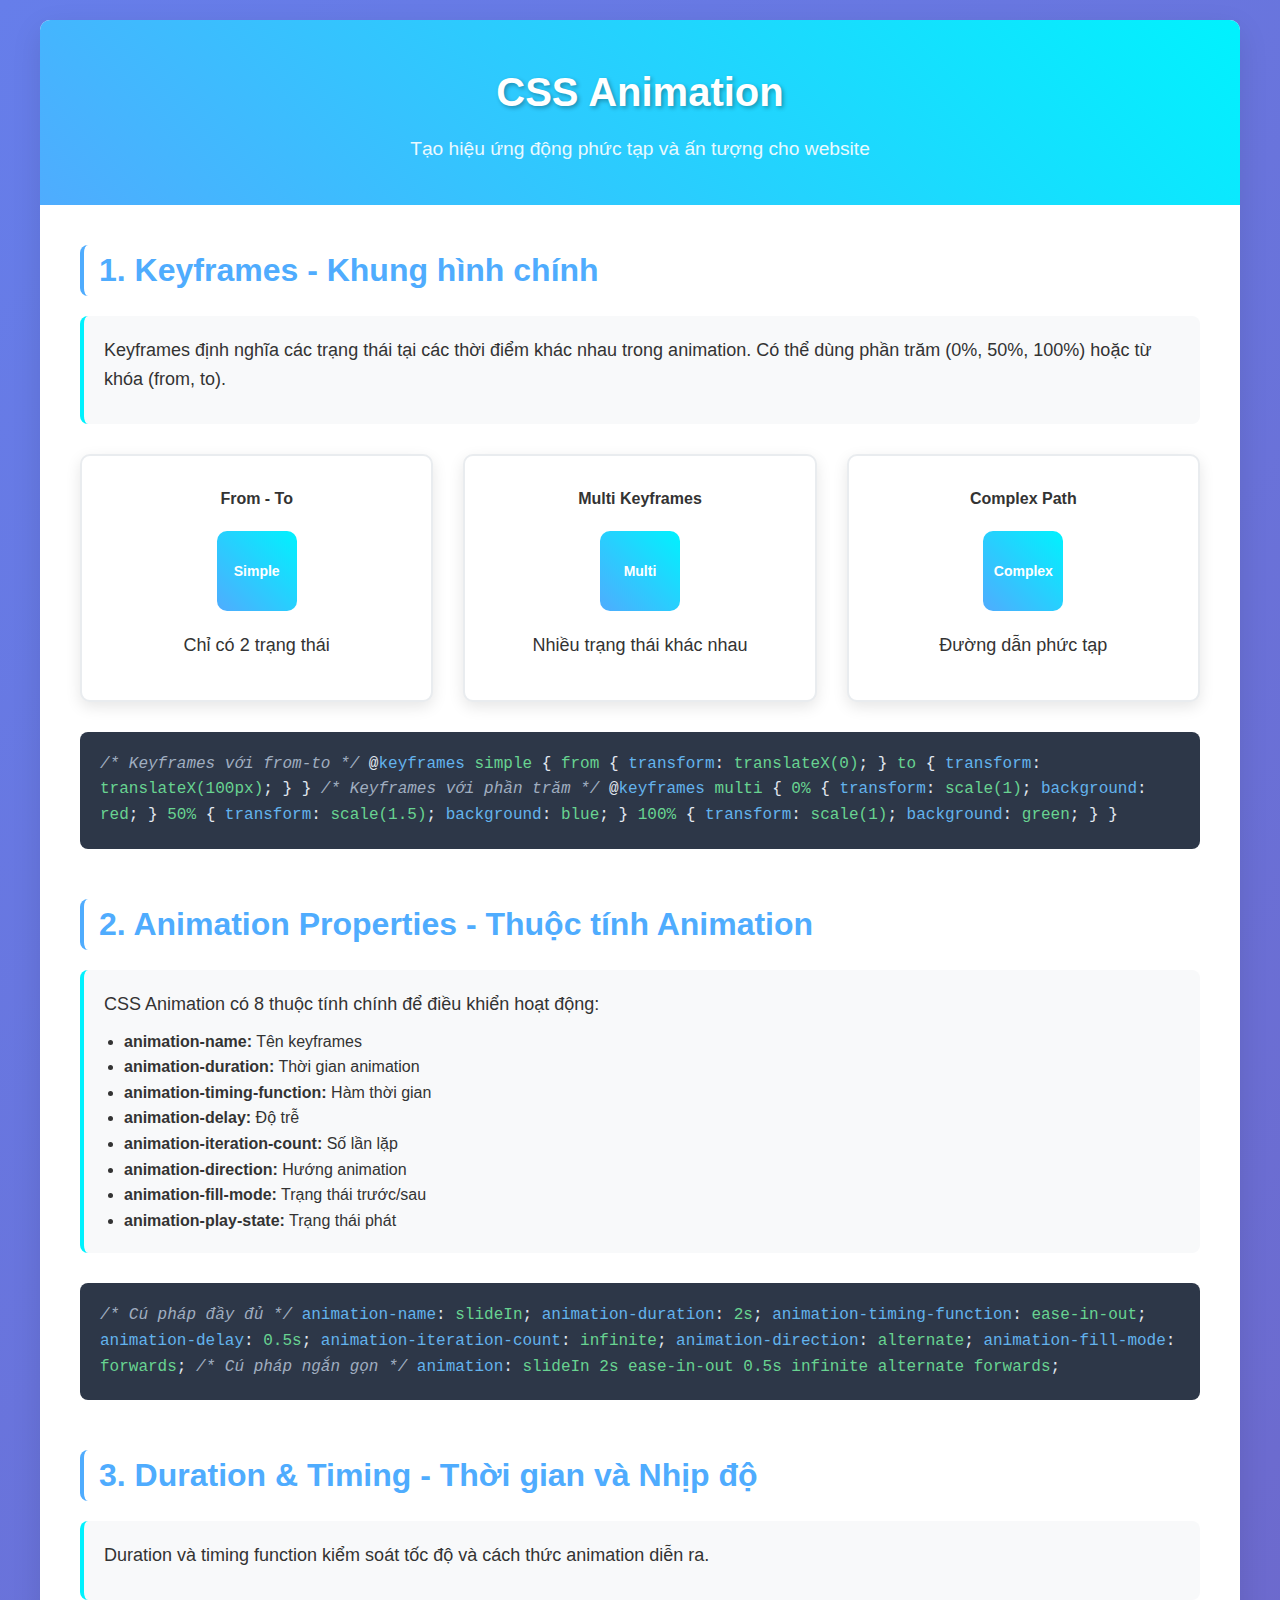
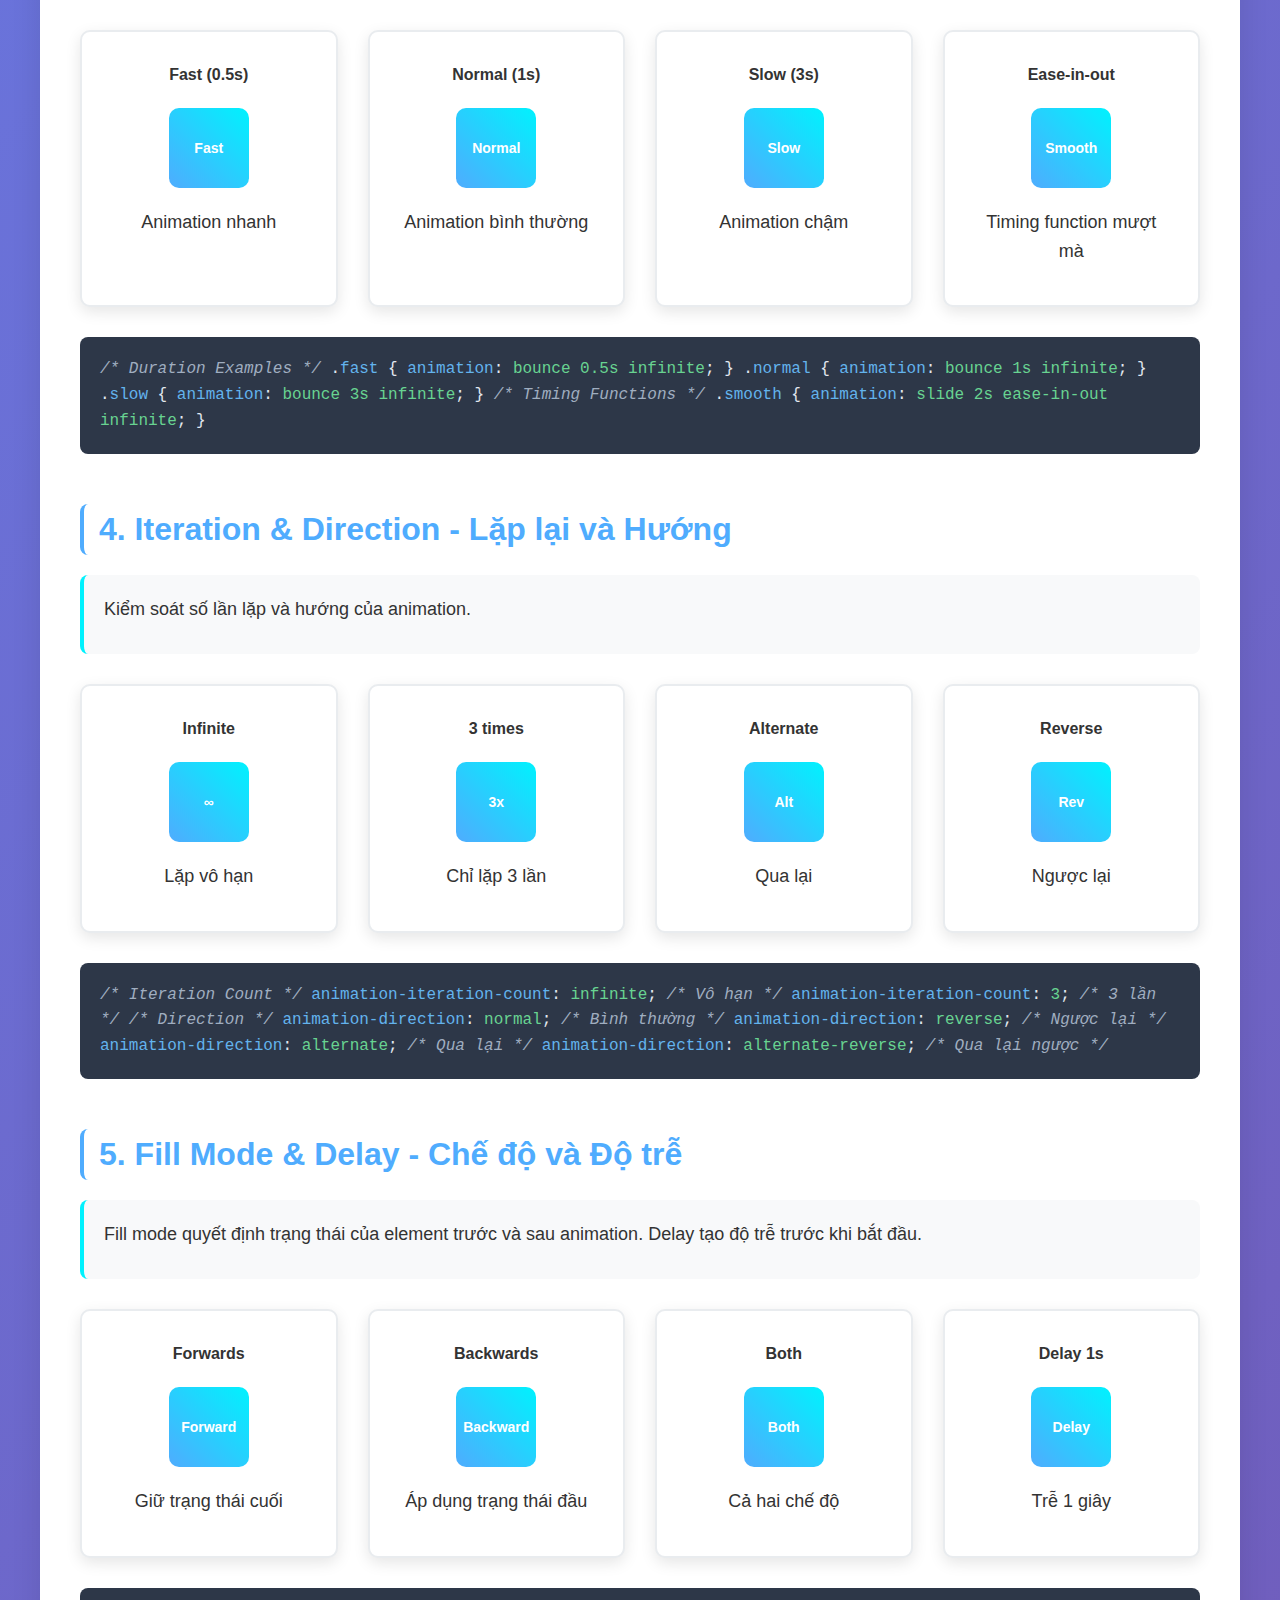
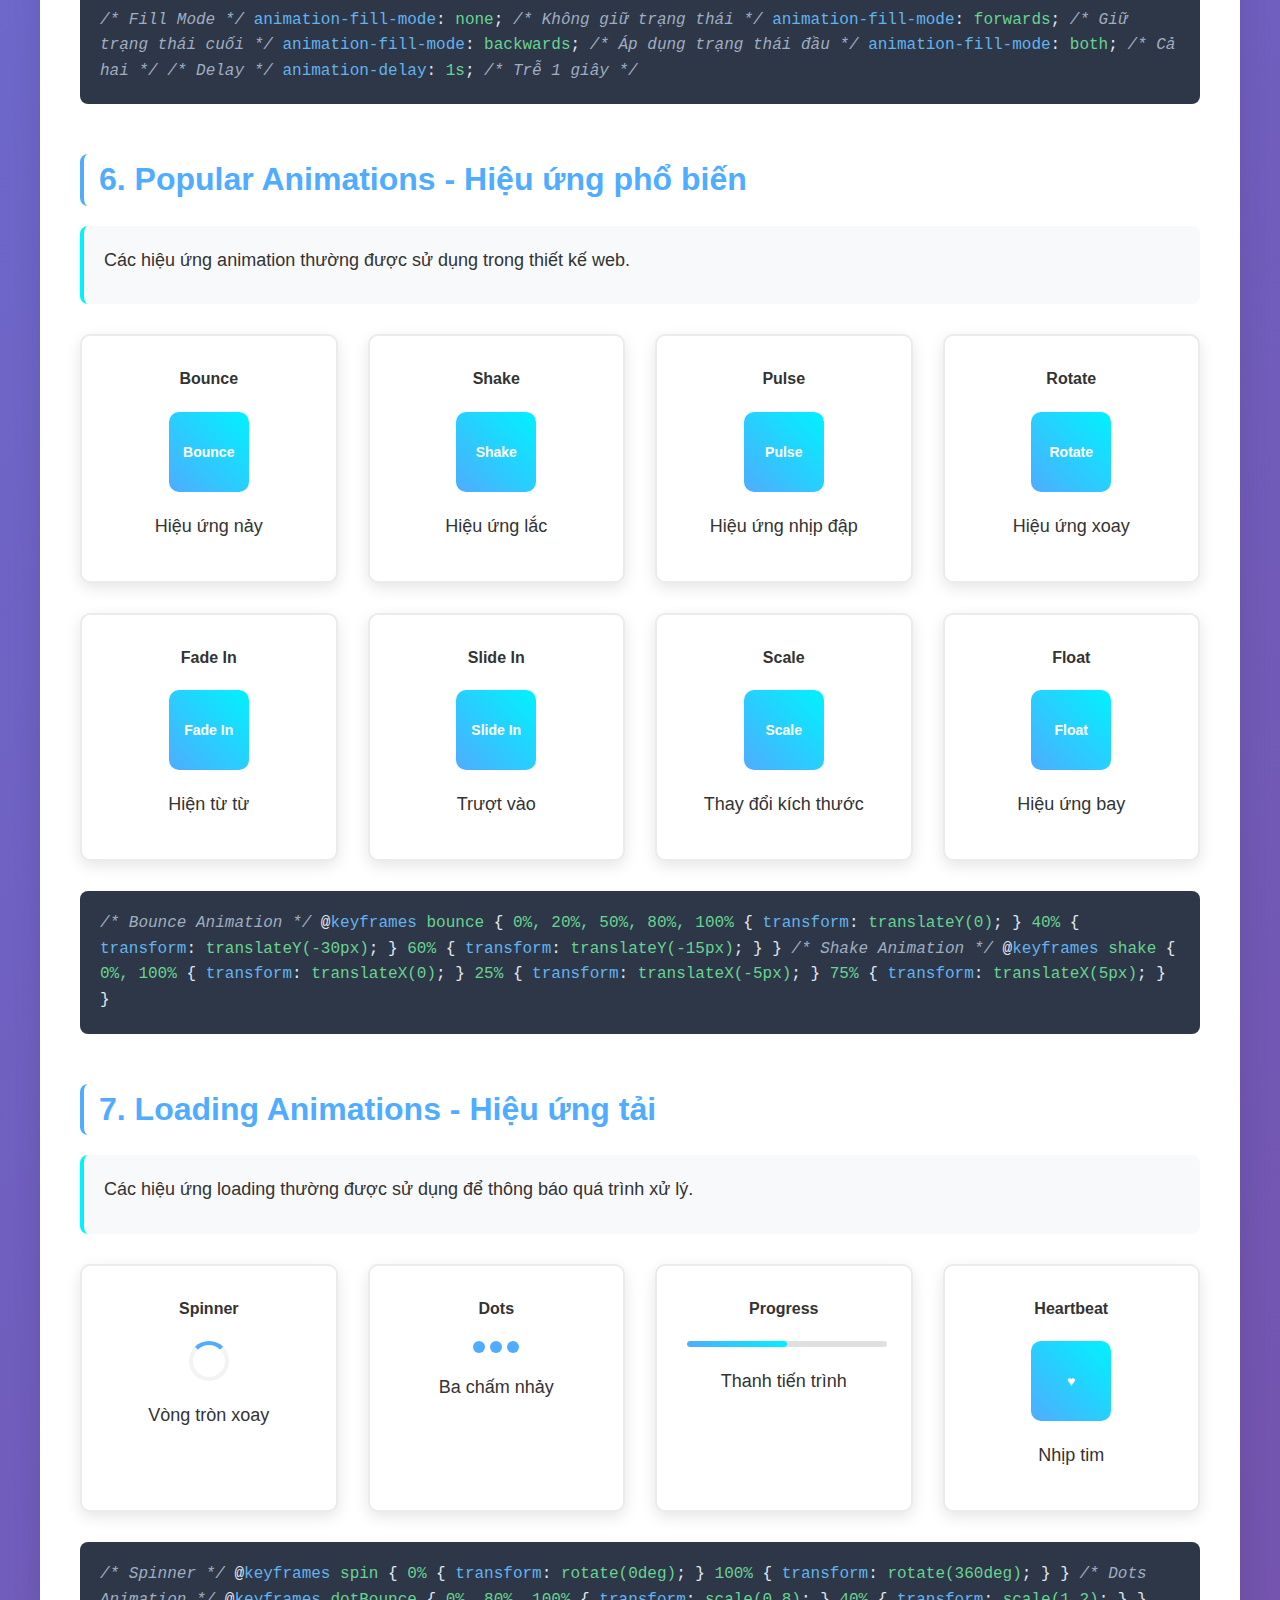
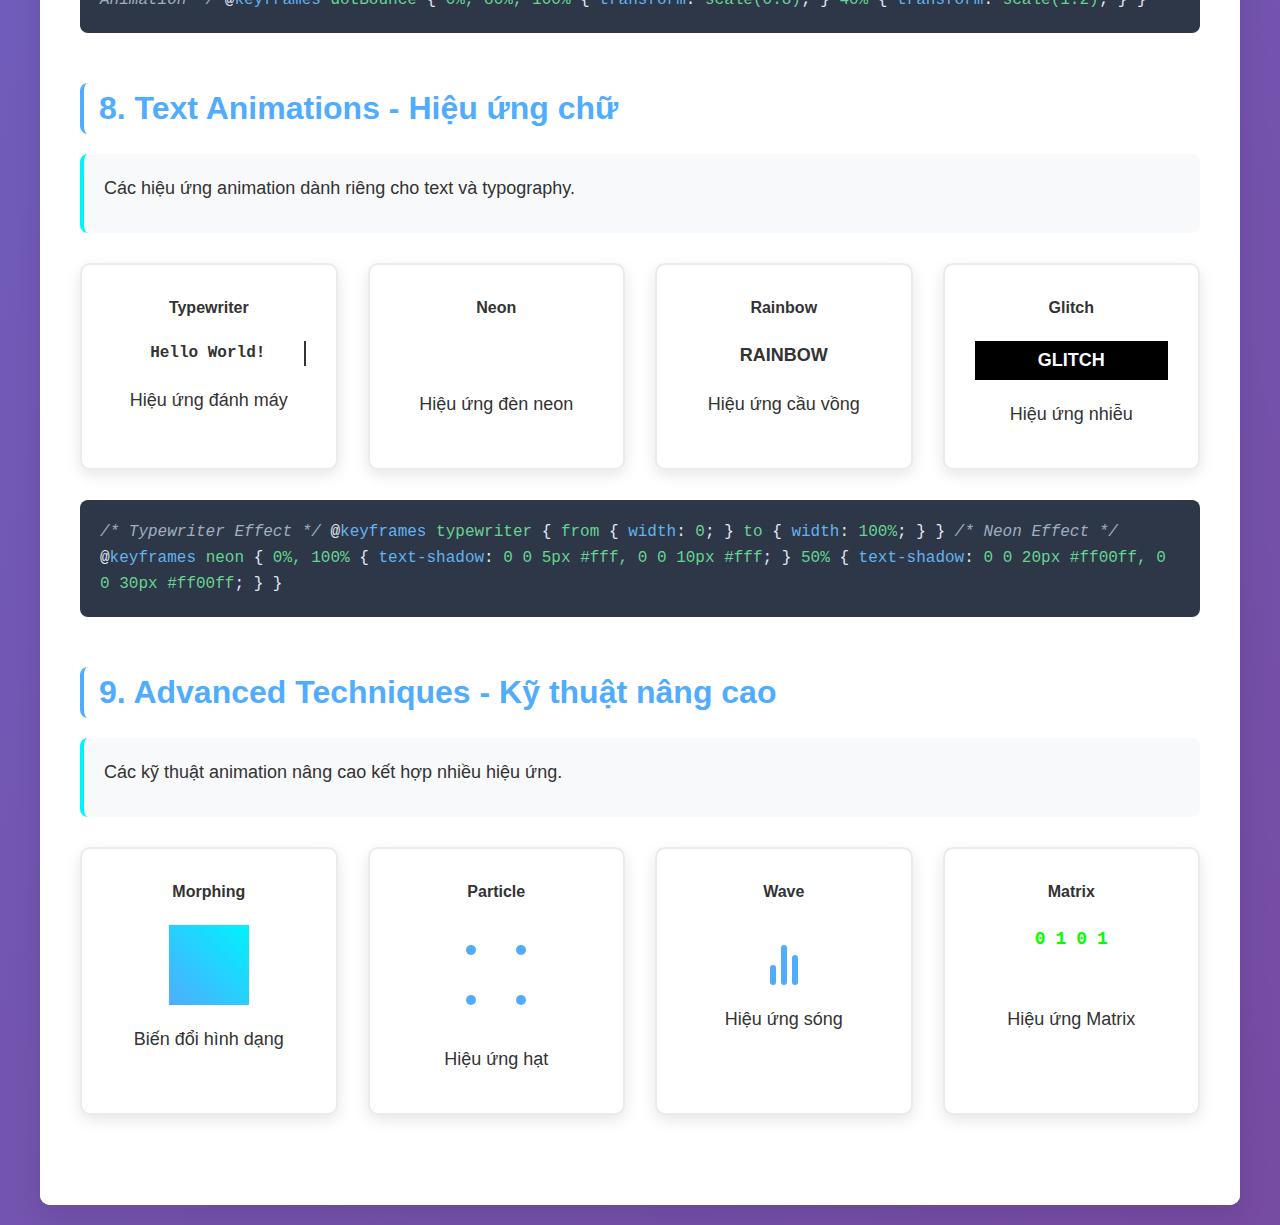
<file: animation.html>
<!DOCTYPE html>
<html lang="vi">
<head>
    <meta charset="UTF-8">
    <meta name="viewport" content="width=device-width, initial-scale=1.0">
    <title>CSS Animation - Hiệu ứng động</title>
    <link rel="stylesheet" href="styles/main.css">
</head>
<body class="animation-page">
    <div class="container">
        <div class="header">
            <h1>CSS Animation</h1>
            <p>Tạo hiệu ứng động phức tạp và ấn tượng cho website</p>
        </div>

        <div class="content">
            <!-- Keyframes -->
            <div class="section">
                <h2>1. Keyframes - Khung hình chính</h2>
                <div class="explanation">
                    <p>Keyframes định nghĩa các trạng thái tại các thời điểm khác nhau trong animation. Có thể dùng phần trăm (0%, 50%, 100%) hoặc từ khóa (from, to).</p>
                </div>

                <div class="demo-container">
                    <div class="demo-box">
                        <h4>From - To</h4>
                        <div class="demo-element keyframe-simple">Simple</div>
                        <p>Chỉ có 2 trạng thái</p>
                    </div>

                    <div class="demo-box">
                        <h4>Multi Keyframes</h4>
                        <div class="demo-element keyframe-multi">Multi</div>
                        <p>Nhiều trạng thái khác nhau</p>
                    </div>

                    <div class="demo-box">
                        <h4>Complex Path</h4>
                        <div class="demo-element keyframe-complex">Complex</div>
                        <p>Đường dẫn phức tạp</p>
                    </div>
                </div>

                <div class="code-example">
<span class="comment">/* Keyframes với from-to */</span>
@<span class="property">keyframes</span> <span class="value">simple</span> {
    <span class="value">from</span> { <span class="property">transform</span>: <span class="value">translateX(0)</span>; }
    <span class="value">to</span> { <span class="property">transform</span>: <span class="value">translateX(100px)</span>; }
}

<span class="comment">/* Keyframes với phần trăm */</span>
@<span class="property">keyframes</span> <span class="value">multi</span> {
    <span class="value">0%</span> { <span class="property">transform</span>: <span class="value">scale(1)</span>; <span class="property">background</span>: <span class="value">red</span>; }
    <span class="value">50%</span> { <span class="property">transform</span>: <span class="value">scale(1.5)</span>; <span class="property">background</span>: <span class="value">blue</span>; }
    <span class="value">100%</span> { <span class="property">transform</span>: <span class="value">scale(1)</span>; <span class="property">background</span>: <span class="value">green</span>; }
}
                </div>
            </div>

            <!-- Animation Properties -->
            <div class="section">
                <h2>2. Animation Properties - Thuộc tính Animation</h2>
                <div class="explanation">
                    <p>CSS Animation có 8 thuộc tính chính để điều khiển hoạt động:</p>
                    <ul style="margin-left: 20px; margin-top: 10px;">
                        <li><strong>animation-name:</strong> Tên keyframes</li>
                        <li><strong>animation-duration:</strong> Thời gian animation</li>
                        <li><strong>animation-timing-function:</strong> Hàm thời gian</li>
                        <li><strong>animation-delay:</strong> Độ trễ</li>
                        <li><strong>animation-iteration-count:</strong> Số lần lặp</li>
                        <li><strong>animation-direction:</strong> Hướng animation</li>
                        <li><strong>animation-fill-mode:</strong> Trạng thái trước/sau</li>
                        <li><strong>animation-play-state:</strong> Trạng thái phát</li>
                    </ul>
                </div>

                <div class="code-example">
<span class="comment">/* Cú pháp đầy đủ */</span>
<span class="property">animation-name</span>: <span class="value">slideIn</span>;
<span class="property">animation-duration</span>: <span class="value">2s</span>;
<span class="property">animation-timing-function</span>: <span class="value">ease-in-out</span>;
<span class="property">animation-delay</span>: <span class="value">0.5s</span>;
<span class="property">animation-iteration-count</span>: <span class="value">infinite</span>;
<span class="property">animation-direction</span>: <span class="value">alternate</span>;
<span class="property">animation-fill-mode</span>: <span class="value">forwards</span>;

<span class="comment">/* Cú pháp ngắn gọn */</span>
<span class="property">animation</span>: <span class="value">slideIn 2s ease-in-out 0.5s infinite alternate forwards</span>;
                </div>
            </div>

            <!-- Duration & Timing -->
            <div class="section">
                <h2>3. Duration & Timing - Thời gian và Nhịp độ</h2>
                <div class="explanation">
                    <p>Duration và timing function kiểm soát tốc độ và cách thức animation diễn ra.</p>
                </div>

                <div class="demo-container">
                    <div class="demo-box">
                        <h4>Fast (0.5s)</h4>
                        <div class="demo-element anim-duration-fast">Fast</div>
                        <p>Animation nhanh</p>
                    </div>

                    <div class="demo-box">
                        <h4>Normal (1s)</h4>
                        <div class="demo-element anim-duration-normal">Normal</div>
                        <p>Animation bình thường</p>
                    </div>

                    <div class="demo-box">
                        <h4>Slow (3s)</h4>
                        <div class="demo-element anim-duration-slow">Slow</div>
                        <p>Animation chậm</p>
                    </div>

                    <div class="demo-box">
                        <h4>Ease-in-out</h4>
                        <div class="demo-element anim-timing-ease">Smooth</div>
                        <p>Timing function mượt mà</p>
                    </div>
                </div>

                <div class="code-example">
<span class="comment">/* Duration Examples */</span>
.<span class="property">fast</span> { <span class="property">animation</span>: <span class="value">bounce 0.5s infinite</span>; }
.<span class="property">normal</span> { <span class="property">animation</span>: <span class="value">bounce 1s infinite</span>; }
.<span class="property">slow</span> { <span class="property">animation</span>: <span class="value">bounce 3s infinite</span>; }

<span class="comment">/* Timing Functions */</span>
.<span class="property">smooth</span> { <span class="property">animation</span>: <span class="value">slide 2s ease-in-out infinite</span>; }
                </div>
            </div>

            <!-- Iteration & Direction -->
            <div class="section">
                <h2>4. Iteration & Direction - Lặp lại và Hướng</h2>
                <div class="explanation">
                    <p>Kiểm soát số lần lặp và hướng của animation.</p>
                </div>

                <div class="demo-container">
                    <div class="demo-box">
                        <h4>Infinite</h4>
                        <div class="demo-element anim-infinite">∞</div>
                        <p>Lặp vô hạn</p>
                    </div>

                    <div class="demo-box">
                        <h4>3 times</h4>
                        <div class="demo-element anim-count-3">3x</div>
                        <p>Chỉ lặp 3 lần</p>
                    </div>

                    <div class="demo-box">
                        <h4>Alternate</h4>
                        <div class="demo-element anim-alternate">Alt</div>
                        <p>Qua lại</p>
                    </div>

                    <div class="demo-box">
                        <h4>Reverse</h4>
                        <div class="demo-element anim-reverse">Rev</div>
                        <p>Ngược lại</p>
                    </div>
                </div>

                <div class="code-example">
<span class="comment">/* Iteration Count */</span>
<span class="property">animation-iteration-count</span>: <span class="value">infinite</span>; <span class="comment">/* Vô hạn */</span>
<span class="property">animation-iteration-count</span>: <span class="value">3</span>; <span class="comment">/* 3 lần */</span>

<span class="comment">/* Direction */</span>
<span class="property">animation-direction</span>: <span class="value">normal</span>; <span class="comment">/* Bình thường */</span>
<span class="property">animation-direction</span>: <span class="value">reverse</span>; <span class="comment">/* Ngược lại */</span>
<span class="property">animation-direction</span>: <span class="value">alternate</span>; <span class="comment">/* Qua lại */</span>
<span class="property">animation-direction</span>: <span class="value">alternate-reverse</span>; <span class="comment">/* Qua lại ngược */</span>
                </div>
            </div>

            <!-- Fill Mode & Delay -->
            <div class="section">
                <h2>5. Fill Mode & Delay - Chế độ và Độ trễ</h2>
                <div class="explanation">
                    <p>Fill mode quyết định trạng thái của element trước và sau animation. Delay tạo độ trễ trước khi bắt đầu.</p>
                </div>

                <div class="demo-container">
                    <div class="demo-box">
                        <h4>Forwards</h4>
                        <div class="demo-element anim-forwards">Forward</div>
                        <p>Giữ trạng thái cuối</p>
                    </div>

                    <div class="demo-box">
                        <h4>Backwards</h4>
                        <div class="demo-element anim-backwards">Backward</div>
                        <p>Áp dụng trạng thái đầu</p>
                    </div>

                    <div class="demo-box">
                        <h4>Both</h4>
                        <div class="demo-element anim-both">Both</div>
                        <p>Cả hai chế độ</p>
                    </div>

                    <div class="demo-box">
                        <h4>Delay 1s</h4>
                        <div class="demo-element anim-delay">Delay</div>
                        <p>Trễ 1 giây</p>
                    </div>
                </div>

                <div class="code-example">
<span class="comment">/* Fill Mode */</span>
<span class="property">animation-fill-mode</span>: <span class="value">none</span>; <span class="comment">/* Không giữ trạng thái */</span>
<span class="property">animation-fill-mode</span>: <span class="value">forwards</span>; <span class="comment">/* Giữ trạng thái cuối */</span>
<span class="property">animation-fill-mode</span>: <span class="value">backwards</span>; <span class="comment">/* Áp dụng trạng thái đầu */</span>
<span class="property">animation-fill-mode</span>: <span class="value">both</span>; <span class="comment">/* Cả hai */</span>

<span class="comment">/* Delay */</span>
<span class="property">animation-delay</span>: <span class="value">1s</span>; <span class="comment">/* Trễ 1 giây */</span>
                </div>
            </div>

            <!-- Popular Animations -->
            <div class="section">
                <h2>6. Popular Animations - Hiệu ứng phổ biến</h2>
                <div class="explanation">
                    <p>Các hiệu ứng animation thường được sử dụng trong thiết kế web.</p>
                </div>

                <div class="demo-container">
                    <div class="demo-box">
                        <h4>Bounce</h4>
                        <div class="demo-element anim-bounce">Bounce</div>
                        <p>Hiệu ứng nảy</p>
                    </div>

                    <div class="demo-box">
                        <h4>Shake</h4>
                        <div class="demo-element anim-shake">Shake</div>
                        <p>Hiệu ứng lắc</p>
                    </div>

                    <div class="demo-box">
                        <h4>Pulse</h4>
                        <div class="demo-element anim-pulse">Pulse</div>
                        <p>Hiệu ứng nhịp đập</p>
                    </div>

                    <div class="demo-box">
                        <h4>Rotate</h4>
                        <div class="demo-element anim-rotate">Rotate</div>
                        <p>Hiệu ứng xoay</p>
                    </div>

                    <div class="demo-box">
                        <h4>Fade In</h4>
                        <div class="demo-element anim-fadeIn">Fade In</div>
                        <p>Hiện từ từ</p>
                    </div>

                    <div class="demo-box">
                        <h4>Slide In</h4>
                        <div class="demo-element anim-slideIn">Slide In</div>
                        <p>Trượt vào</p>
                    </div>

                    <div class="demo-box">
                        <h4>Scale</h4>
                        <div class="demo-element anim-scale">Scale</div>
                        <p>Thay đổi kích thước</p>
                    </div>

                    <div class="demo-box">
                        <h4>Float</h4>
                        <div class="demo-element anim-float">Float</div>
                        <p>Hiệu ứng bay</p>
                    </div>
                </div>

                <div class="code-example">
<span class="comment">/* Bounce Animation */</span>
@<span class="property">keyframes</span> <span class="value">bounce</span> {
    <span class="value">0%, 20%, 50%, 80%, 100%</span> { <span class="property">transform</span>: <span class="value">translateY(0)</span>; }
    <span class="value">40%</span> { <span class="property">transform</span>: <span class="value">translateY(-30px)</span>; }
    <span class="value">60%</span> { <span class="property">transform</span>: <span class="value">translateY(-15px)</span>; }
}

<span class="comment">/* Shake Animation */</span>
@<span class="property">keyframes</span> <span class="value">shake</span> {
    <span class="value">0%, 100%</span> { <span class="property">transform</span>: <span class="value">translateX(0)</span>; }
    <span class="value">25%</span> { <span class="property">transform</span>: <span class="value">translateX(-5px)</span>; }
    <span class="value">75%</span> { <span class="property">transform</span>: <span class="value">translateX(5px)</span>; }
}
                </div>
            </div>

            <!-- Loading Animations -->
            <div class="section">
                <h2>7. Loading Animations - Hiệu ứng tải</h2>
                <div class="explanation">
                    <p>Các hiệu ứng loading thường được sử dụng để thông báo quá trình xử lý.</p>
                </div>

                <div class="demo-container">
                    <div class="demo-box">
                        <h4>Spinner</h4>
                        <div class="demo-spinner"></div>
                        <p>Vòng tròn xoay</p>
                    </div>

                    <div class="demo-box">
                        <h4>Dots</h4>
                        <div class="demo-dots">
                            <div class="dot"></div>
                            <div class="dot"></div>
                            <div class="dot"></div>
                        </div>
                        <p>Ba chấm nhảy</p>
                    </div>

                    <div class="demo-box">
                        <h4>Progress</h4>
                        <div class="demo-progress-anim">
                            <div class="progress-bar"></div>
                        </div>
                        <p>Thanh tiến trình</p>
                    </div>

                    <div class="demo-box">
                        <h4>Heartbeat</h4>
                        <div class="demo-element anim-heartbeat">♥</div>
                        <p>Nhịp tim</p>
                    </div>
                </div>

                <div class="code-example">
<span class="comment">/* Spinner */</span>
@<span class="property">keyframes</span> <span class="value">spin</span> {
    <span class="value">0%</span> { <span class="property">transform</span>: <span class="value">rotate(0deg)</span>; }
    <span class="value">100%</span> { <span class="property">transform</span>: <span class="value">rotate(360deg)</span>; }
}

<span class="comment">/* Dots Animation */</span>
@<span class="property">keyframes</span> <span class="value">dotBounce</span> {
    <span class="value">0%, 80%, 100%</span> { <span class="property">transform</span>: <span class="value">scale(0.8)</span>; }
    <span class="value">40%</span> { <span class="property">transform</span>: <span class="value">scale(1.2)</span>; }
}
                </div>
            </div>

            <!-- Text Animations -->
            <div class="section">
                <h2>8. Text Animations - Hiệu ứng chữ</h2>
                <div class="explanation">
                    <p>Các hiệu ứng animation dành riêng cho text và typography.</p>
                </div>

                <div class="demo-container">
                    <div class="demo-box">
                        <h4>Typewriter</h4>
                        <div class="text-typewriter">Hello World!</div>
                        <p>Hiệu ứng đánh máy</p>
                    </div>

                    <div class="demo-box">
                        <h4>Neon</h4>
                        <div class="text-neon">NEON TEXT</div>
                        <p>Hiệu ứng đèn neon</p>
                    </div>

                    <div class="demo-box">
                        <h4>Rainbow</h4>
                        <div class="text-rainbow">RAINBOW</div>
                        <p>Hiệu ứng cầu vồng</p>
                    </div>

                    <div class="demo-box">
                        <h4>Glitch</h4>
                        <div class="text-glitch" data-text="GLITCH">GLITCH</div>
                        <p>Hiệu ứng nhiễu</p>
                    </div>
                </div>

                <div class="code-example">
<span class="comment">/* Typewriter Effect */</span>
@<span class="property">keyframes</span> <span class="value">typewriter</span> {
    <span class="value">from</span> { <span class="property">width</span>: <span class="value">0</span>; }
    <span class="value">to</span> { <span class="property">width</span>: <span class="value">100%</span>; }
}

<span class="comment">/* Neon Effect */</span>
@<span class="property">keyframes</span> <span class="value">neon</span> {
    <span class="value">0%, 100%</span> { <span class="property">text-shadow</span>: <span class="value">0 0 5px #fff, 0 0 10px #fff</span>; }
    <span class="value">50%</span> { <span class="property">text-shadow</span>: <span class="value">0 0 20px #ff00ff, 0 0 30px #ff00ff</span>; }
}
                </div>
            </div>

            <!-- Advanced Techniques -->
            <div class="section">
                <h2>9. Advanced Techniques - Kỹ thuật nâng cao</h2>
                <div class="explanation">
                    <p>Các kỹ thuật animation nâng cao kết hợp nhiều hiệu ứng.</p>
                </div>

                <div class="demo-container">
                    <div class="demo-box">
                        <h4>Morphing</h4>
                        <div class="demo-morph"></div>
                        <p>Biến đổi hình dạng</p>
                    </div>

                    <div class="demo-box">
                        <h4>Particle</h4>
                        <div class="demo-particle">
                            <div class="particle"></div>
                            <div class="particle"></div>
                            <div class="particle"></div>
                            <div class="particle"></div>
                        </div>
                        <p>Hiệu ứng hạt</p>
                    </div>

                    <div class="demo-box">
                        <h4>Wave</h4>
                        <div class="demo-wave">
                            <div class="wave-line"></div>
                            <div class="wave-line"></div>
                            <div class="wave-line"></div>
                        </div>
                        <p>Hiệu ứng sóng</p>
                    </div>

                    <div class="demo-box">
                        <h4>Matrix</h4>
                        <div class="demo-matrix">
                            <div class="matrix-char">0</div>
                            <div class="matrix-char">1</div>
                            <div class="matrix-char">0</div>
                            <div class="matrix-char">1</div>
                        </div>
                        <p>Hiệu ứng Matrix</p>
                    </div>
                </div>
            </div>

        </div>
    </div>
</body>
</html>
</file>
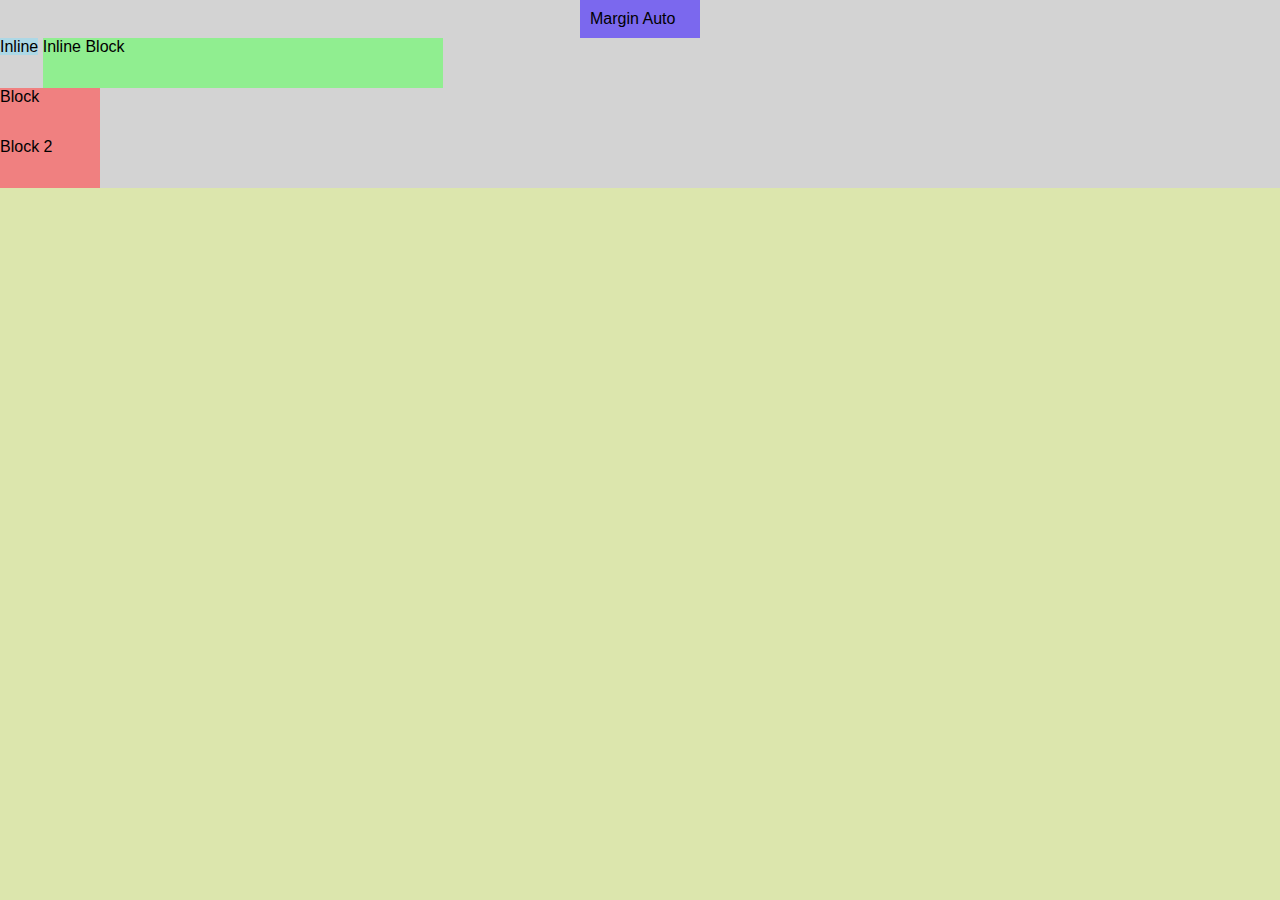
<file: display.html>
<!DOCTYPE html>
<html lang="vi">
	<head>
		<meta charset="UTF-8">
		<meta name="viewport" content="width=device-width, initial-scale=1">
		<title>Draw Your Life - Position</title>
		<link rel="stylesheet" href="styles/style-css.css"> 
	</head>
	<body style="padding: 0;">
		<div id="display-container">
			<div class="margin-auto">Margin Auto</div>
			<div id="display-inline" class="display-item">Inline</div>
			<div id="display-inline-block" class="display-item">Inline Block</div>
			<div id="display-block" class="display-item">Block</div>
			<div id="display-block" class="display-item">Block 2</div>
			<div id="display-none" class="display-item">None</div>
		</div>
	</body>
</html>
</file>
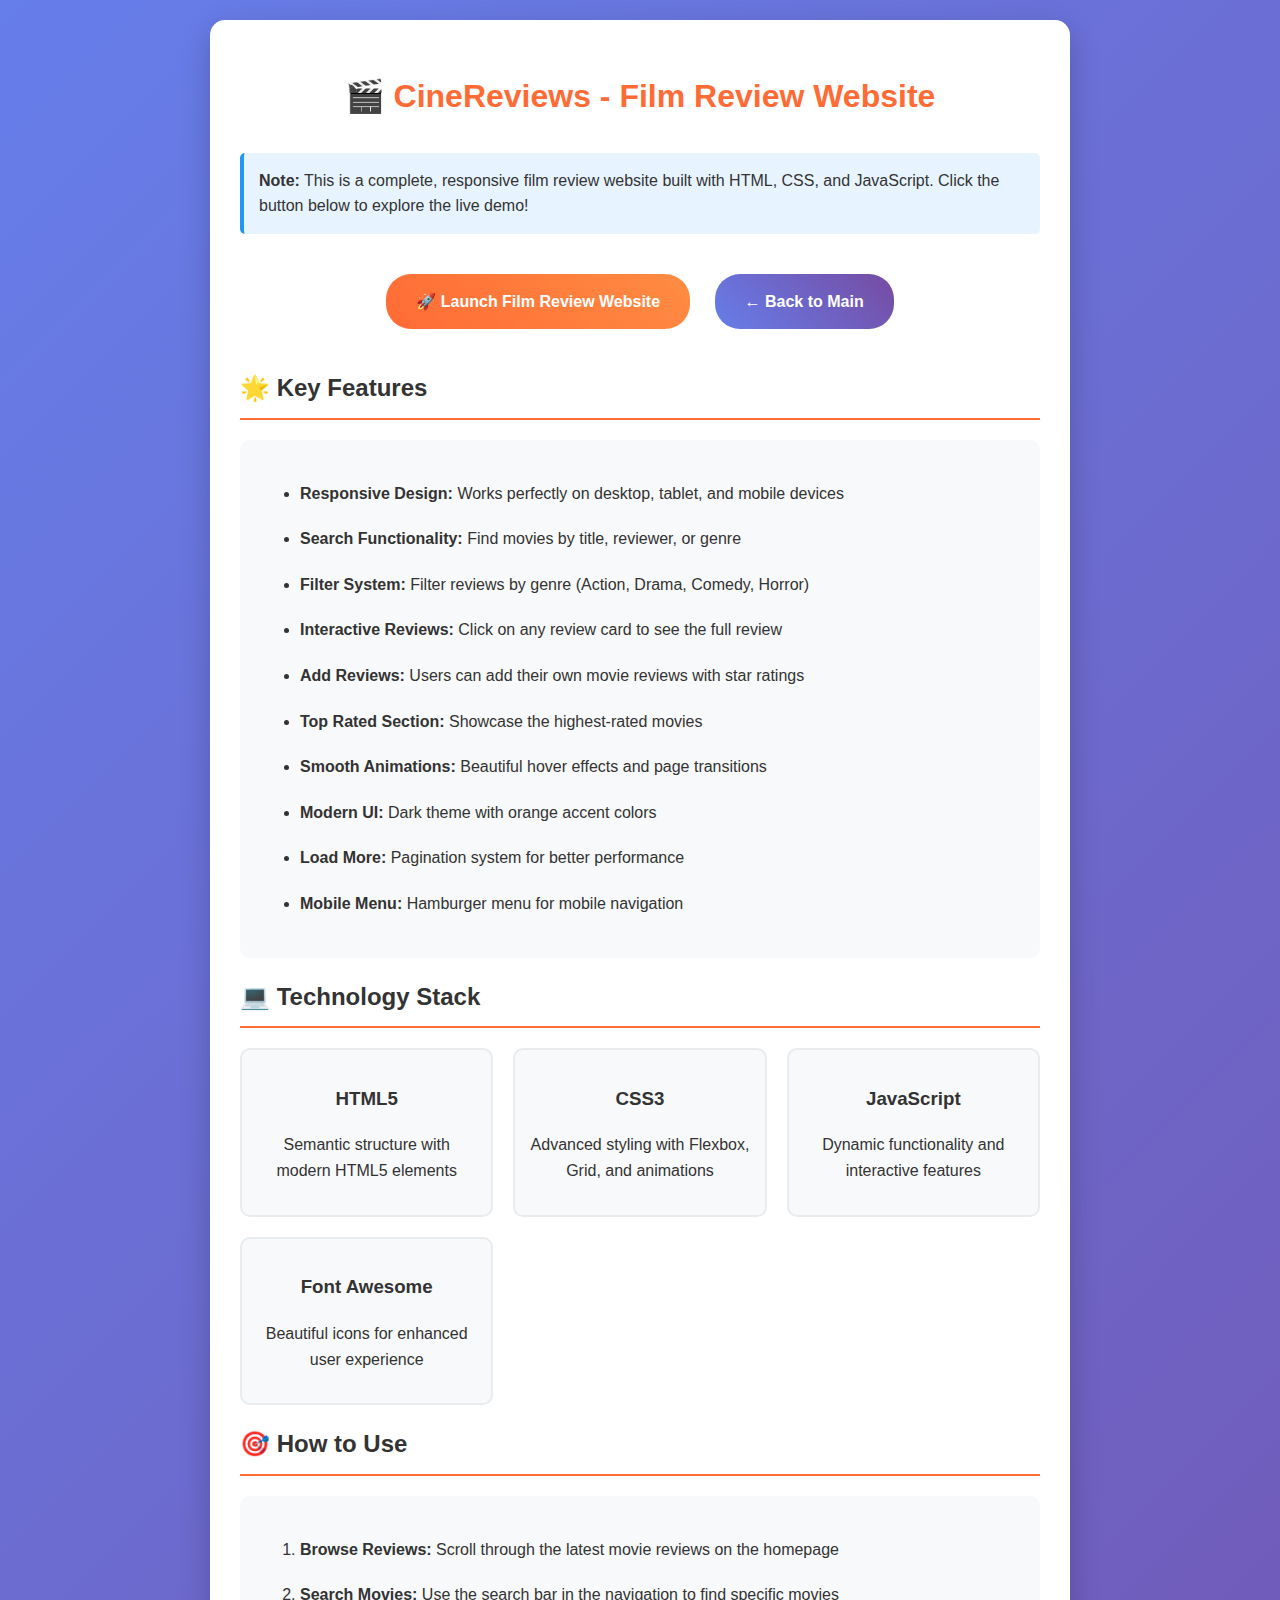
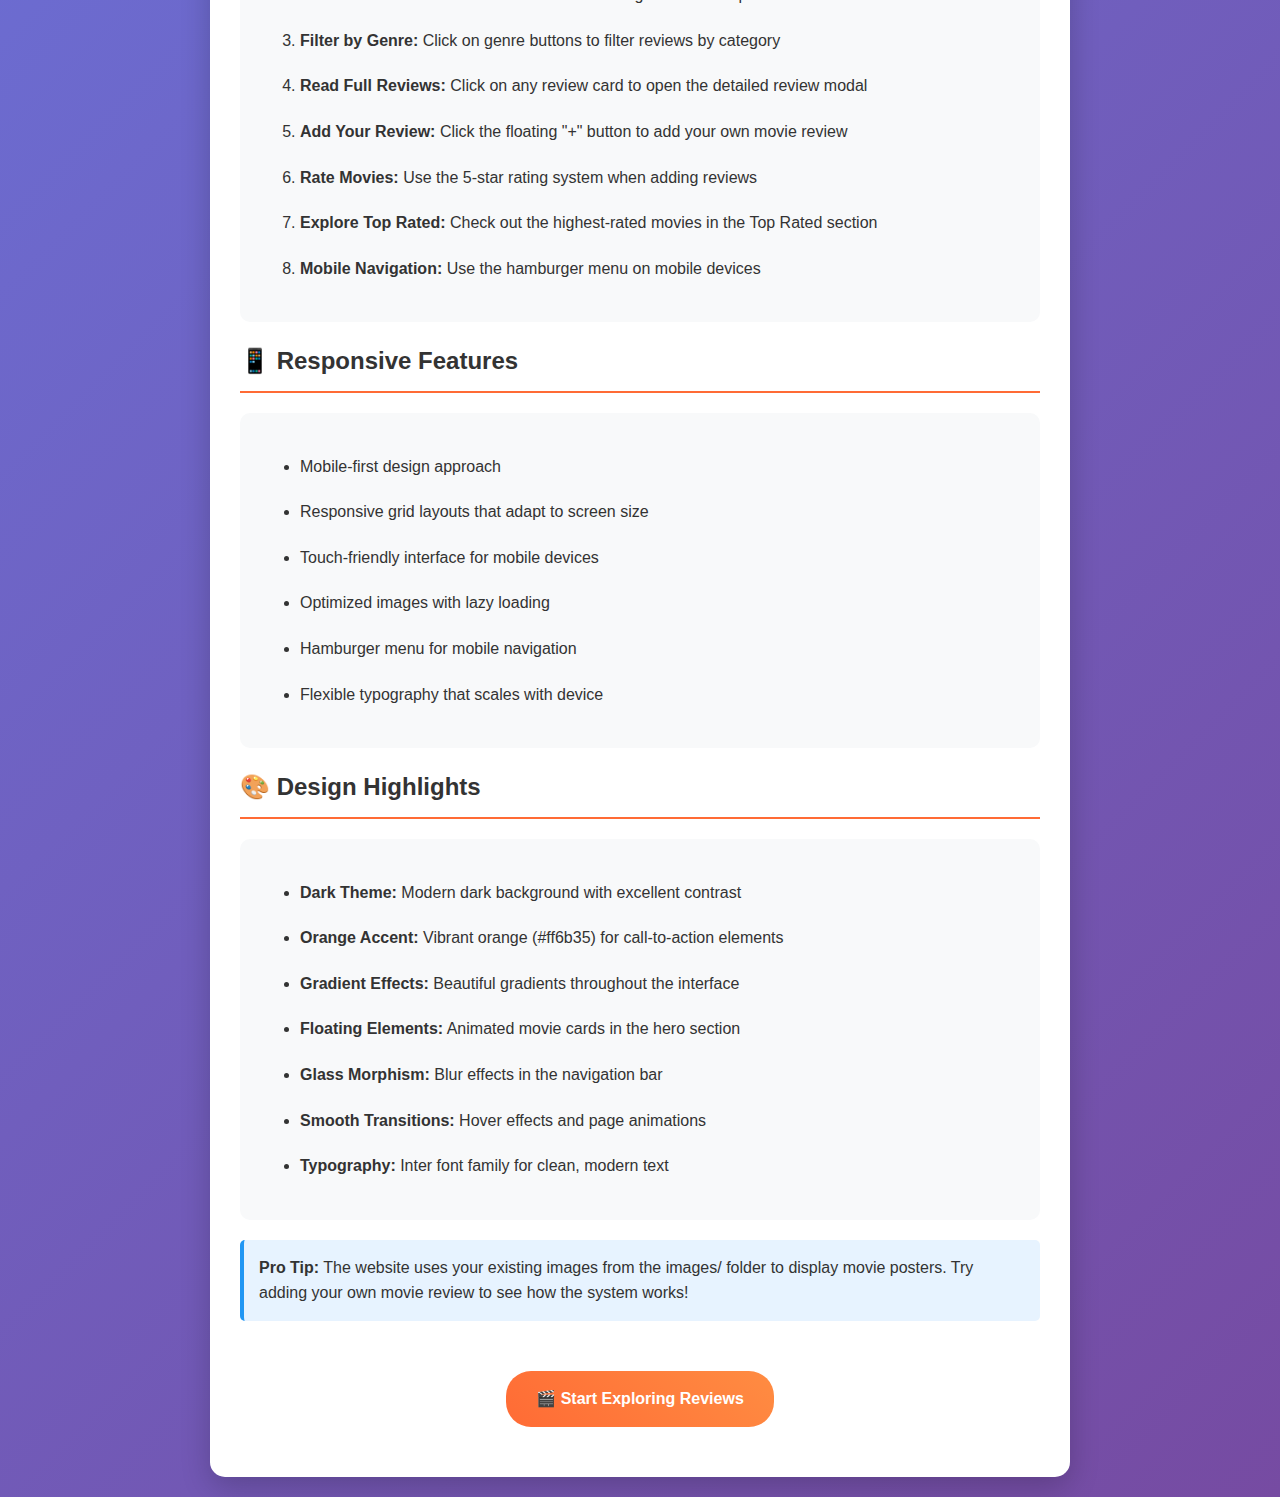
<file: film-review-demo.html>
<!DOCTYPE html>
<html lang="en">
<head>
    <meta charset="UTF-8">
    <meta name="viewport" content="width=device-width, initial-scale=1.0">
    <title>Film Review Website - Demo Guide</title>
    <style>
        body {
            font-family: 'Arial', sans-serif;
            line-height: 1.6;
            margin: 0;
            padding: 20px;
            background: linear-gradient(135deg, #667eea 0%, #764ba2 100%);
            color: #333;
        }
        .container {
            max-width: 800px;
            margin: 0 auto;
            background: white;
            padding: 30px;
            border-radius: 15px;
            box-shadow: 0 10px 30px rgba(0,0,0,0.2);
        }
        h1 {
            color: #ff6b35;
            text-align: center;
            margin-bottom: 30px;
        }
        h2 {
            color: #333;
            border-bottom: 2px solid #ff6b35;
            padding-bottom: 10px;
        }
        .feature-list {
            background: #f8f9fa;
            padding: 20px;
            border-radius: 10px;
            margin: 20px 0;
        }
        .feature-list li {
            margin: 10px 0;
            padding: 5px 0;
        }
        .demo-btn {
            display: inline-block;
            background: linear-gradient(45deg, #ff6b35, #ff8c42);
            color: white;
            padding: 15px 30px;
            text-decoration: none;
            border-radius: 25px;
            font-weight: bold;
            text-align: center;
            margin: 20px 10px;
            transition: transform 0.3s ease;
        }
        .demo-btn:hover {
            transform: translateY(-2px);
        }
        .tech-stack {
            display: grid;
            grid-template-columns: repeat(auto-fit, minmax(200px, 1fr));
            gap: 20px;
            margin: 20px 0;
        }
        .tech-item {
            background: #f8f9fa;
            padding: 15px;
            border-radius: 10px;
            text-align: center;
            border: 2px solid #e9ecef;
        }
        .screenshots {
            text-align: center;
            margin: 30px 0;
        }
        .note {
            background: #e7f3ff;
            border-left: 4px solid #2196F3;
            padding: 15px;
            margin: 20px 0;
            border-radius: 5px;
        }
    </style>
</head>
<body>
    <div class="container">
        <h1>🎬 CineReviews - Film Review Website</h1>
        
        <div class="note">
            <strong>Note:</strong> This is a complete, responsive film review website built with HTML, CSS, and JavaScript. Click the button below to explore the live demo!
        </div>

        <div style="text-align: center;">
            <a href="./film-review.html" class="demo-btn">🚀 Launch Film Review Website</a>
            <a href="./index.html" class="demo-btn" style="background: linear-gradient(45deg, #667eea, #764ba2);">← Back to Main</a>
        </div>

        <h2>🌟 Key Features</h2>
        <div class="feature-list">
            <ul>
                <li><strong>Responsive Design:</strong> Works perfectly on desktop, tablet, and mobile devices</li>
                <li><strong>Search Functionality:</strong> Find movies by title, reviewer, or genre</li>
                <li><strong>Filter System:</strong> Filter reviews by genre (Action, Drama, Comedy, Horror)</li>
                <li><strong>Interactive Reviews:</strong> Click on any review card to see the full review</li>
                <li><strong>Add Reviews:</strong> Users can add their own movie reviews with star ratings</li>
                <li><strong>Top Rated Section:</strong> Showcase the highest-rated movies</li>
                <li><strong>Smooth Animations:</strong> Beautiful hover effects and page transitions</li>
                <li><strong>Modern UI:</strong> Dark theme with orange accent colors</li>
                <li><strong>Load More:</strong> Pagination system for better performance</li>
                <li><strong>Mobile Menu:</strong> Hamburger menu for mobile navigation</li>
            </ul>
        </div>

        <h2>💻 Technology Stack</h2>
        <div class="tech-stack">
            <div class="tech-item">
                <h3>HTML5</h3>
                <p>Semantic structure with modern HTML5 elements</p>
            </div>
            <div class="tech-item">
                <h3>CSS3</h3>
                <p>Advanced styling with Flexbox, Grid, and animations</p>
            </div>
            <div class="tech-item">
                <h3>JavaScript</h3>
                <p>Dynamic functionality and interactive features</p>
            </div>
            <div class="tech-item">
                <h3>Font Awesome</h3>
                <p>Beautiful icons for enhanced user experience</p>
            </div>
        </div>

        <h2>🎯 How to Use</h2>
        <div class="feature-list">
            <ol>
                <li><strong>Browse Reviews:</strong> Scroll through the latest movie reviews on the homepage</li>
                <li><strong>Search Movies:</strong> Use the search bar in the navigation to find specific movies</li>
                <li><strong>Filter by Genre:</strong> Click on genre buttons to filter reviews by category</li>
                <li><strong>Read Full Reviews:</strong> Click on any review card to open the detailed review modal</li>
                <li><strong>Add Your Review:</strong> Click the floating "+" button to add your own movie review</li>
                <li><strong>Rate Movies:</strong> Use the 5-star rating system when adding reviews</li>
                <li><strong>Explore Top Rated:</strong> Check out the highest-rated movies in the Top Rated section</li>
                <li><strong>Mobile Navigation:</strong> Use the hamburger menu on mobile devices</li>
            </ol>
        </div>

        <h2>📱 Responsive Features</h2>
        <div class="feature-list">
            <ul>
                <li>Mobile-first design approach</li>
                <li>Responsive grid layouts that adapt to screen size</li>
                <li>Touch-friendly interface for mobile devices</li>
                <li>Optimized images with lazy loading</li>
                <li>Hamburger menu for mobile navigation</li>
                <li>Flexible typography that scales with device</li>
            </ul>
        </div>

        <h2>🎨 Design Highlights</h2>
        <div class="feature-list">
            <ul>
                <li><strong>Dark Theme:</strong> Modern dark background with excellent contrast</li>
                <li><strong>Orange Accent:</strong> Vibrant orange (#ff6b35) for call-to-action elements</li>
                <li><strong>Gradient Effects:</strong> Beautiful gradients throughout the interface</li>
                <li><strong>Floating Elements:</strong> Animated movie cards in the hero section</li>
                <li><strong>Glass Morphism:</strong> Blur effects in the navigation bar</li>
                <li><strong>Smooth Transitions:</strong> Hover effects and page animations</li>
                <li><strong>Typography:</strong> Inter font family for clean, modern text</li>
            </ul>
        </div>

        <div class="note">
            <strong>Pro Tip:</strong> The website uses your existing images from the images/ folder to display movie posters. Try adding your own movie review to see how the system works!
        </div>

        <div style="text-align: center; margin-top: 30px;">
            <a href="./film-review.html" class="demo-btn">🎬 Start Exploring Reviews</a>
        </div>
    </div>
</body>
</html>
</file>
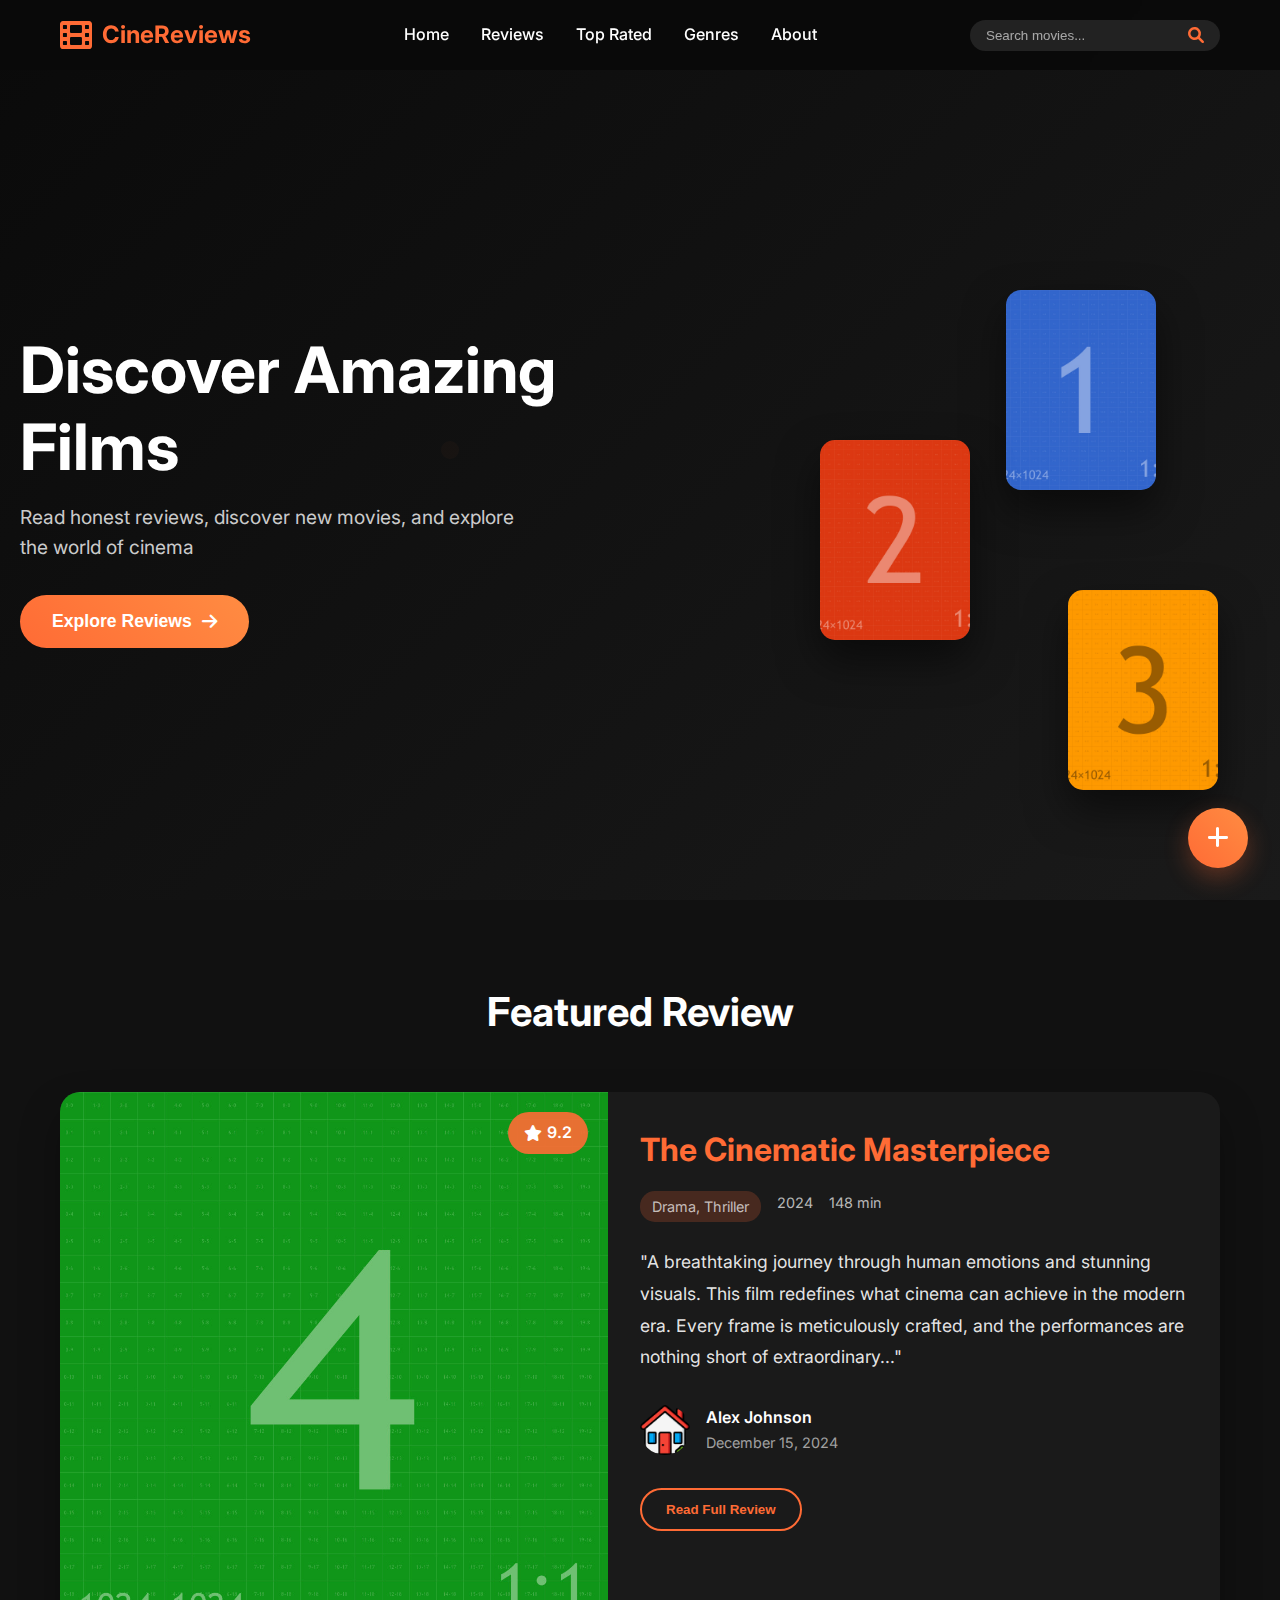
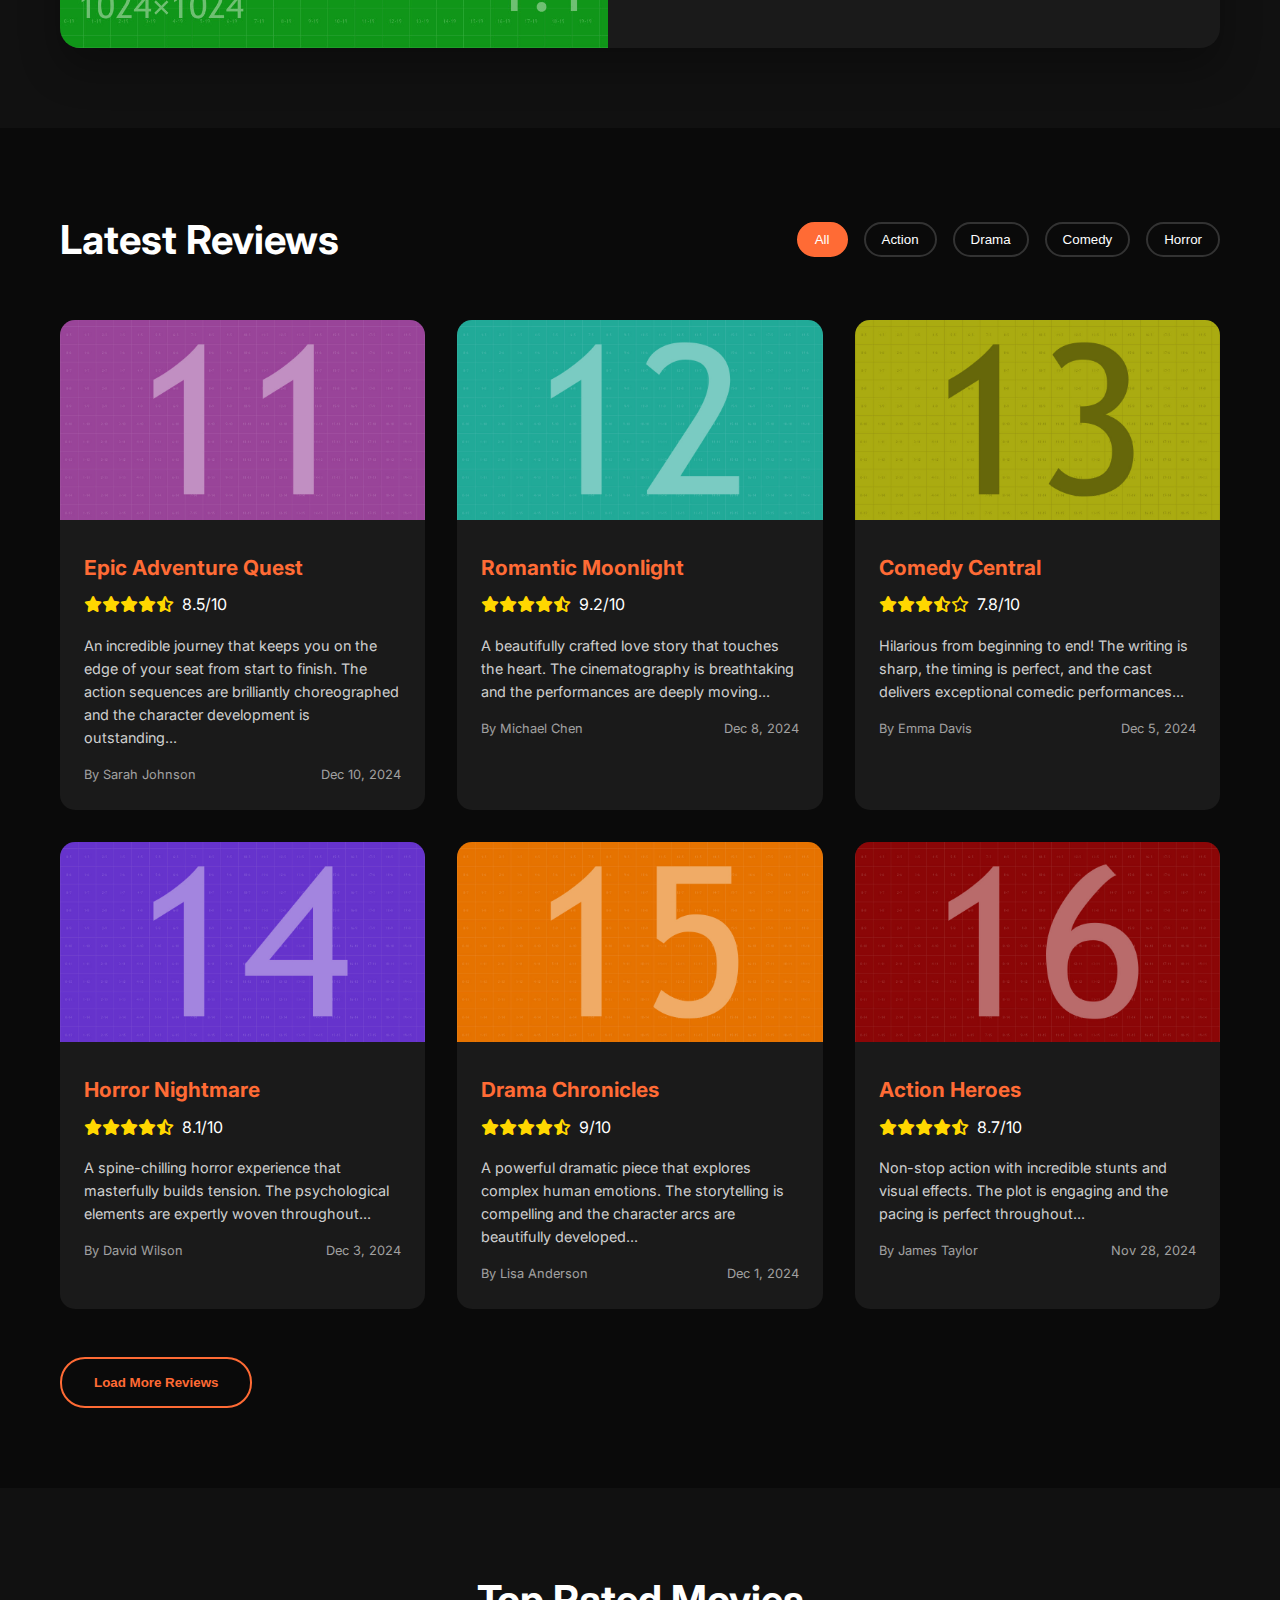
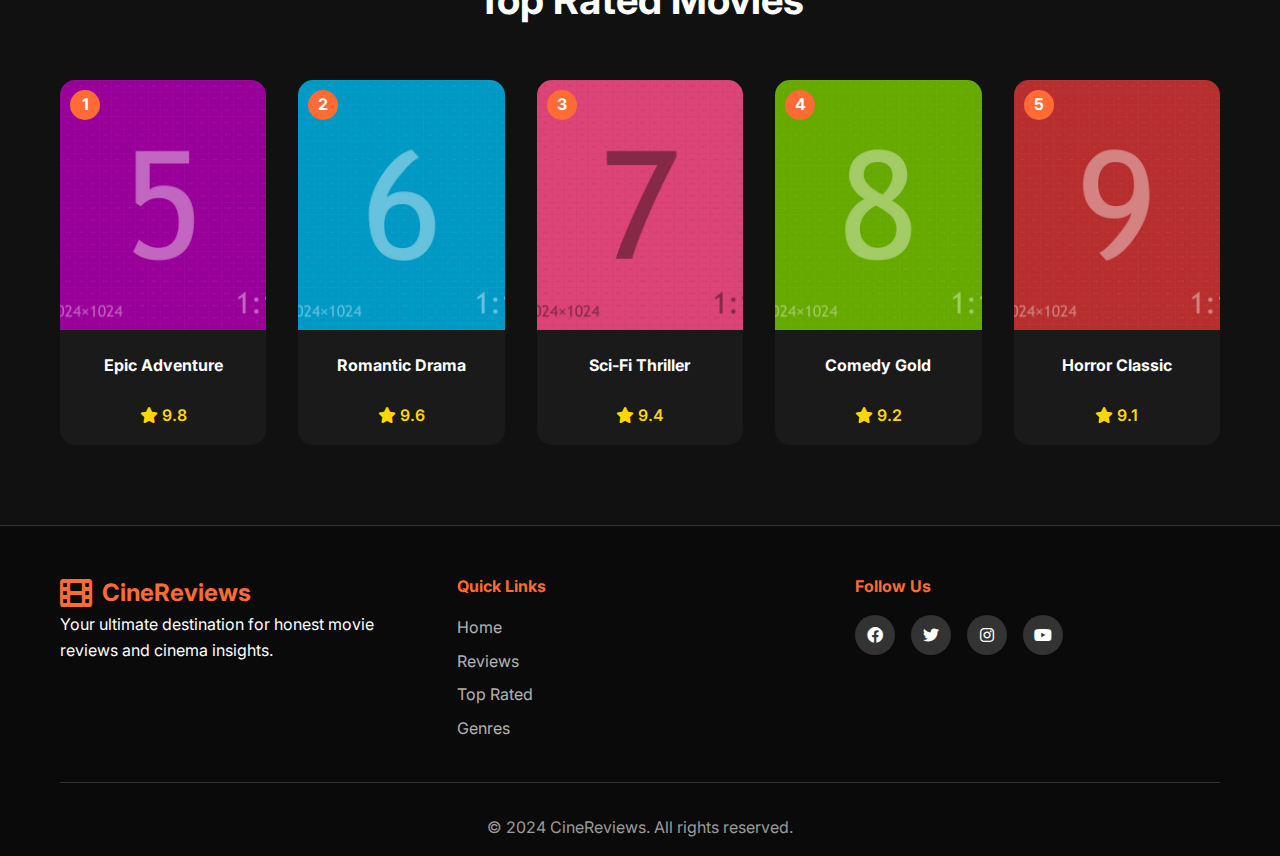
<file: film-review.html>
<!DOCTYPE html>
<html lang="en">
<head>
    <meta charset="UTF-8">
    <meta name="viewport" content="width=device-width, initial-scale=1.0">
    <title>CineReviews - Film Review Website</title>
    <link rel="stylesheet" href="styles/film-review.css">
    <link href="https://fonts.googleapis.com/css2?family=Inter:wght@300;400;500;600;700&display=swap" rel="stylesheet">
    <link rel="stylesheet" href="https://cdnjs.cloudflare.com/ajax/libs/font-awesome/6.0.0/css/all.min.css">
</head>
<body>
    <!-- Header -->
    <header class="header">
        <nav class="navbar">
            <div class="nav-container">
                <div class="logo">
                    <i class="fas fa-film"></i>
                    <span>CineReviews</span>
                </div>
                <ul class="nav-menu">
                    <li><a href="#home" class="nav-link">Home</a></li>
                    <li><a href="#reviews" class="nav-link">Reviews</a></li>
                    <li><a href="#top-rated" class="nav-link">Top Rated</a></li>
                    <li><a href="#genres" class="nav-link">Genres</a></li>
                    <li><a href="#about" class="nav-link">About</a></li>
                </ul>
                <div class="search-box">
                    <input type="text" id="searchInput" placeholder="Search movies...">
                    <i class="fas fa-search"></i>
                </div>
                <div class="hamburger">
                    <span></span>
                    <span></span>
                    <span></span>
                </div>
            </div>
        </nav>
    </header>

    <!-- Hero Section -->
    <section id="home" class="hero">
        <div class="hero-content">
            <h1>Discover Amazing Films</h1>
            <p>Read honest reviews, discover new movies, and explore the world of cinema</p>
            <button class="cta-button" onclick="scrollToSection('reviews')">
                Explore Reviews <i class="fas fa-arrow-right"></i>
            </button>
        </div>
        <div class="hero-image">
            <div class="movie-cards-floating">
                <div class="floating-card card-1">
                    <img src="./images/1.jpg" alt="Movie 1">
                </div>
                <div class="floating-card card-2">
                    <img src="./images/2.jpg" alt="Movie 2">
                </div>
                <div class="floating-card card-3">
                    <img src="./images/3.jpg" alt="Movie 3">
                </div>
            </div>
        </div>
    </section>

    <!-- Featured Review -->
    <section class="featured-review">
        <div class="container">
            <h2>Featured Review</h2>
            <div class="featured-card">
                <div class="featured-image">
                    <img src="./images/4.jpg" alt="Featured Movie">
                    <div class="rating-badge">
                        <i class="fas fa-star"></i>
                        <span>9.2</span>
                    </div>
                </div>
                <div class="featured-content">
                    <h3>The Cinematic Masterpiece</h3>
                    <p class="movie-info">
                        <span class="genre">Drama, Thriller</span>
                        <span class="year">2024</span>
                        <span class="duration">148 min</span>
                    </p>
                    <p class="review-excerpt">
                        "A breathtaking journey through human emotions and stunning visuals. This film redefines what cinema can achieve in the modern era. Every frame is meticulously crafted, and the performances are nothing short of extraordinary..."
                    </p>
                    <div class="reviewer-info">
                        <img src="./images/10751558.png" alt="Reviewer" class="reviewer-avatar">
                        <div>
                            <span class="reviewer-name">Alex Johnson</span>
                            <span class="review-date">December 15, 2024</span>
                        </div>
                    </div>
                    <button class="read-more-btn">Read Full Review</button>
                </div>
            </div>
        </div>
    </section>

    <!-- Movie Reviews Grid -->
    <section id="reviews" class="reviews-section">
        <div class="container">
            <div class="section-header">
                <h2>Latest Reviews</h2>
                <div class="filter-buttons">
                    <button class="filter-btn active" data-filter="all">All</button>
                    <button class="filter-btn" data-filter="action">Action</button>
                    <button class="filter-btn" data-filter="drama">Drama</button>
                    <button class="filter-btn" data-filter="comedy">Comedy</button>
                    <button class="filter-btn" data-filter="horror">Horror</button>
                </div>
            </div>
            
            <div class="reviews-grid" id="reviewsGrid">
                <!-- Reviews will be dynamically loaded here -->
            </div>
            
            <div class="load-more-container">
                <button class="load-more-btn" id="loadMoreBtn">Load More Reviews</button>
            </div>
        </div>
    </section>

    <!-- Top Rated Movies -->
    <section id="top-rated" class="top-rated-section">
        <div class="container">
            <h2>Top Rated Movies</h2>
            <div class="top-rated-grid">
                <div class="top-movie-card">
                    <div class="rank">1</div>
                    <img src="./images/5.jpg" alt="Top Movie 1">
                    <h4>Epic Adventure</h4>
                    <div class="rating">
                        <i class="fas fa-star"></i> 9.8
                    </div>
                </div>
                <div class="top-movie-card">
                    <div class="rank">2</div>
                    <img src="./images/6.jpg" alt="Top Movie 2">
                    <h4>Romantic Drama</h4>
                    <div class="rating">
                        <i class="fas fa-star"></i> 9.6
                    </div>
                </div>
                <div class="top-movie-card">
                    <div class="rank">3</div>
                    <img src="./images/7.jpg" alt="Top Movie 3">
                    <h4>Sci-Fi Thriller</h4>
                    <div class="rating">
                        <i class="fas fa-star"></i> 9.4
                    </div>
                </div>
                <div class="top-movie-card">
                    <div class="rank">4</div>
                    <img src="./images/8.jpg" alt="Top Movie 4">
                    <h4>Comedy Gold</h4>
                    <div class="rating">
                        <i class="fas fa-star"></i> 9.2
                    </div>
                </div>
                <div class="top-movie-card">
                    <div class="rank">5</div>
                    <img src="./images/9.jpg" alt="Top Movie 5">
                    <h4>Horror Classic</h4>
                    <div class="rating">
                        <i class="fas fa-star"></i> 9.1
                    </div>
                </div>
            </div>
        </div>
    </section>

    <!-- Add Review Modal -->
    <div id="addReviewModal" class="modal">
        <div class="modal-content">
            <span class="close">&times;</span>
            <h3>Add Your Review</h3>
            <form id="reviewForm">
                <div class="form-group">
                    <label for="movieTitle">Movie Title</label>
                    <input type="text" id="movieTitle" required>
                </div>
                <div class="form-group">
                    <label for="reviewerName">Your Name</label>
                    <input type="text" id="reviewerName" required>
                </div>
                <div class="form-group">
                    <label for="rating">Rating</label>
                    <div class="star-rating">
                        <i class="fas fa-star" data-rating="1"></i>
                        <i class="fas fa-star" data-rating="2"></i>
                        <i class="fas fa-star" data-rating="3"></i>
                        <i class="fas fa-star" data-rating="4"></i>
                        <i class="fas fa-star" data-rating="5"></i>
                    </div>
                </div>
                <div class="form-group">
                    <label for="reviewText">Your Review</label>
                    <textarea id="reviewText" rows="5" required></textarea>
                </div>
                <button type="submit" class="submit-btn">Submit Review</button>
            </form>
        </div>
    </div>

    <!-- Footer -->
    <footer class="footer">
        <div class="container">
            <div class="footer-content">
                <div class="footer-section">
                    <div class="logo">
                        <i class="fas fa-film"></i>
                        <span>CineReviews</span>
                    </div>
                    <p>Your ultimate destination for honest movie reviews and cinema insights.</p>
                </div>
                <div class="footer-section">
                    <h4>Quick Links</h4>
                    <ul>
                        <li><a href="#home">Home</a></li>
                        <li><a href="#reviews">Reviews</a></li>
                        <li><a href="#top-rated">Top Rated</a></li>
                        <li><a href="#genres">Genres</a></li>
                    </ul>
                </div>
                <div class="footer-section">
                    <h4>Follow Us</h4>
                    <div class="social-links">
                        <a href="#"><i class="fab fa-facebook"></i></a>
                        <a href="#"><i class="fab fa-twitter"></i></a>
                        <a href="#"><i class="fab fa-instagram"></i></a>
                        <a href="#"><i class="fab fa-youtube"></i></a>
                    </div>
                </div>
            </div>
            <div class="footer-bottom">
                <p>&copy; 2024 CineReviews. All rights reserved.</p>
            </div>
        </div>
    </footer>

    <!-- Add Review Button -->
    <button class="floating-add-btn" id="addReviewBtn">
        <i class="fas fa-plus"></i>
    </button>

    <script src="scripts/film-review.js"></script>
</body>
</html>
</file>
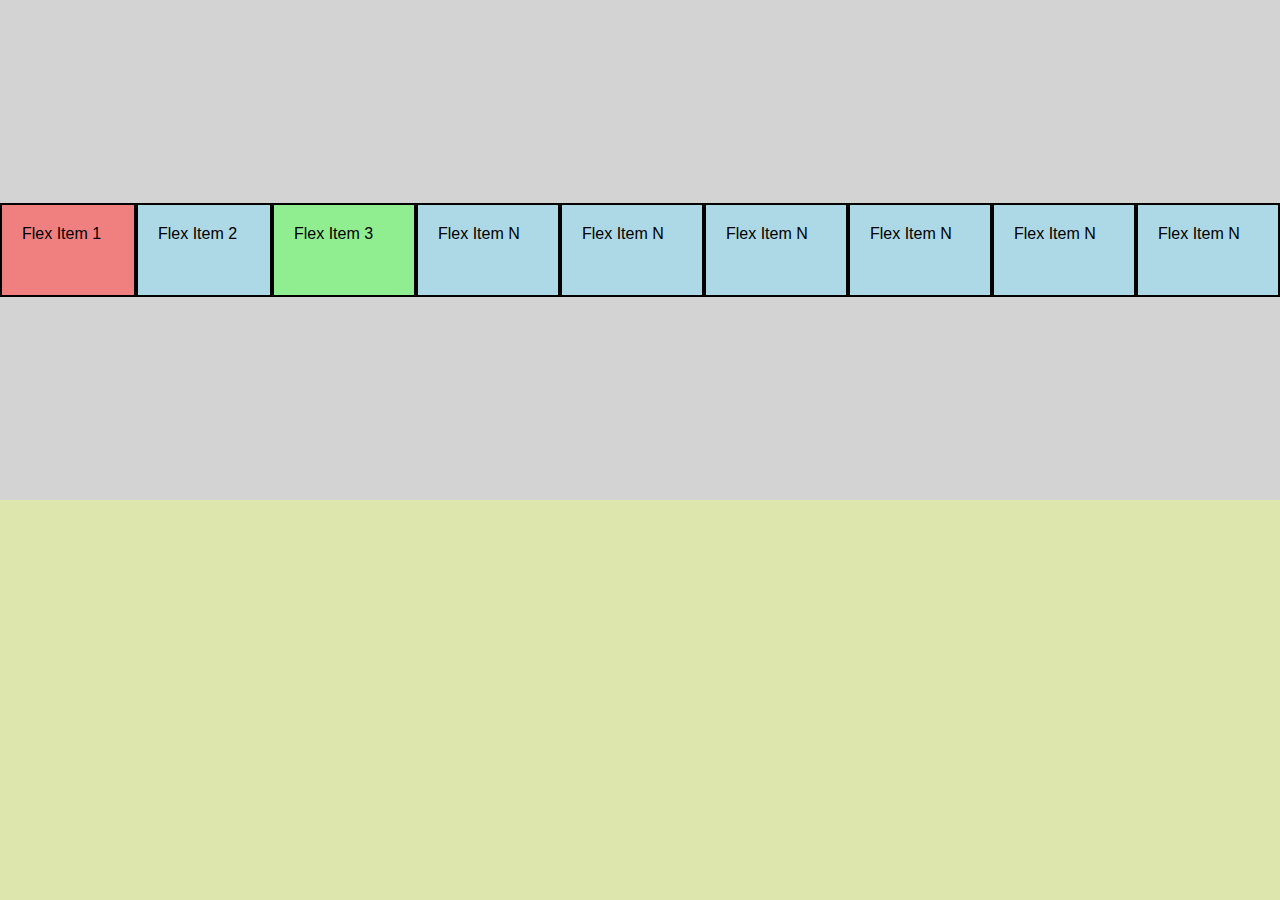
<file: flex-box.html>
<!DOCTYPE html>
<html lang="vi">
	<head>
		<meta charset="UTF-8">
		<meta name="viewport" content="width=device-width, initial-scale=1">
		<title>Draw Your Life - Position</title>
		<link rel="stylesheet" href="styles/style-css.css"> 
	</head>
	<body style="padding: 0;">
		<div class="flex-box-container">
			<div id="flex-item-1" class="flex-item">Flex Item 1</div>
			<div id="flex-item-2" class="flex-item">Flex Item 2</div>
			<div id="flex-item-3" class="flex-item">Flex Item 3</div>
			<div class="flex-item">Flex Item N</div>
			<div class="flex-item">Flex Item N</div>
			<div class="flex-item">Flex Item N</div>
			<div class="flex-item">Flex Item N</div>
			<div class="flex-item">Flex Item N</div>
			<div class="flex-item">Flex Item N</div>
		</div>
	</body>
</html>
</file>
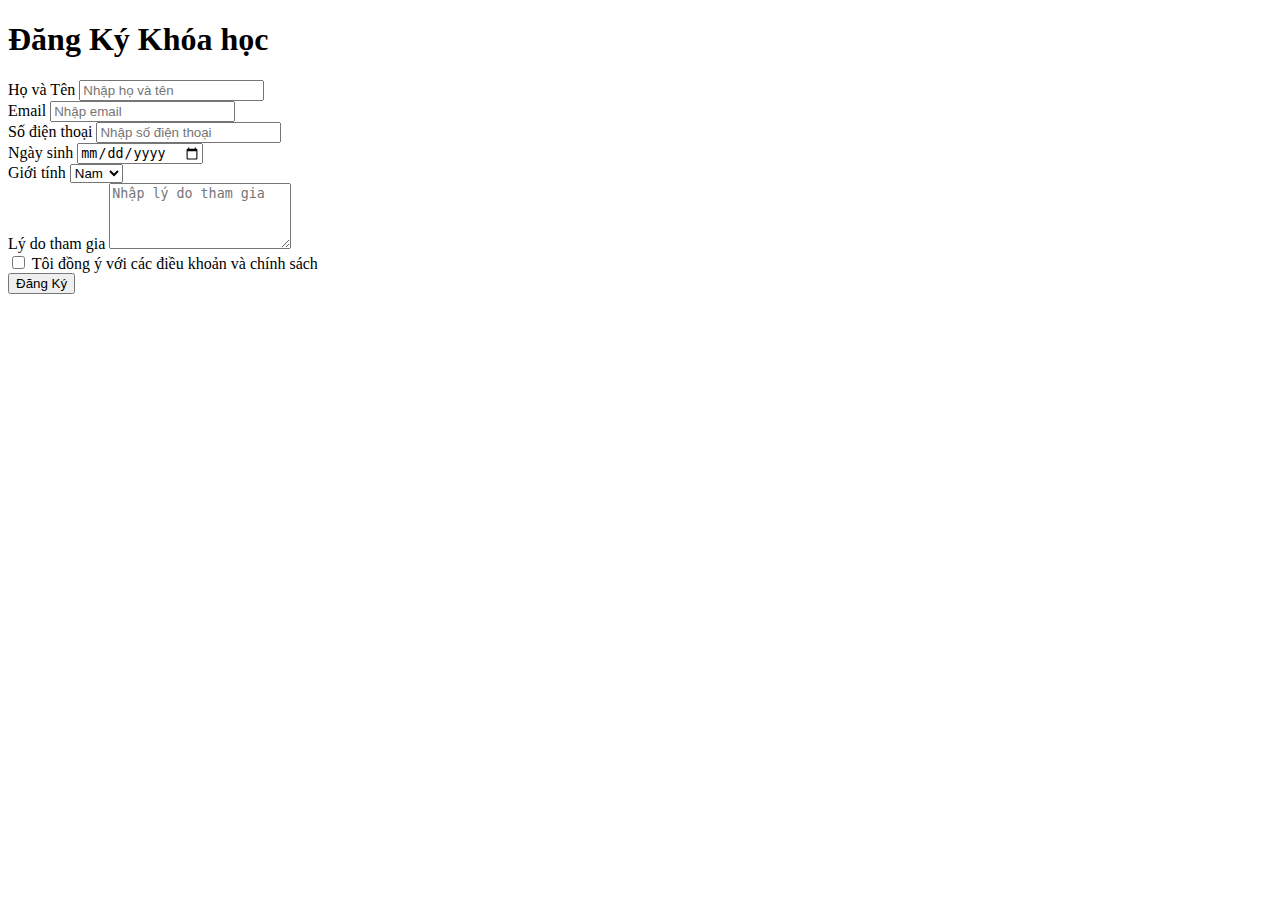
<file: form.html>
<!DOCTYPE html>
<html lang="vi">
<head>
  <meta charset="UTF-8">
  <meta name="viewport" content="width=device-width, initial-scale=1.0">
  <title>InnoMind</title>

</head>
<body>

  <h1>Đăng Ký Khóa học</h1>

  <form action="/submit-form" method="POST">
	<div>
		<!-- Họ tên -->
		<label for="fullname">Họ và Tên</label>
		<input type="text" id="fullname" name="fullname" placeholder="Nhập họ và tên" required/>
	</div>
    
	<div>
		<!-- Email -->
		<label for="email">Email</label>
		<input type="email" id="email" name="email" placeholder="Nhập email" required/>
	</div>

	<div>
		<!-- Số điện thoại -->
		<label for="phone">Số điện thoại</label>
		<input type="tel" id="phone" name="phone" placeholder="Nhập số điện thoại" required>
	</div>
	<div>
		<!-- Ngày sinh -->
		<label for="dob">Ngày sinh</label>
		<input type="date" id="dob" name="dob" required>
	</div>
	<div>
		<!-- Giới tính -->
		<label for="gender">Giới tính</label>
		<select id="gender" name="gender">
			<option value="male">Nam</option>
			<option value="female">Nữ</option>
			<option value="other">Khác</option>
		</select>
	</div>
	<div>
		<!-- Lý do tham gia -->
		<label for="reason">Lý do tham gia</label>
		<textarea id="reason" name="reason" rows="4" placeholder="Nhập lý do tham gia" required></textarea>
	</div>
	<div>
		<!-- Điều khoản -->
		<label for="terms">
			<input type="checkbox" id="terms" name="terms" value="agree" required>
			Tôi đồng ý với các điều khoản và chính sách
		</label>
	</div>

    <!-- Nút gửi -->
    <button type="submit">Đăng Ký</button>
  </form>

</body>
</html>
</file>
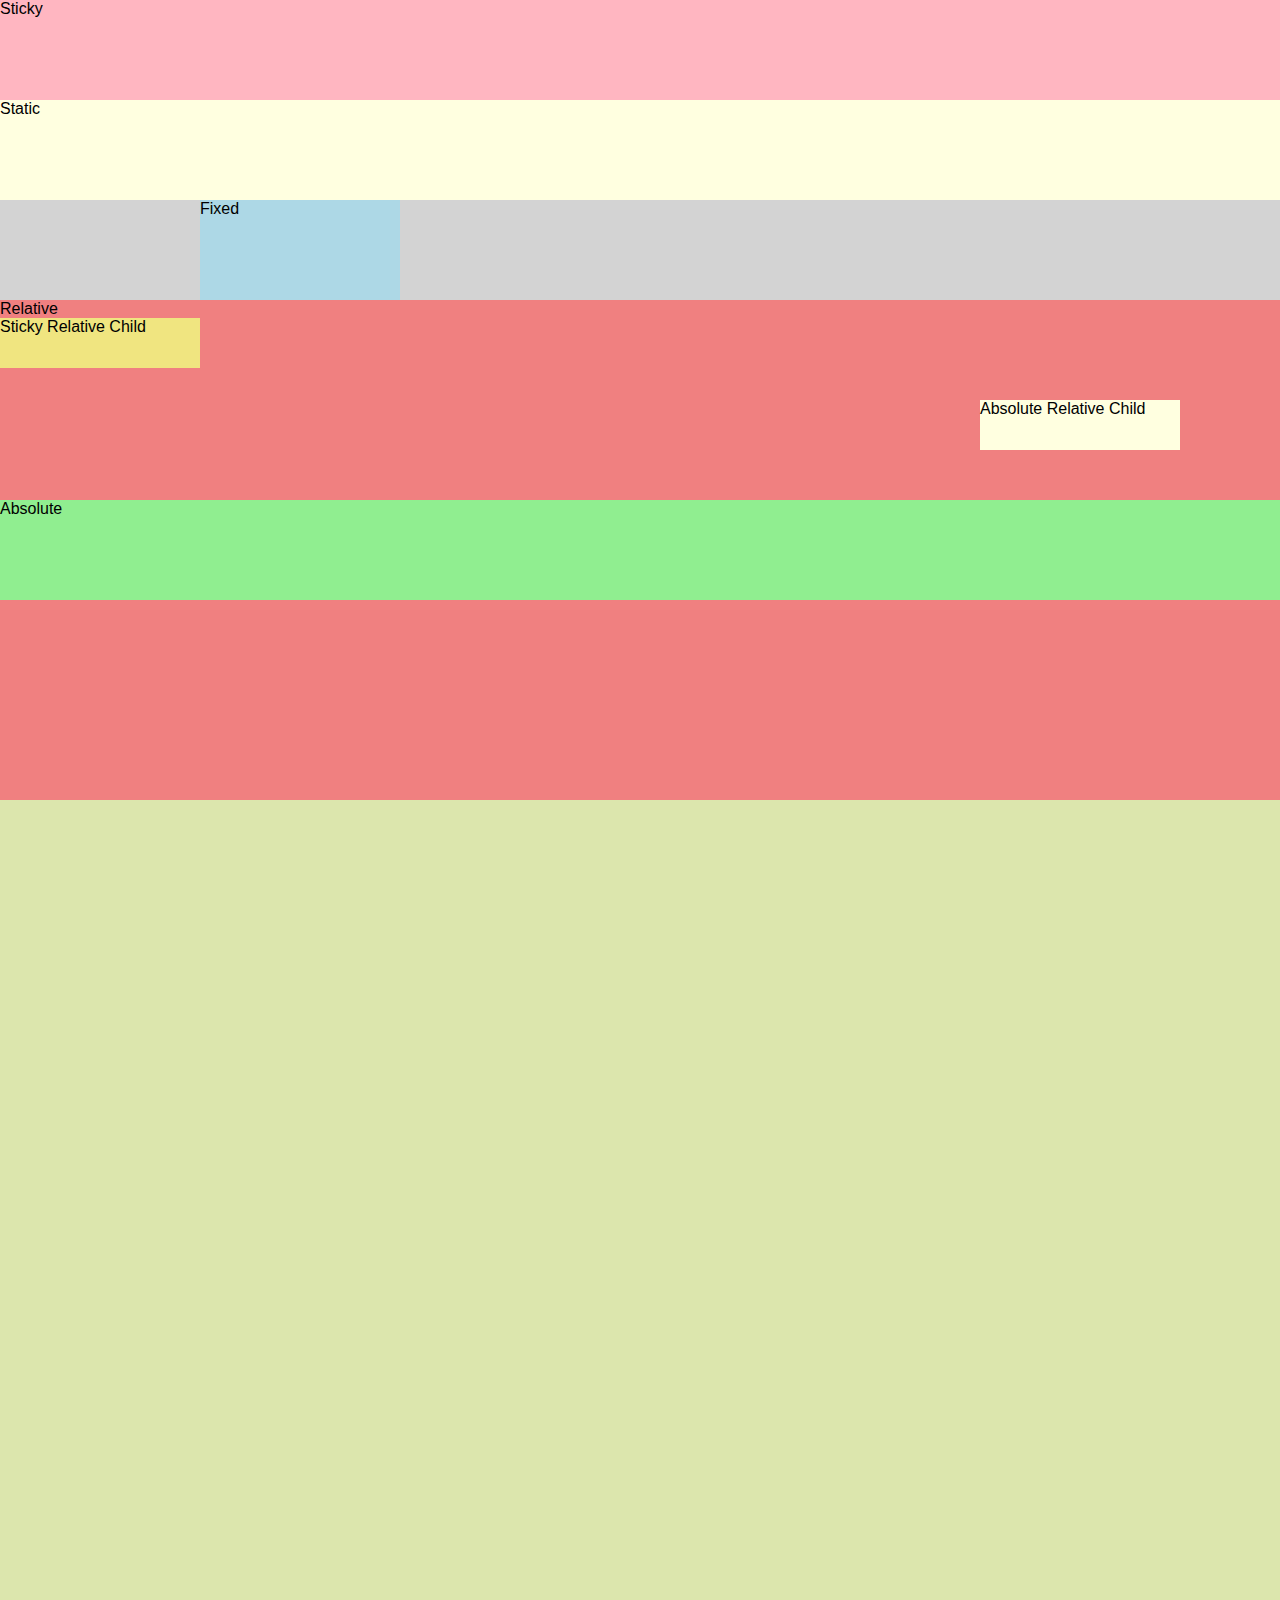
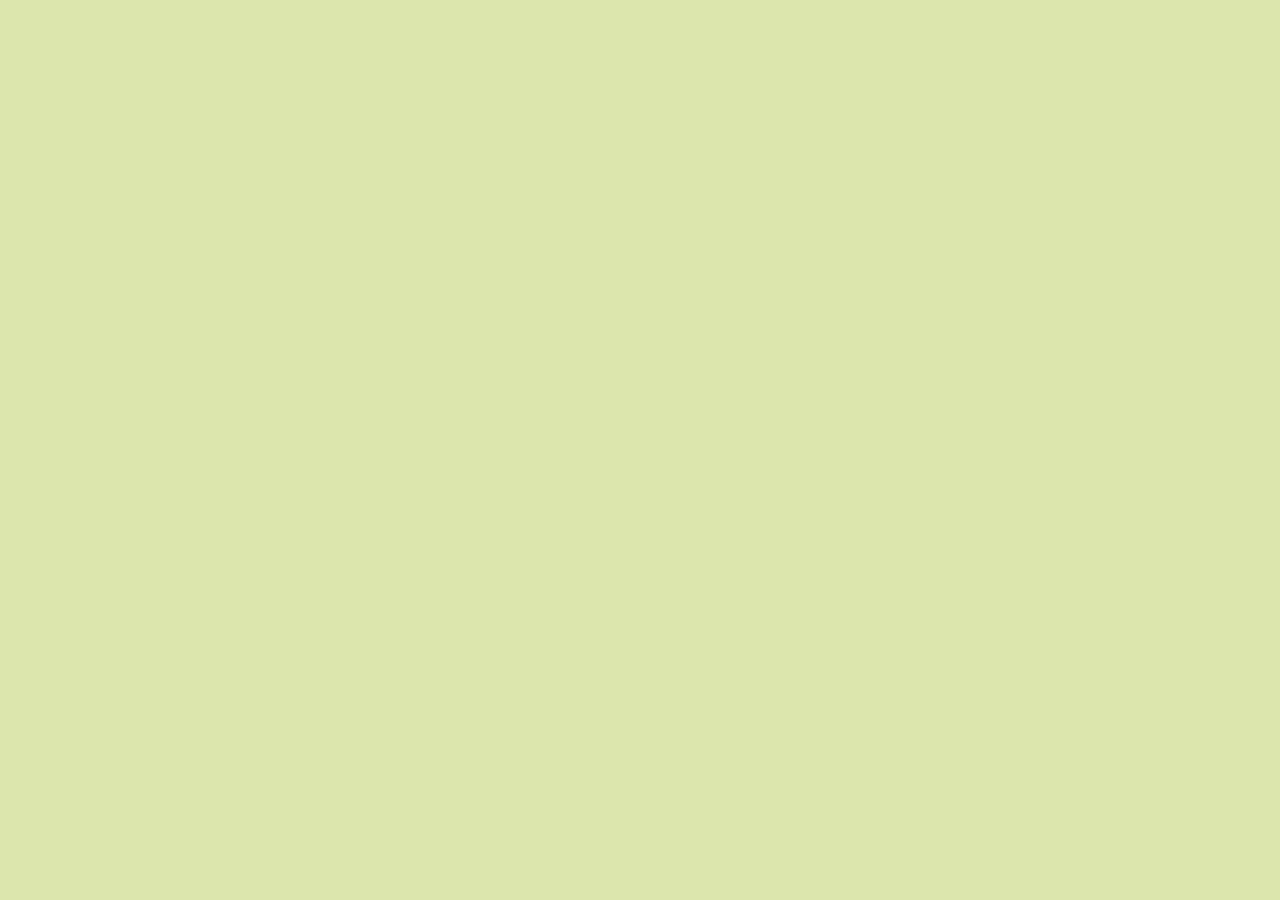
<file: position.html>
<!DOCTYPE html>
<html lang="vi">
	<head>
		<meta charset="UTF-8">
		<meta name="viewport" content="width=device-width, initial-scale=1">
		<title>Draw Your Life - Position</title>
		<link rel="stylesheet" href="styles/style-css.css"> 
	</head>
	<body style="padding: 0;">
		<div class="position-container">
			<div id="position-item-sticky">Sticky</div>
			<div id="position-item-static">Static</div>
			<div id="position-item-relative">
				<span>Relative</span>
				<div id="position-item-relative-child-absolute">Absolute Relative Child</div>
				<div id="position-item-relative-child-sticky">Sticky Relative Child</div>
			</div>
			<div id="position-item-absolute">Absolute</div>
			<div id="position-item-fixed">Fixed</div>
			
		</div>
		<div style="height: 200vh;">
		</div>
	</body>
</html>
</file>
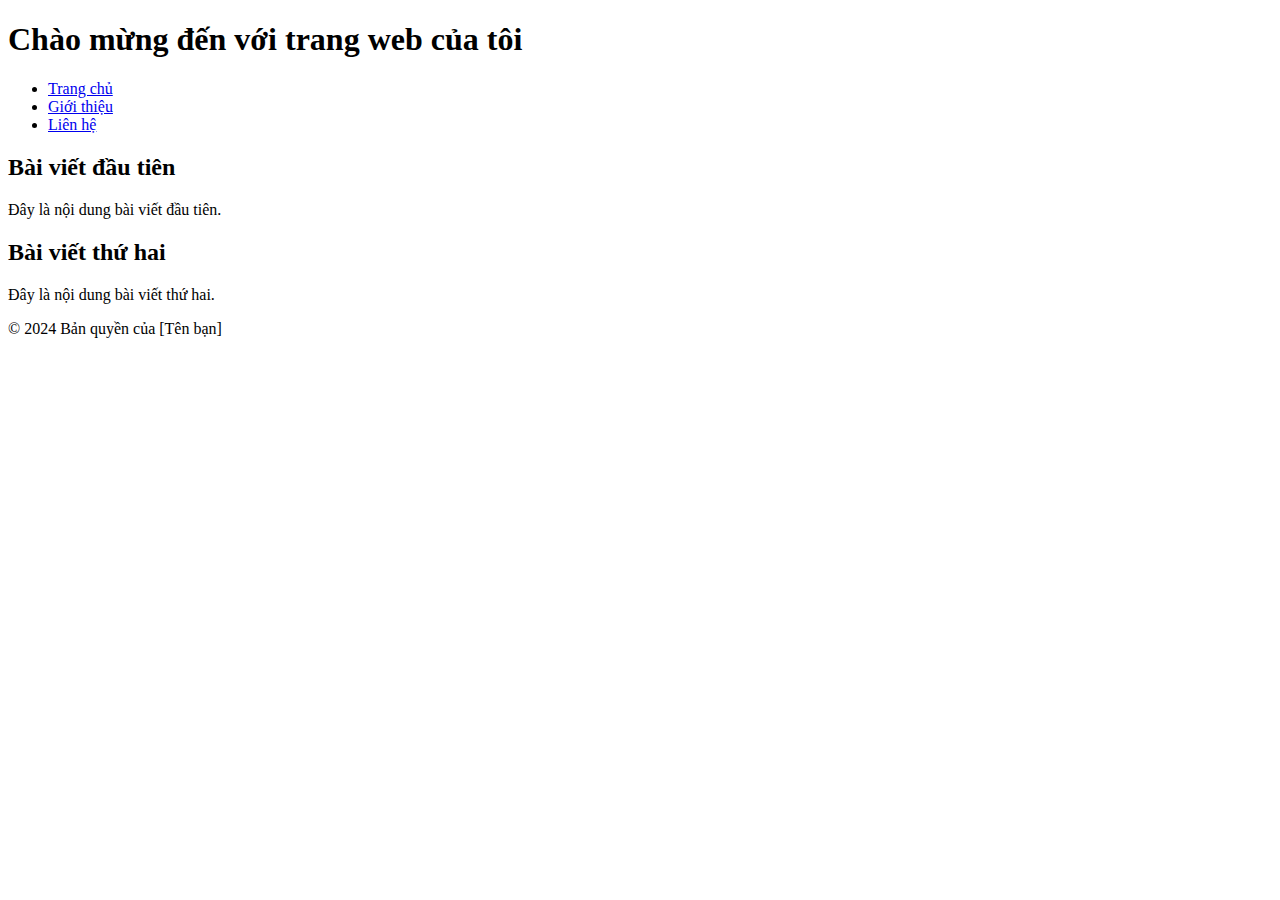
<file: segment.html>
<!DOCTYPE html>
<html lang="en">

<head>
	<title>InnoMind</title>
</head>

<body>
	<header>
		<h1>Chào mừng đến với trang web của tôi</h1>
	</header>

	<nav>
		<ul>
			<li><a href="#">Trang chủ</a></li>
			<li><a href="#">Giới thiệu</a></li>
			<li><a href="#">Liên hệ</a></li>
		</ul>
	</nav>

	<main>
		<div>
			<h2>Bài viết đầu tiên</h2>
			<p>Đây là nội dung bài viết đầu tiên.</p>
		</div>
		<div>
			<h2>Bài viết thứ hai</h2>
			<p>Đây là nội dung bài viết thứ hai.</p>
		</div>
	</main>

	<footer>
		<p>© 2024 Bản quyền của [Tên bạn]</p>
	</footer>
</body>

</html>
</file>
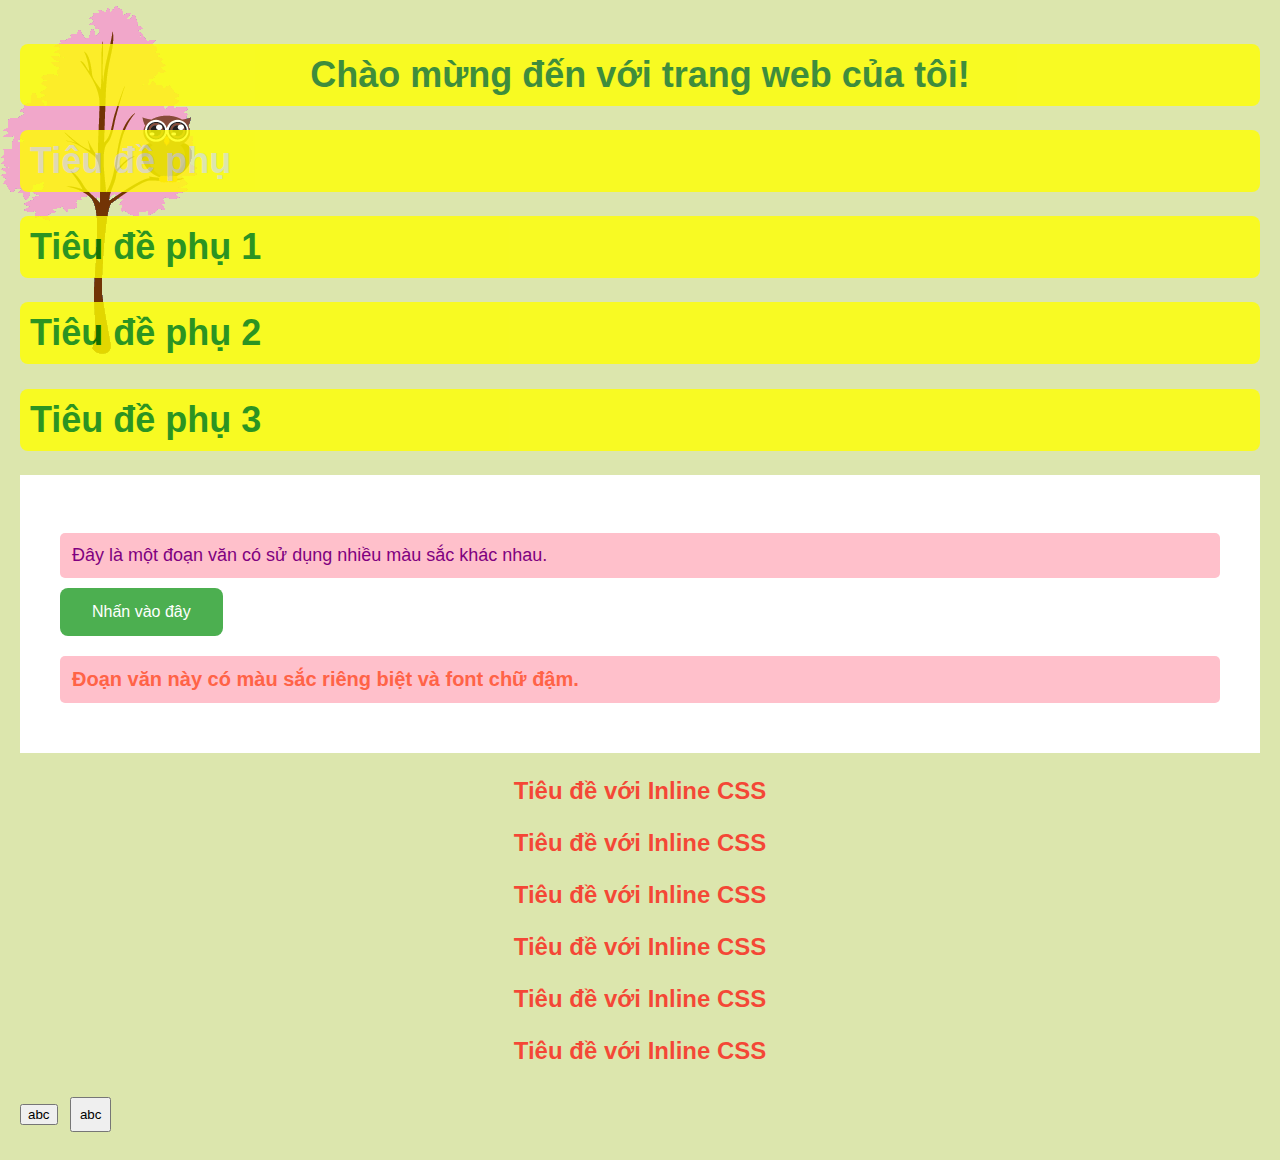
<file: style-css.html>
<!DOCTYPE html>
<html lang="vi">

<head>
	<meta charset="UTF-8">
	<title>Trang Web Màu Sắc và CSS</title>

	<!-- Internal CSS -->
	<style>
		body {
			font-family: Arial, sans-serif;
			/* background-color: rgba(240, 248, 255, 0.8); */
			/* background-image: url("./images/background/bgdesert.jpg"); */
			background-image: url("./images/background/img_tree.png");
			background-repeat: no-repeat;
			/* background-repeat: repeat-x; */
			/* background-position: right top; */
			/* background-attachment: fixed; */
		}

	</style>
	<link rel="icon" sizes="16x16" href="./images/favicon_io/favicon-16x16.png">
	<!-- External CSS Link -->
	<link rel="stylesheet" href="styles/style-css.css"> <!-- External CSS file link -->

</head>

<body>
	<h1 id="main-title">Chào mừng đến với trang web của tôi!</h1>
	<h1 id="sub-title-id" class="sub-title">Tiêu đề phụ</h1>
	<h1 class="sub-title">Tiêu đề phụ 1</h1>
	<h1 class="sub-title">Tiêu đề phụ 2</h1>
	<h1 class="sub-title">Tiêu đề phụ 3</h1>

	<div id ="mian-content" class="content">
		<!-- Nội dung -->
		<p>Đây là một đoạn văn có sử dụng nhiều màu sắc khác nhau.</p>

		<!-- Sử dụng Class selector -->
		<a href="#" class="button">Nhấn vào đây</a>

		<!-- Sử dụng ID selector -->
		<p id="unique">Đoạn văn này có màu sắc riêng biệt và font chữ đậm.</p>
	</div>
	

	<!-- Inline CSS (áp dụng trực tiếp vào thẻ) -->
	<h3 style="color: rgba(255, 0, 0, 0.7); font-size: 24px; text-align: center;">Tiêu đề với Inline CSS</h3>
	<h3 style="color: rgba(255, 0, 0, 0.7); font-size: 24px; text-align: center;">Tiêu đề với Inline CSS</h3>
	<h3 style="color: rgba(255, 0, 0, 0.7); font-size: 24px; text-align: center;">Tiêu đề với Inline CSS</h3>
	<h3 style="color: rgba(255, 0, 0, 0.7); font-size: 24px; text-align: center;">Tiêu đề với Inline CSS</h3>
	<h3 style="color: rgba(255, 0, 0, 0.7); font-size: 24px; text-align: center;">Tiêu đề với Inline CSS</h3>
	<h3 style="color: rgba(255, 0, 0, 0.7); font-size: 24px; text-align: center;">Tiêu đề với Inline CSS</h3>
	<button>abc</button>
	<button style="margin: 8px; padding:8px">abc</button>
</body>

</html>
</file>
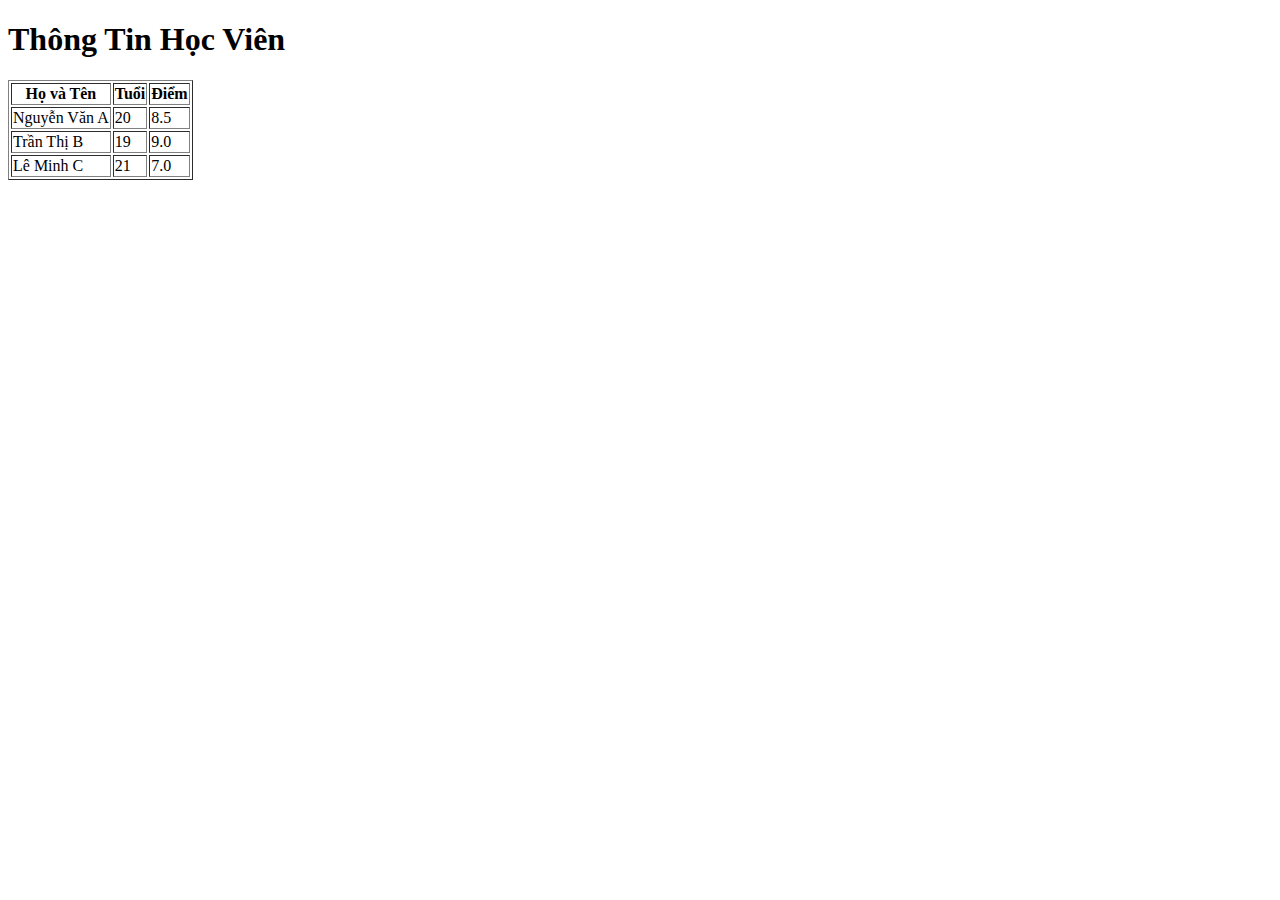
<file: table.html>
<!DOCTYPE html>
<html lang="vi">
<head>
	<meta charset="UTF-8">
	<title>InnoMind</title>
</head>
<body>
	<h1>Thông Tin Học Viên</h1>
	<table border="1px" >
		<tr>
			<th>Họ và Tên</th>
			<th>Tuổi</th>
			<th>Điểm</th>
		</tr>
		<tr>
			<td>Nguyễn Văn A</td>
			<td>20</td>
			<td>8.5</td>
		</tr>
		<tr>
			<td>Trần Thị B</td>
			<td>19</td>
			<td>9.0</td>
		</tr>
		<tr>
			<td>Lê Minh C</td>
			<td>21</td>
			<td>7.0</td>
		</tr>
	</table>

</body>
</html>
</file>
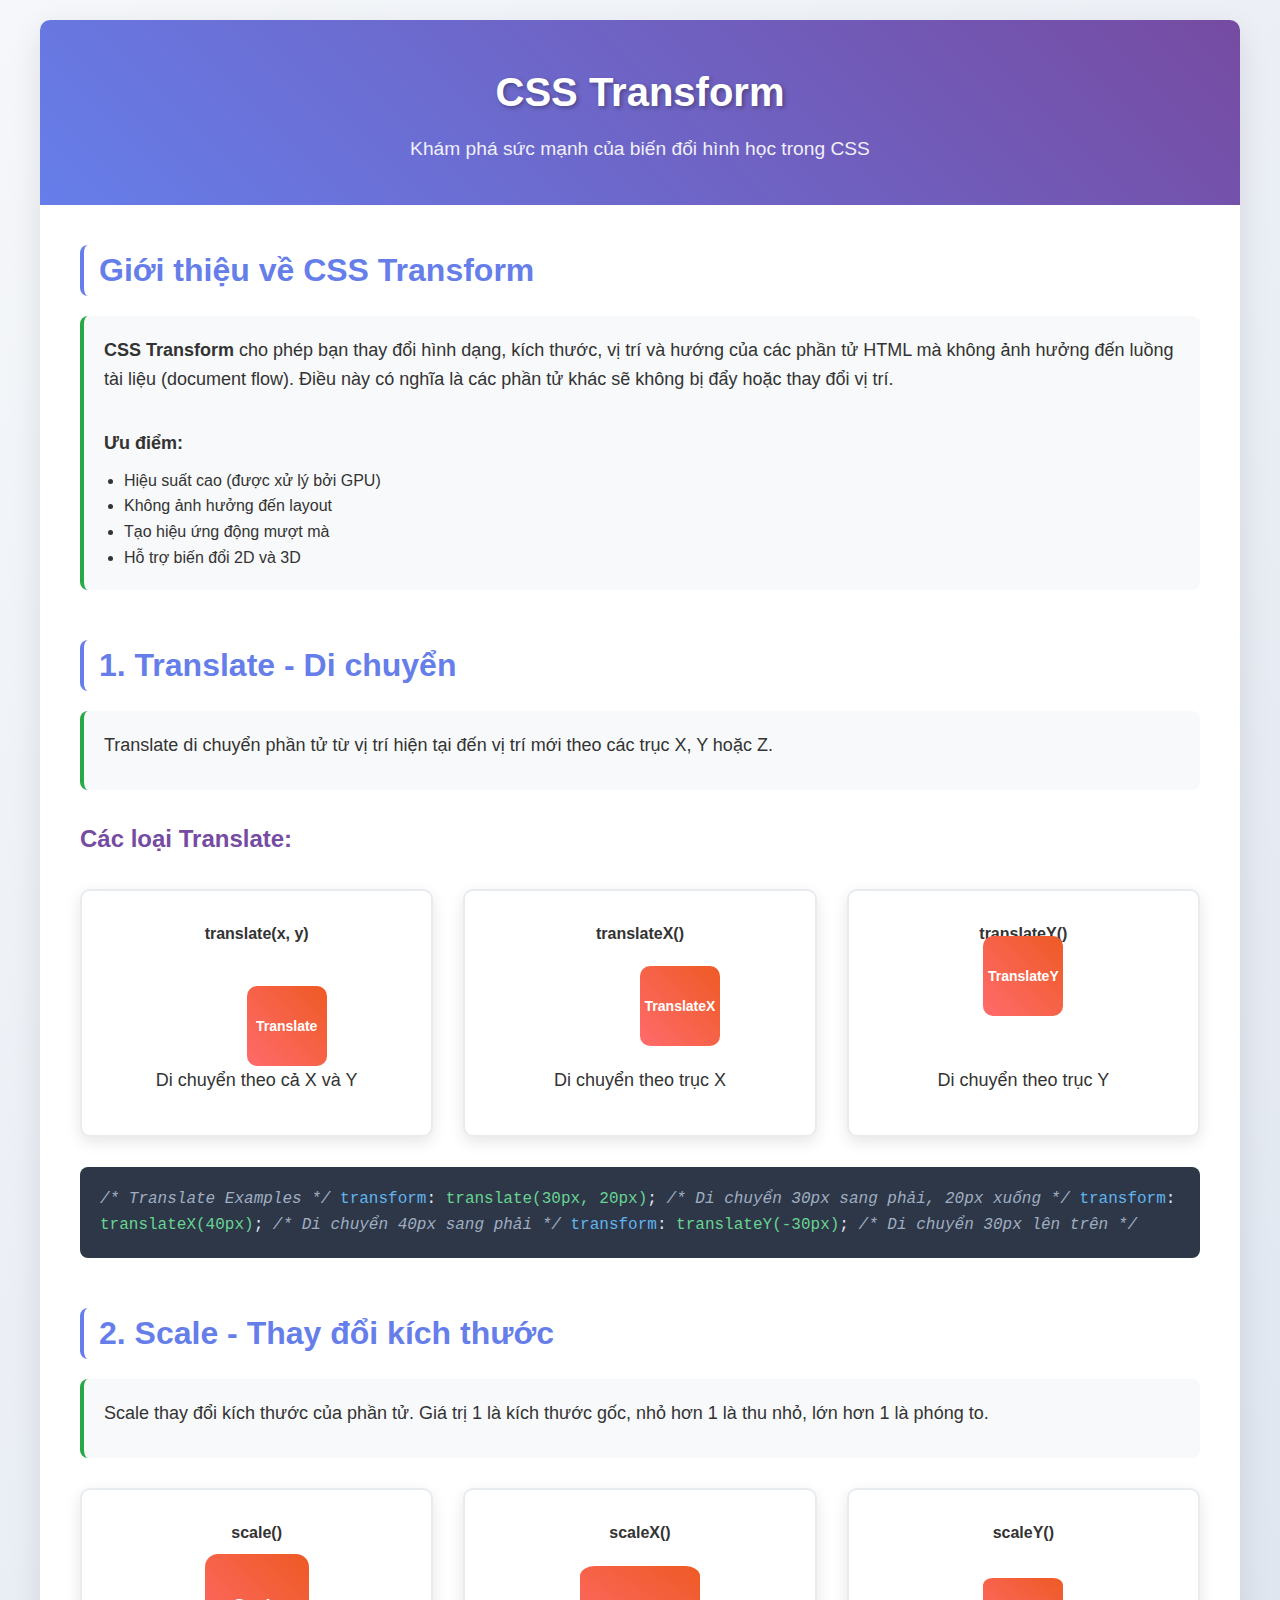
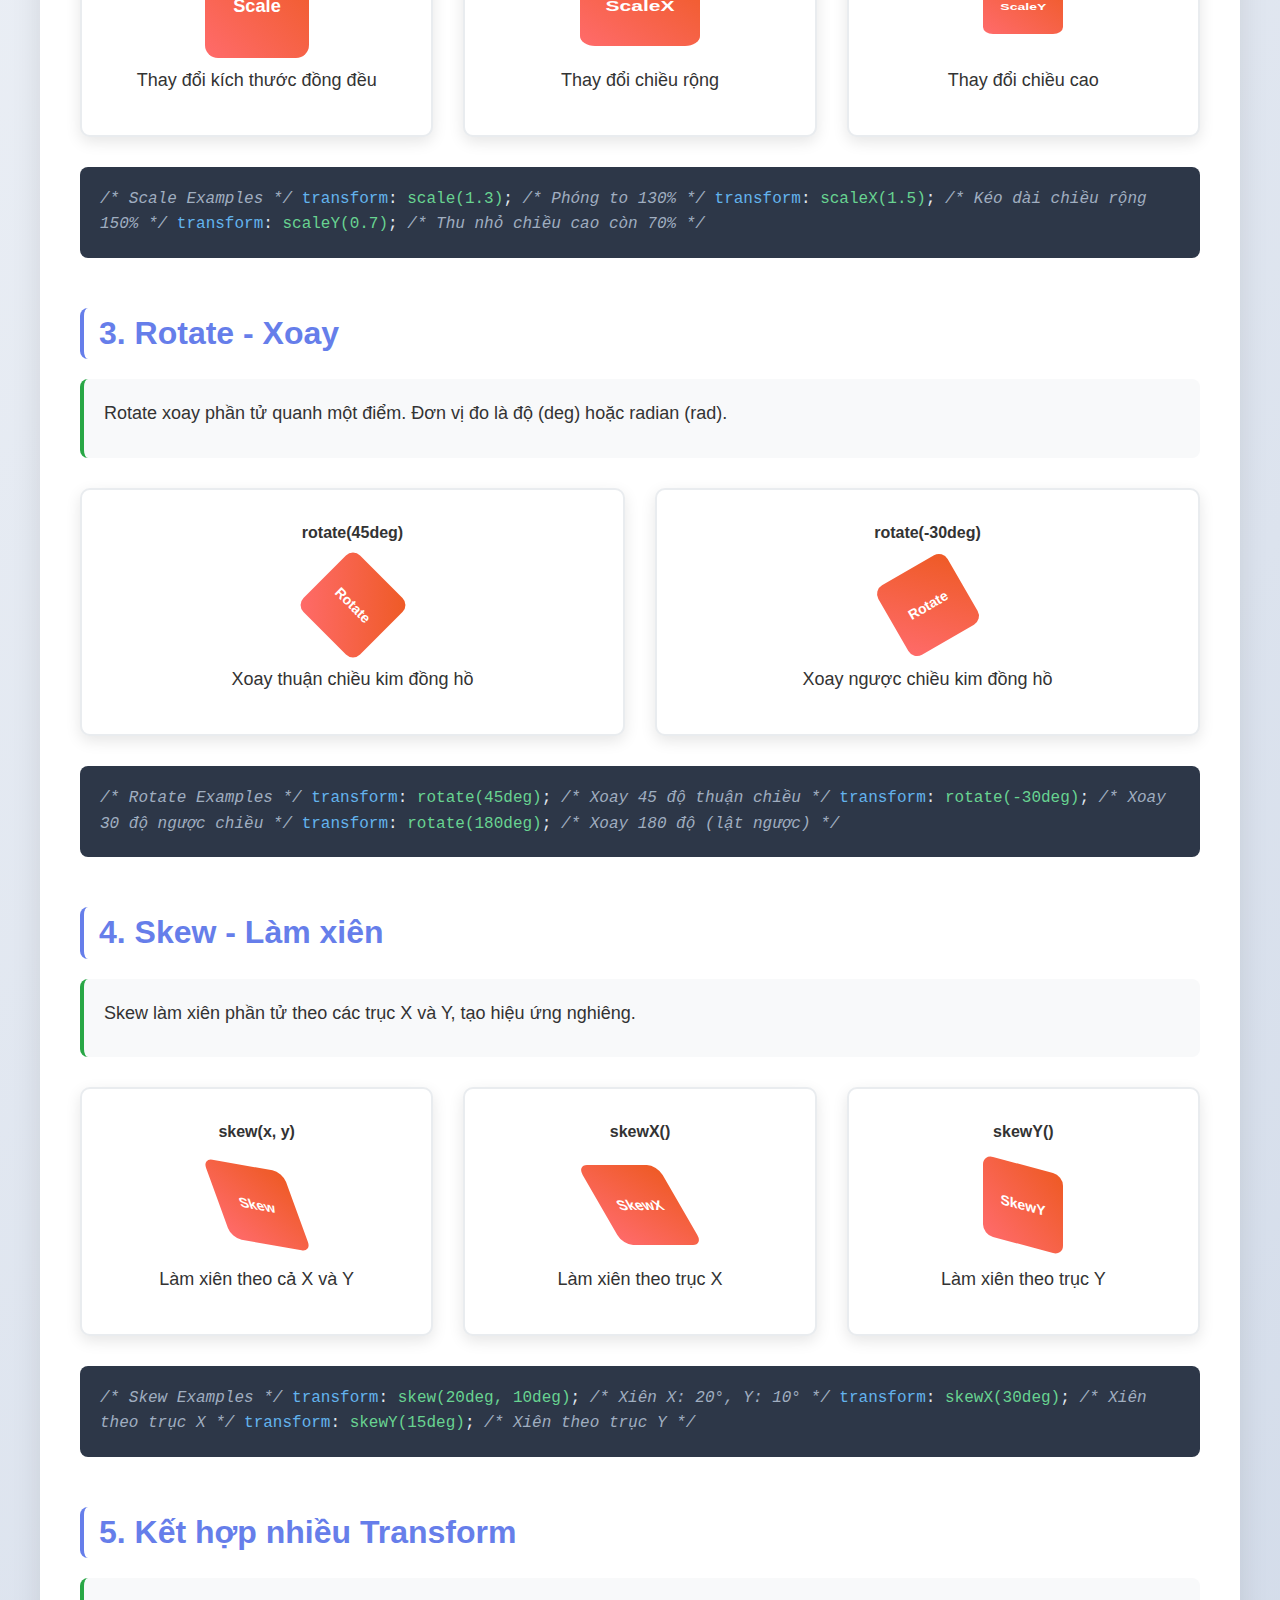
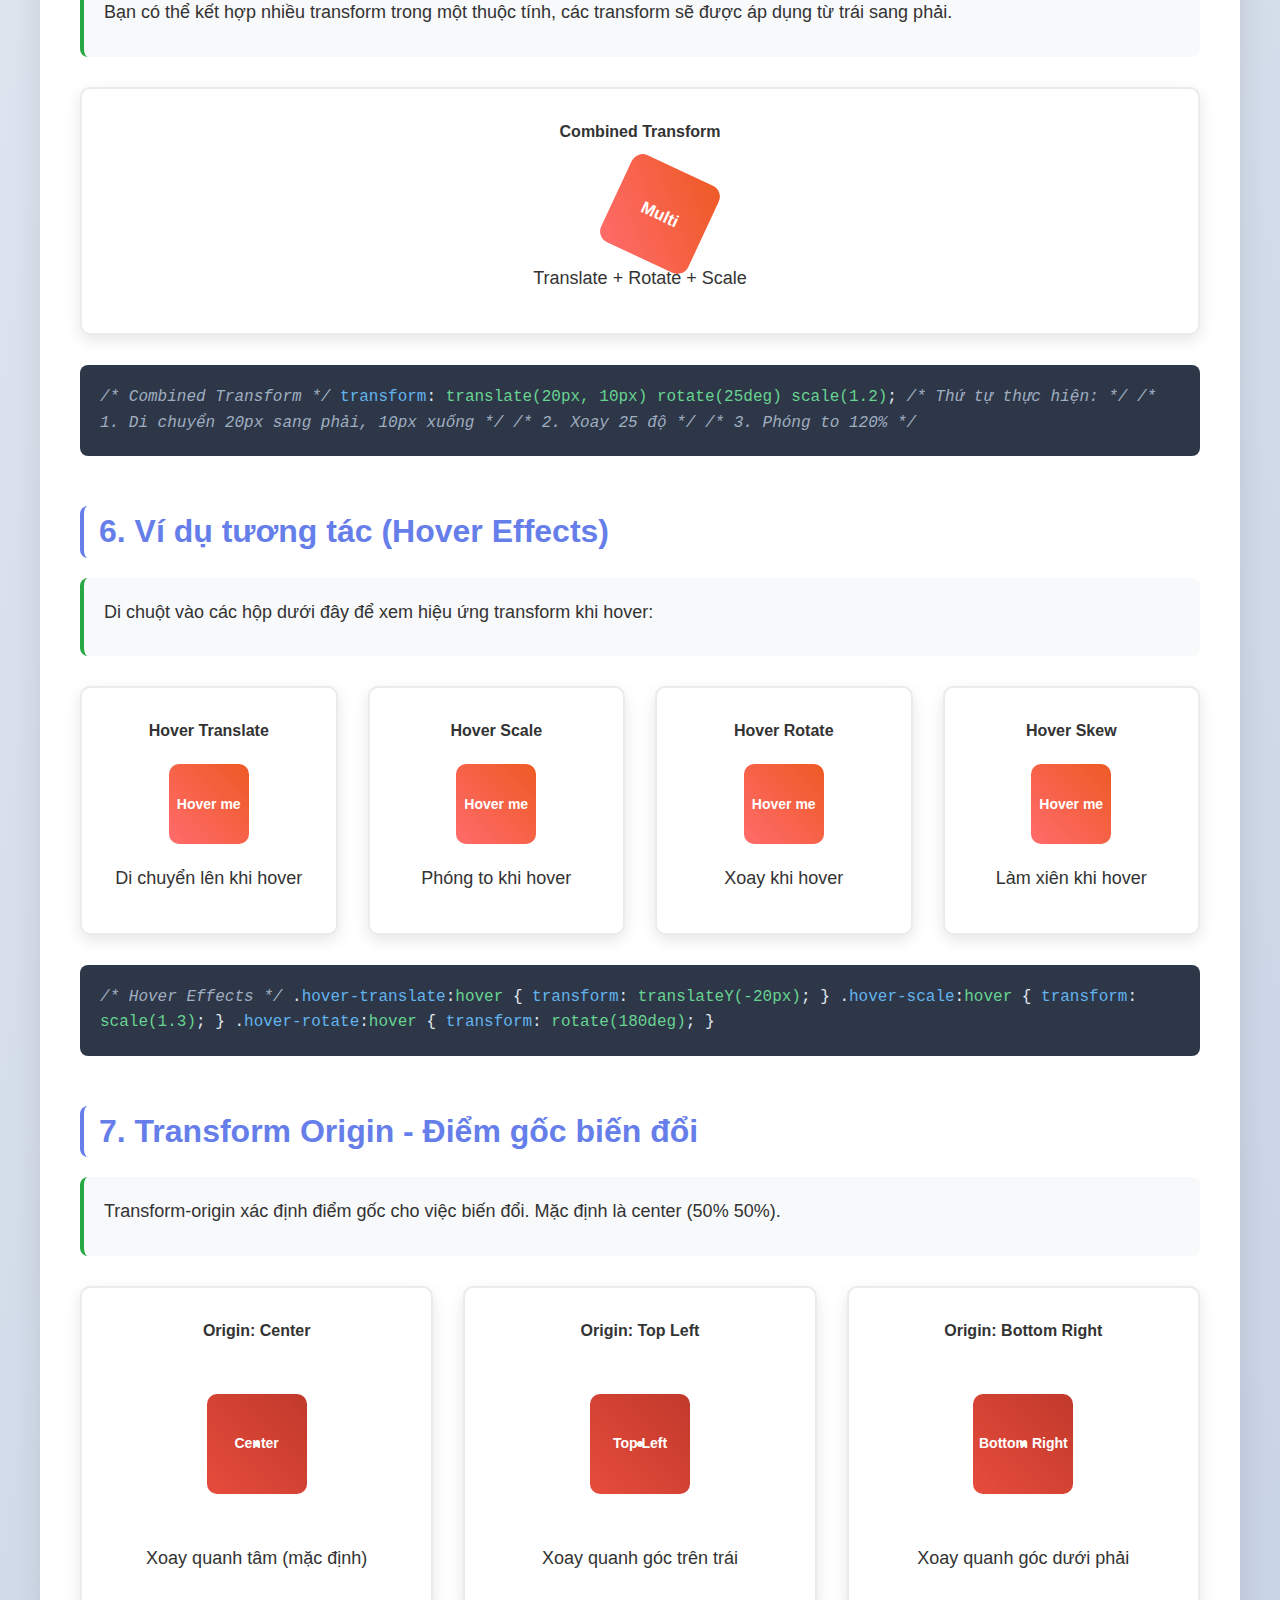
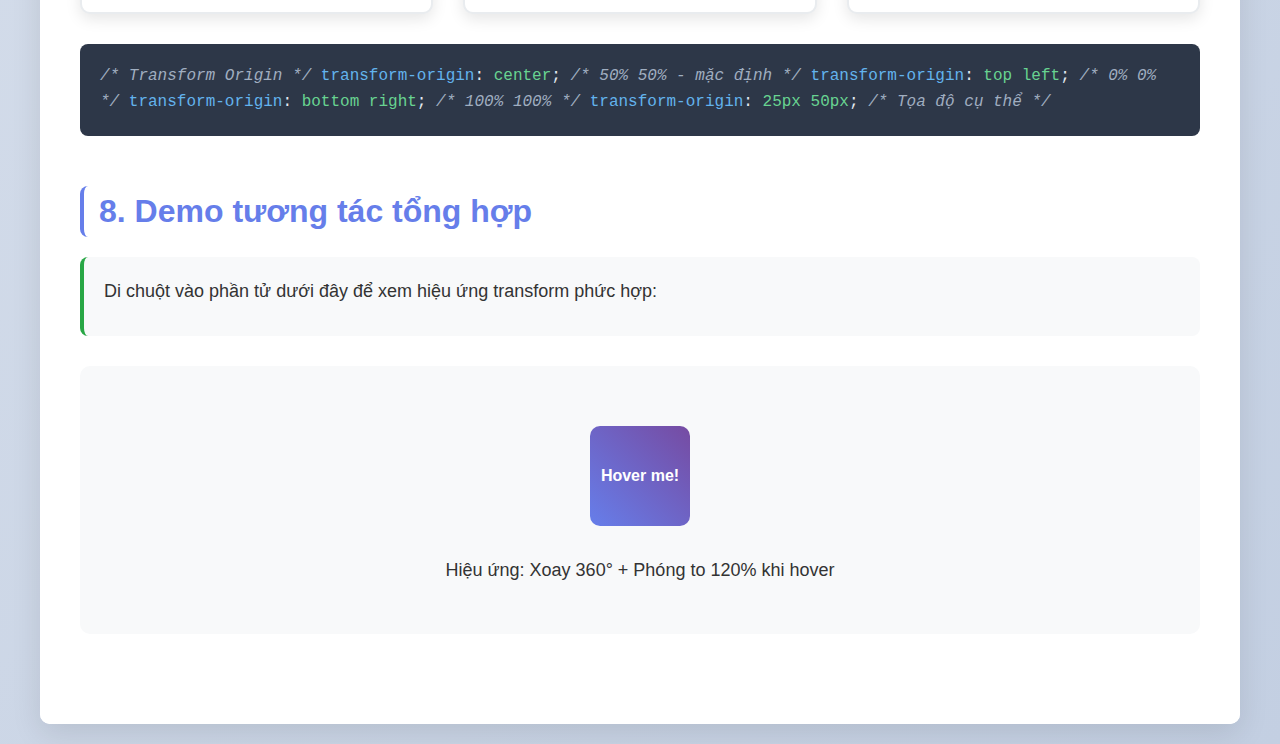
<file: transform.html>
<!DOCTYPE html>
<html lang="vi">
<head>
    <meta charset="UTF-8">
    <meta name="viewport" content="width=device-width, initial-scale=1.0">
    <title>CSS Transform - Biến đổi hình học</title>
    <link rel="stylesheet" href="styles/main.css">
</head>
<body class="transform-page">
    <div class="container">
        <div class="header">
            <h1>CSS Transform</h1>
            <p>Khám phá sức mạnh của biến đổi hình học trong CSS</p>
        </div>

        <div class="content">
            <!-- Giới thiệu -->
            <div class="section">
                <h2>Giới thiệu về CSS Transform</h2>
                <div class="explanation">
                    <p><strong>CSS Transform</strong> cho phép bạn thay đổi hình dạng, kích thước, vị trí và hướng của các phần tử HTML mà không ảnh hưởng đến luồng tài liệu (document flow). Điều này có nghĩa là các phần tử khác sẽ không bị đẩy hoặc thay đổi vị trí.</p>
                    <br>
                    <p><strong>Ưu điểm:</strong></p>
                    <ul style="margin-left: 20px; margin-top: 10px;">
                        <li>Hiệu suất cao (được xử lý bởi GPU)</li>
                        <li>Không ảnh hưởng đến layout</li>
                        <li>Tạo hiệu ứng động mượt mà</li>
                        <li>Hỗ trợ biến đổi 2D và 3D</li>
                    </ul>
                </div>
            </div>

            <!-- Translate -->
            <div class="section">
                <h2>1. Translate - Di chuyển</h2>
                <div class="explanation">
                    <p>Translate di chuyển phần tử từ vị trí hiện tại đến vị trí mới theo các trục X, Y hoặc Z.</p>
                </div>

                <h3>Các loại Translate:</h3>
                
                <div class="demo-container">
                    <div class="demo-box">
                        <h4>translate(x, y)</h4>
                        <div class="demo-element translate-example">Translate</div>
                        <p>Di chuyển theo cả X và Y</p>
                    </div>

                    <div class="demo-box">
                        <h4>translateX()</h4>
                        <div class="demo-element translateX-example">TranslateX</div>
                        <p>Di chuyển theo trục X</p>
                    </div>

                    <div class="demo-box">
                        <h4>translateY()</h4>
                        <div class="demo-element translateY-example">TranslateY</div>
                        <p>Di chuyển theo trục Y</p>
                    </div>
                </div>

                <div class="code-example">
<span class="comment">/* Translate Examples */</span>
<span class="property">transform</span>: <span class="value">translate(30px, 20px)</span>; <span class="comment">/* Di chuyển 30px sang phải, 20px xuống */</span>
<span class="property">transform</span>: <span class="value">translateX(40px)</span>; <span class="comment">/* Di chuyển 40px sang phải */</span>
<span class="property">transform</span>: <span class="value">translateY(-30px)</span>; <span class="comment">/* Di chuyển 30px lên trên */</span>
                </div>
            </div>

            <!-- Scale -->
            <div class="section">
                <h2>2. Scale - Thay đổi kích thước</h2>
                <div class="explanation">
                    <p>Scale thay đổi kích thước của phần tử. Giá trị 1 là kích thước gốc, nhỏ hơn 1 là thu nhỏ, lớn hơn 1 là phóng to.</p>
                </div>

                <div class="demo-container">
                    <div class="demo-box">
                        <h4>scale()</h4>
                        <div class="demo-element scale-example">Scale</div>
                        <p>Thay đổi kích thước đồng đều</p>
                    </div>

                    <div class="demo-box">
                        <h4>scaleX()</h4>
                        <div class="demo-element scaleX-example">ScaleX</div>
                        <p>Thay đổi chiều rộng</p>
                    </div>

                    <div class="demo-box">
                        <h4>scaleY()</h4>
                        <div class="demo-element scaleY-example">ScaleY</div>
                        <p>Thay đổi chiều cao</p>
                    </div>
                </div>

                <div class="code-example">
<span class="comment">/* Scale Examples */</span>
<span class="property">transform</span>: <span class="value">scale(1.3)</span>; <span class="comment">/* Phóng to 130% */</span>
<span class="property">transform</span>: <span class="value">scaleX(1.5)</span>; <span class="comment">/* Kéo dài chiều rộng 150% */</span>
<span class="property">transform</span>: <span class="value">scaleY(0.7)</span>; <span class="comment">/* Thu nhỏ chiều cao còn 70% */</span>
                </div>
            </div>

            <!-- Rotate -->
            <div class="section">
                <h2>3. Rotate - Xoay</h2>
                <div class="explanation">
                    <p>Rotate xoay phần tử quanh một điểm. Đơn vị đo là độ (deg) hoặc radian (rad).</p>
                </div>

                <div class="demo-container">
                    <div class="demo-box">
                        <h4>rotate(45deg)</h4>
                        <div class="demo-element rotate-example">Rotate</div>
                        <p>Xoay thuận chiều kim đồng hồ</p>
                    </div>

                    <div class="demo-box">
                        <h4>rotate(-30deg)</h4>
                        <div class="demo-element rotate-negative-example">Rotate</div>
                        <p>Xoay ngược chiều kim đồng hồ</p>
                    </div>
                </div>

                <div class="code-example">
<span class="comment">/* Rotate Examples */</span>
<span class="property">transform</span>: <span class="value">rotate(45deg)</span>; <span class="comment">/* Xoay 45 độ thuận chiều */</span>
<span class="property">transform</span>: <span class="value">rotate(-30deg)</span>; <span class="comment">/* Xoay 30 độ ngược chiều */</span>
<span class="property">transform</span>: <span class="value">rotate(180deg)</span>; <span class="comment">/* Xoay 180 độ (lật ngược) */</span>
                </div>
            </div>

            <!-- Skew -->
            <div class="section">
                <h2>4. Skew - Làm xiên</h2>
                <div class="explanation">
                    <p>Skew làm xiên phần tử theo các trục X và Y, tạo hiệu ứng nghiêng.</p>
                </div>

                <div class="demo-container">
                    <div class="demo-box">
                        <h4>skew(x, y)</h4>
                        <div class="demo-element skew-example">Skew</div>
                        <p>Làm xiên theo cả X và Y</p>
                    </div>

                    <div class="demo-box">
                        <h4>skewX()</h4>
                        <div class="demo-element skewX-example">SkewX</div>
                        <p>Làm xiên theo trục X</p>
                    </div>

                    <div class="demo-box">
                        <h4>skewY()</h4>
                        <div class="demo-element skewY-example">SkewY</div>
                        <p>Làm xiên theo trục Y</p>
                    </div>
                </div>

                <div class="code-example">
<span class="comment">/* Skew Examples */</span>
<span class="property">transform</span>: <span class="value">skew(20deg, 10deg)</span>; <span class="comment">/* Xiên X: 20°, Y: 10° */</span>
<span class="property">transform</span>: <span class="value">skewX(30deg)</span>; <span class="comment">/* Xiên theo trục X */</span>
<span class="property">transform</span>: <span class="value">skewY(15deg)</span>; <span class="comment">/* Xiên theo trục Y */</span>
                </div>
            </div>

            <!-- Combined Transforms -->
            <div class="section">
                <h2>5. Kết hợp nhiều Transform</h2>
                <div class="explanation">
                    <p>Bạn có thể kết hợp nhiều transform trong một thuộc tính, các transform sẽ được áp dụng từ trái sang phải.</p>
                </div>

                <div class="demo-container">
                    <div class="demo-box">
                        <h4>Combined Transform</h4>
                        <div class="demo-element combined-example">Multi</div>
                        <p>Translate + Rotate + Scale</p>
                    </div>
                </div>

                <div class="code-example">
<span class="comment">/* Combined Transform */</span>
<span class="property">transform</span>: <span class="value">translate(20px, 10px) rotate(25deg) scale(1.2)</span>;

<span class="comment">/* Thứ tự thực hiện: */</span>
<span class="comment">/* 1. Di chuyển 20px sang phải, 10px xuống */</span>
<span class="comment">/* 2. Xoay 25 độ */</span>
<span class="comment">/* 3. Phóng to 120% */</span>
                </div>
            </div>

            <!-- Interactive Examples -->
            <div class="section">
                <h2>6. Ví dụ tương tác (Hover Effects)</h2>
                <div class="explanation">
                    <p>Di chuột vào các hộp dưới đây để xem hiệu ứng transform khi hover:</p>
                </div>

                <div class="demo-container">
                    <div class="demo-box">
                        <h4>Hover Translate</h4>
                        <div class="demo-element hover-translate">Hover me</div>
                        <p>Di chuyển lên khi hover</p>
                    </div>

                    <div class="demo-box">
                        <h4>Hover Scale</h4>
                        <div class="demo-element hover-scale">Hover me</div>
                        <p>Phóng to khi hover</p>
                    </div>

                    <div class="demo-box">
                        <h4>Hover Rotate</h4>
                        <div class="demo-element hover-rotate">Hover me</div>
                        <p>Xoay khi hover</p>
                    </div>

                    <div class="demo-box">
                        <h4>Hover Skew</h4>
                        <div class="demo-element hover-skew">Hover me</div>
                        <p>Làm xiên khi hover</p>
                    </div>
                </div>

                <div class="code-example">
<span class="comment">/* Hover Effects */</span>
.<span class="property">hover-translate</span>:<span class="value">hover</span> {
    <span class="property">transform</span>: <span class="value">translateY(-20px)</span>;
}

.<span class="property">hover-scale</span>:<span class="value">hover</span> {
    <span class="property">transform</span>: <span class="value">scale(1.3)</span>;
}

.<span class="property">hover-rotate</span>:<span class="value">hover</span> {
    <span class="property">transform</span>: <span class="value">rotate(180deg)</span>;
}
                </div>
            </div>

            <!-- Transform Origin -->
            <div class="section">
                <h2>7. Transform Origin - Điểm gốc biến đổi</h2>
                <div class="explanation">
                    <p>Transform-origin xác định điểm gốc cho việc biến đổi. Mặc định là center (50% 50%).</p>
                </div>

                <div class="demo-container">
                    <div class="demo-box">
                        <h4>Origin: Center</h4>
                        <div class="demo-element origin-demo origin-center">Center</div>
                        <p>Xoay quanh tâm (mặc định)</p>
                    </div>

                    <div class="demo-box">
                        <h4>Origin: Top Left</h4>
                        <div class="demo-element origin-demo origin-top-left">Top Left</div>
                        <p>Xoay quanh góc trên trái</p>
                    </div>

                    <div class="demo-box">
                        <h4>Origin: Bottom Right</h4>
                        <div class="demo-element origin-demo origin-bottom-right">Bottom Right</div>
                        <p>Xoay quanh góc dưới phải</p>
                    </div>
                </div>

                <div class="code-example">
<span class="comment">/* Transform Origin */</span>
<span class="property">transform-origin</span>: <span class="value">center</span>; <span class="comment">/* 50% 50% - mặc định */</span>
<span class="property">transform-origin</span>: <span class="value">top left</span>; <span class="comment">/* 0% 0% */</span>
<span class="property">transform-origin</span>: <span class="value">bottom right</span>; <span class="comment">/* 100% 100% */</span>
<span class="property">transform-origin</span>: <span class="value">25px 50px</span>; <span class="comment">/* Tọa độ cụ thể */</span>
                </div>
            </div>

            <!-- Interactive Demo -->
            <div class="section">
                <h2>8. Demo tương tác tổng hợp</h2>
                <div class="explanation">
                    <p>Di chuột vào phần tử dưới đây để xem hiệu ứng transform phức hợp:</p>
                </div>

                <div class="interactive-demo">
                    <div class="interactive-element">
                        Hover me!
                    </div>
                    <p style="text-align: center; margin-top: 20px;">
                        Hiệu ứng: Xoay 360° + Phóng to 120% khi hover
                    </p>
                </div>
            </div>

        </div>
    </div>
</body>
</html>
</file>
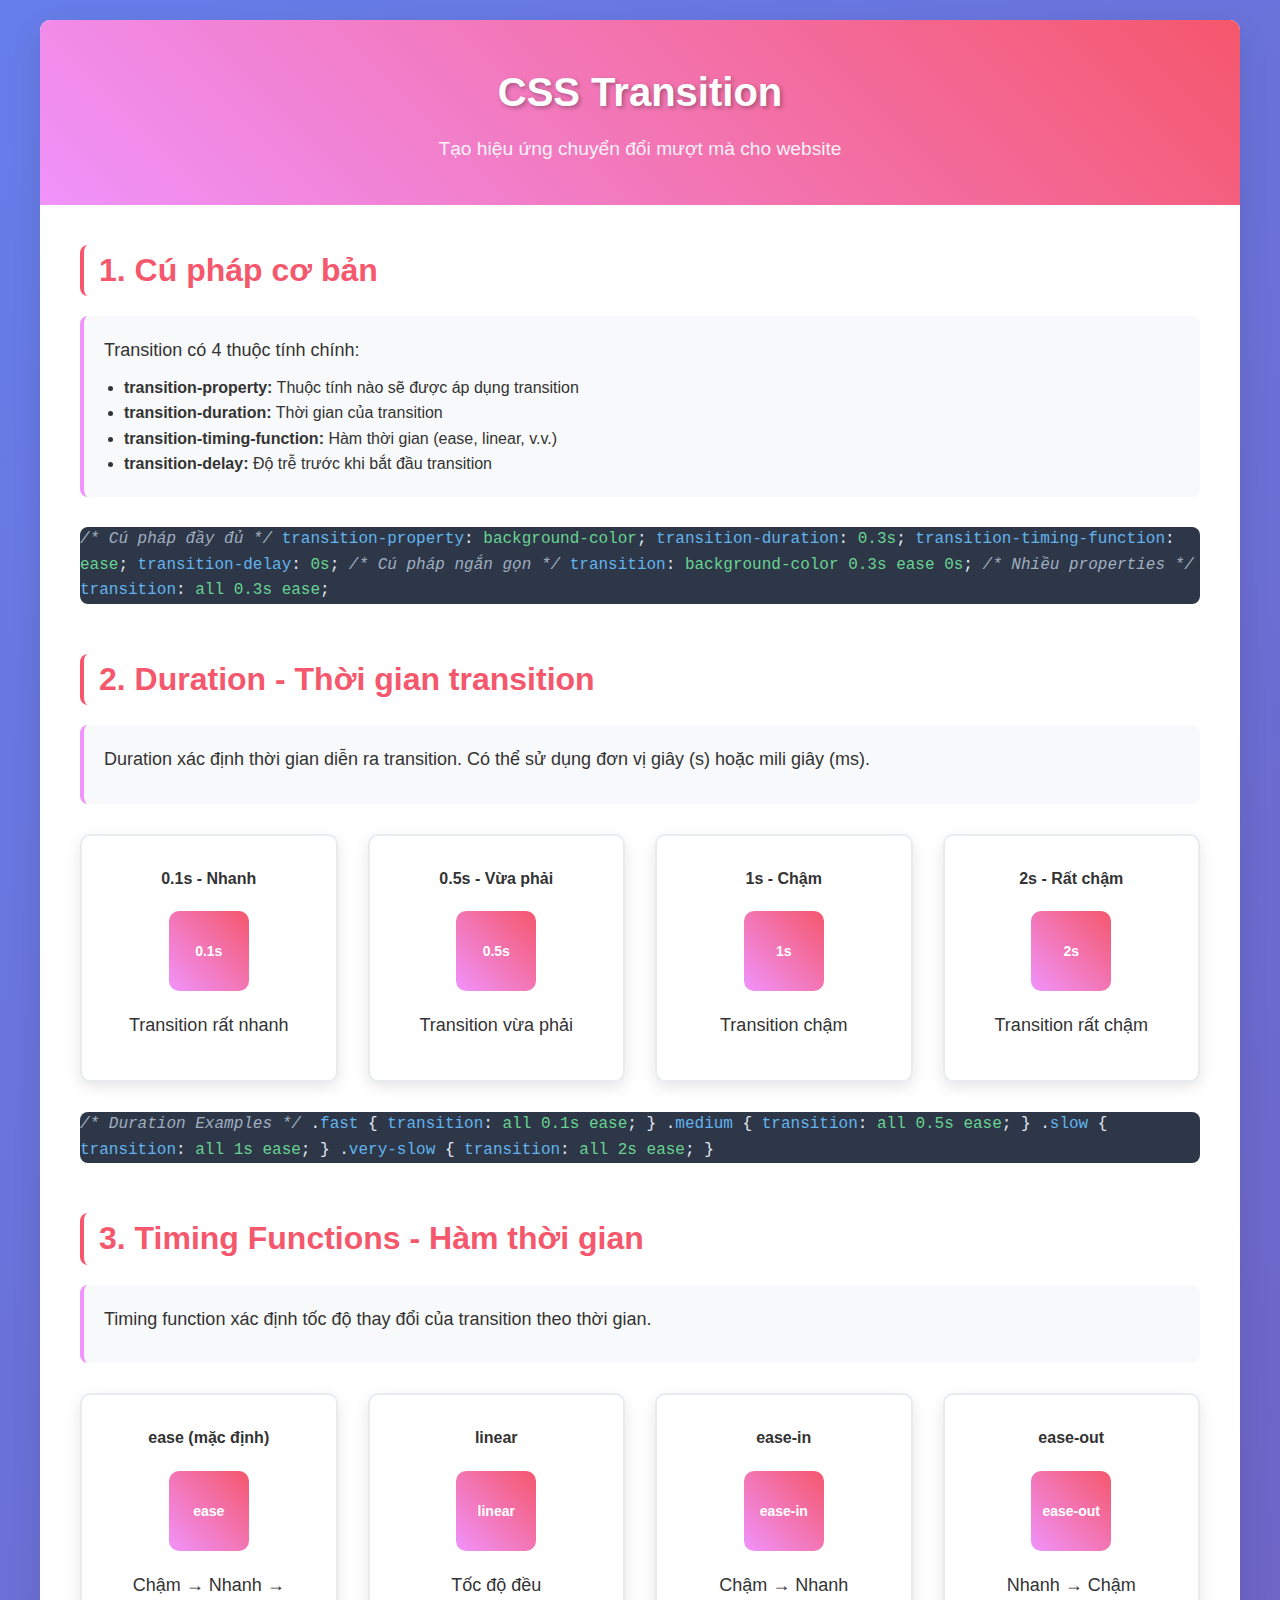
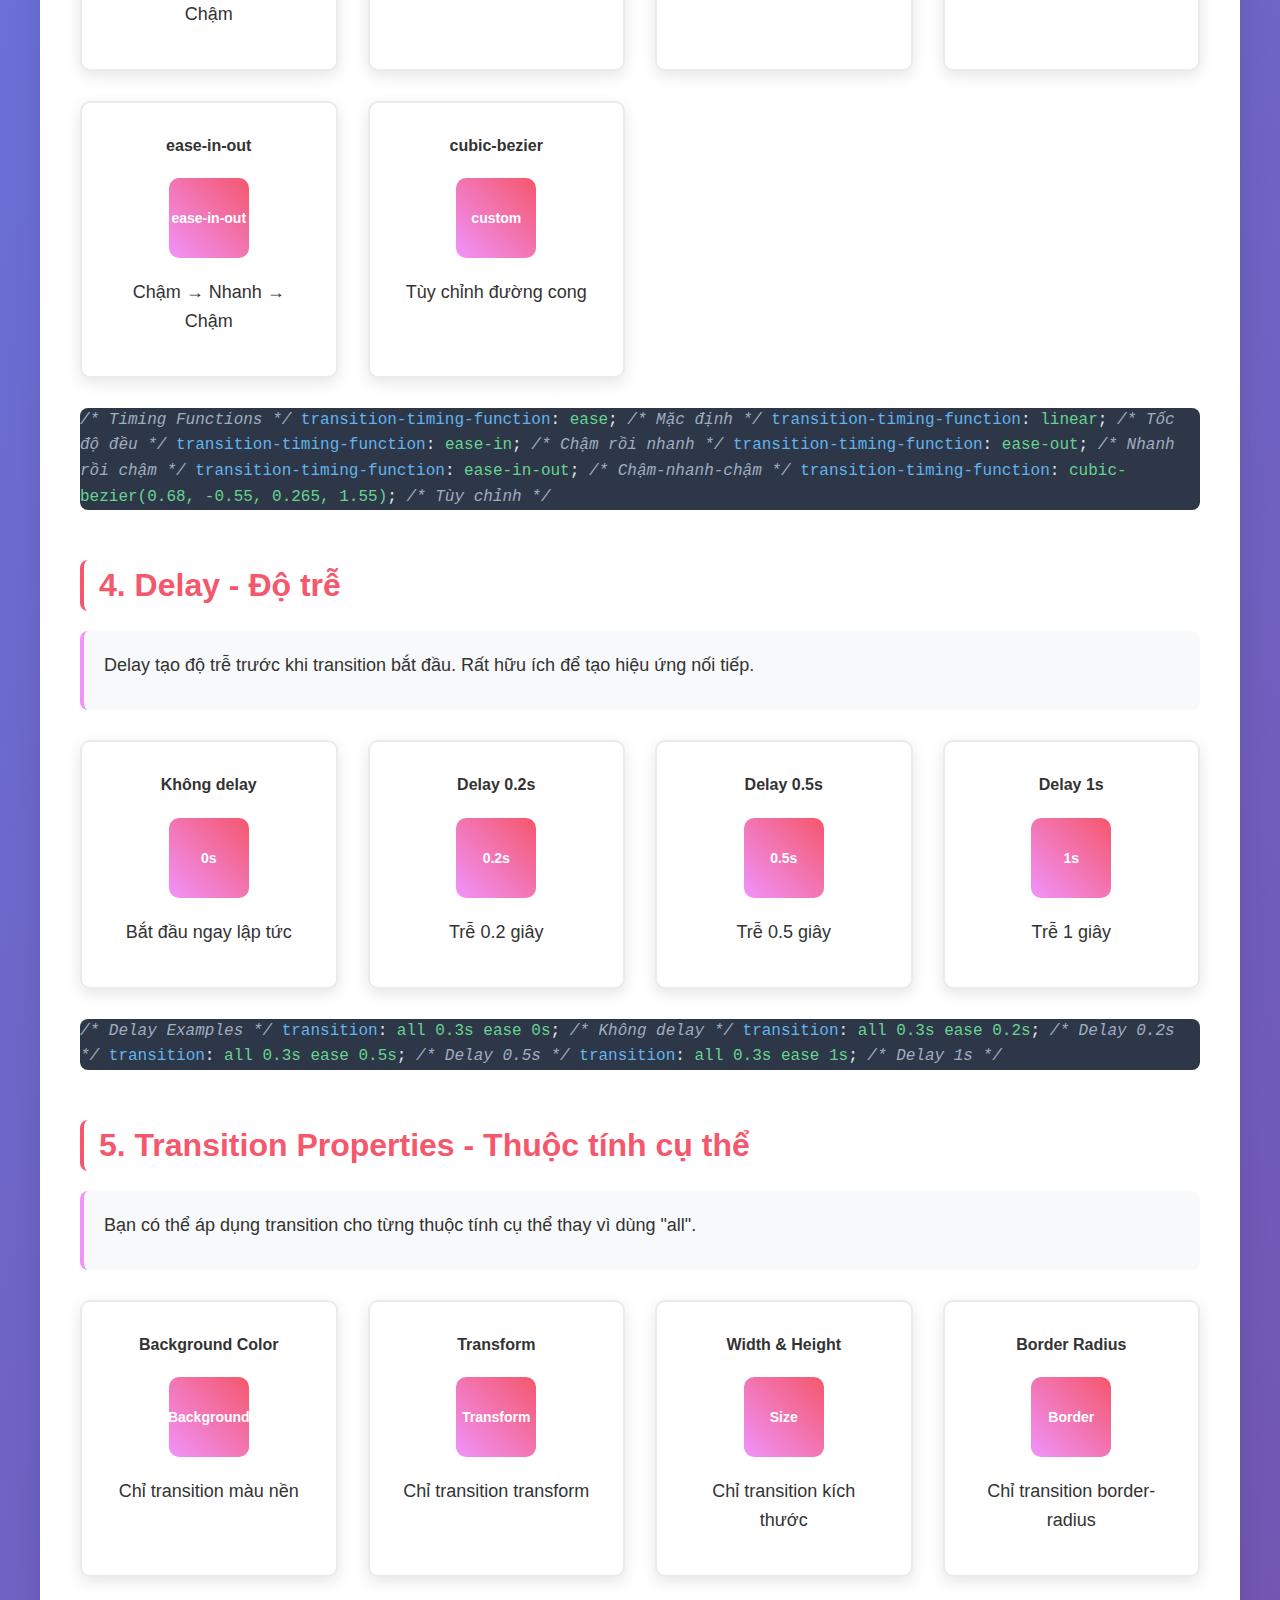
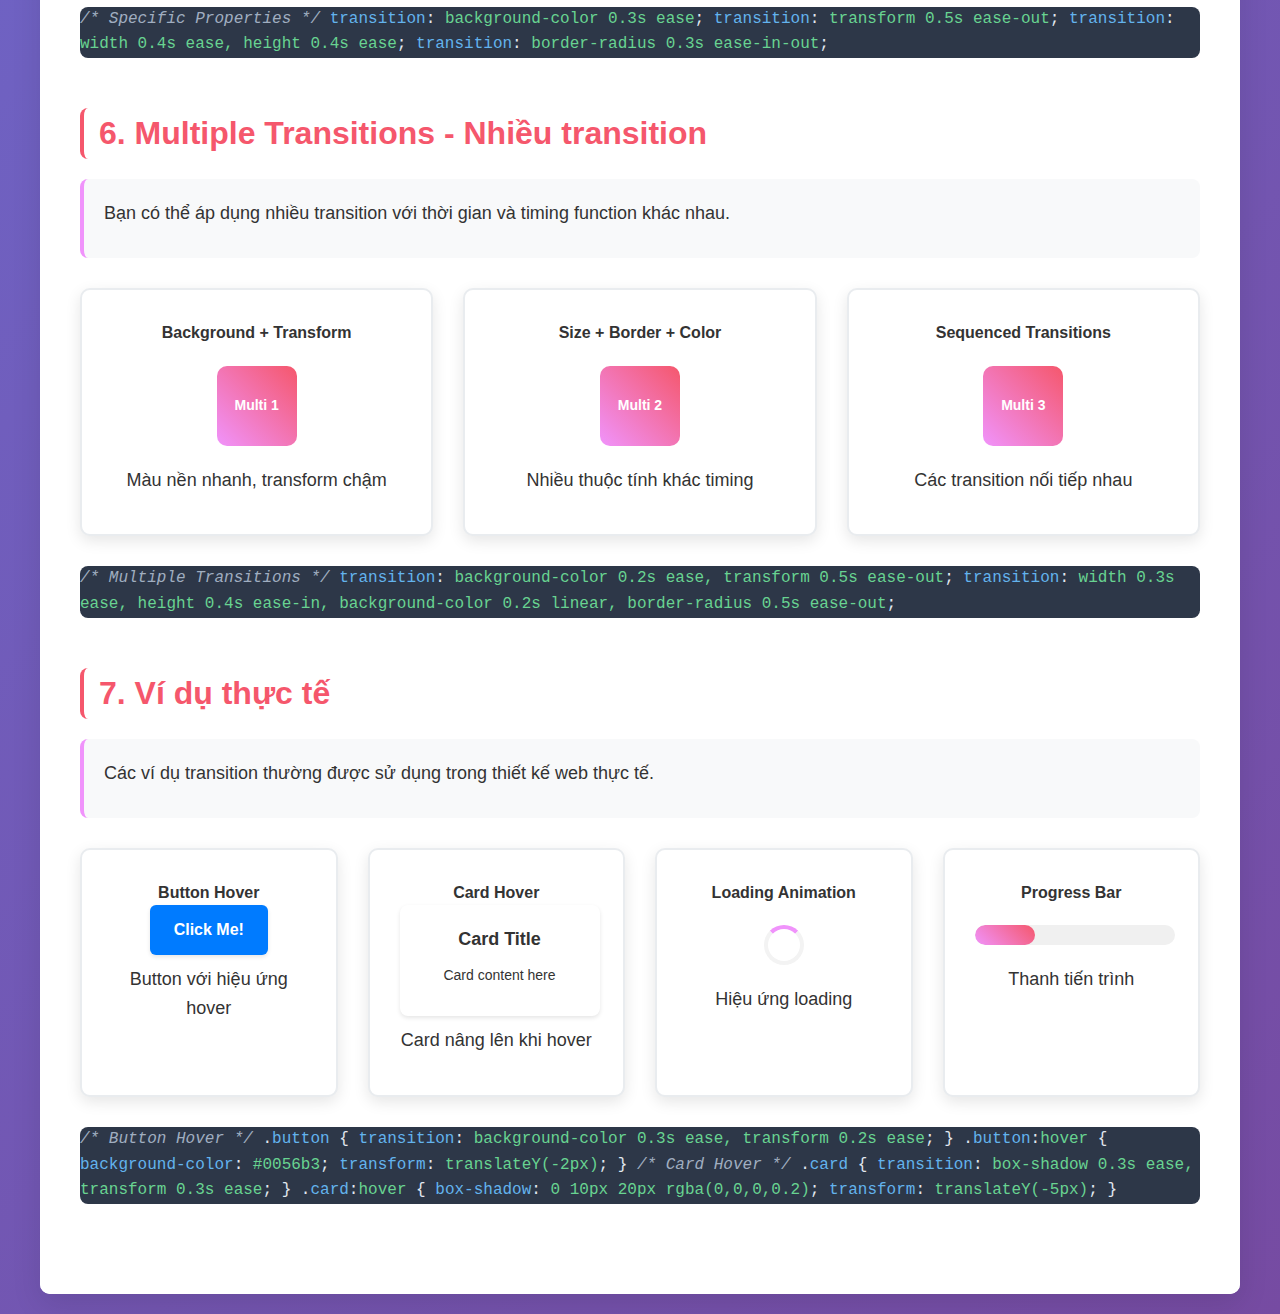
<file: transition.html>
<!DOCTYPE html>
<html lang="vi">
<head>
    <meta charset="UTF-8">
    <meta name="viewport" content="width=device-width, initial-scale=1.0">
    <title>CSS Transition - Hiệu ứng chuyển đổi</title>
    <link rel="stylesheet" href="styles/main.css">
</head>
<body class="transition-page">
    <div class="container">
        <div class="header">
            <h1>CSS Transition</h1>
            <p>Tạo hiệu ứng chuyển đổi mượt mà cho website</p>
        </div>

        <div class="content">

            <!-- Cú pháp cơ bản -->
            <div class="section">
                <h2>1. Cú pháp cơ bản</h2>
                <div class="explanation">
                    <p>Transition có 4 thuộc tính chính:</p>
                    <ul style="margin-left: 20px; margin-top: 10px;">
                        <li><strong>transition-property:</strong> Thuộc tính nào sẽ được áp dụng transition</li>
                        <li><strong>transition-duration:</strong> Thời gian của transition</li>
                        <li><strong>transition-timing-function:</strong> Hàm thời gian (ease, linear, v.v.)</li>
                        <li><strong>transition-delay:</strong> Độ trễ trước khi bắt đầu transition</li>
                    </ul>
                </div>

                <div class="code-example">
<span class="comment">/* Cú pháp đầy đủ */</span>
<span class="property">transition-property</span>: <span class="value">background-color</span>;
<span class="property">transition-duration</span>: <span class="value">0.3s</span>;
<span class="property">transition-timing-function</span>: <span class="value">ease</span>;
<span class="property">transition-delay</span>: <span class="value">0s</span>;

<span class="comment">/* Cú pháp ngắn gọn */</span>
<span class="property">transition</span>: <span class="value">background-color 0.3s ease 0s</span>;

<span class="comment">/* Nhiều properties */</span>
<span class="property">transition</span>: <span class="value">all 0.3s ease</span>;
                </div>
            </div>

            <!-- Duration - Thời gian -->
            <div class="section">
                <h2>2. Duration - Thời gian transition</h2>
                <div class="explanation">
                    <p>Duration xác định thời gian diễn ra transition. Có thể sử dụng đơn vị giây (s) hoặc mili giây (ms).</p>
                </div>

                <div class="demo-container">
                    <div class="demo-box">
                        <h4>0.1s - Nhanh</h4>
                        <div class="demo-element duration-fast">0.1s</div>
                        <p>Transition rất nhanh</p>
                    </div>

                    <div class="demo-box">
                        <h4>0.5s - Vừa phải</h4>
                        <div class="demo-element duration-medium">0.5s</div>
                        <p>Transition vừa phải</p>
                    </div>

                    <div class="demo-box">
                        <h4>1s - Chậm</h4>
                        <div class="demo-element duration-slow">1s</div>
                        <p>Transition chậm</p>
                    </div>

                    <div class="demo-box">
                        <h4>2s - Rất chậm</h4>
                        <div class="demo-element duration-very-slow">2s</div>
                        <p>Transition rất chậm</p>
                    </div>
                </div>

                <div class="code-example">
<span class="comment">/* Duration Examples */</span>
.<span class="property">fast</span> { <span class="property">transition</span>: <span class="value">all 0.1s ease</span>; }
.<span class="property">medium</span> { <span class="property">transition</span>: <span class="value">all 0.5s ease</span>; }
.<span class="property">slow</span> { <span class="property">transition</span>: <span class="value">all 1s ease</span>; }
.<span class="property">very-slow</span> { <span class="property">transition</span>: <span class="value">all 2s ease</span>; }
                </div>
            </div>

            <!-- Timing Functions -->
            <div class="section">
                <h2>3. Timing Functions - Hàm thời gian</h2>
                <div class="explanation">
                    <p>Timing function xác định tốc độ thay đổi của transition theo thời gian.</p>
                </div>

                <div class="demo-container">
                    <div class="demo-box">
                        <h4>ease (mặc định)</h4>
                        <div class="demo-element timing-ease">ease</div>
                        <p>Chậm → Nhanh → Chậm</p>
                    </div>

                    <div class="demo-box">
                        <h4>linear</h4>
                        <div class="demo-element timing-linear">linear</div>
                        <p>Tốc độ đều</p>
                    </div>

                    <div class="demo-box">
                        <h4>ease-in</h4>
                        <div class="demo-element timing-ease-in">ease-in</div>
                        <p>Chậm → Nhanh</p>
                    </div>

                    <div class="demo-box">
                        <h4>ease-out</h4>
                        <div class="demo-element timing-ease-out">ease-out</div>
                        <p>Nhanh → Chậm</p>
                    </div>

                    <div class="demo-box">
                        <h4>ease-in-out</h4>
                        <div class="demo-element timing-ease-in-out">ease-in-out</div>
                        <p>Chậm → Nhanh → Chậm</p>
                    </div>

                    <div class="demo-box">
                        <h4>cubic-bezier</h4>
                        <div class="demo-element timing-cubic-bezier">custom</div>
                        <p>Tùy chỉnh đường cong</p>
                    </div>
                </div>

                <div class="code-example">
<span class="comment">/* Timing Functions */</span>
<span class="property">transition-timing-function</span>: <span class="value">ease</span>; <span class="comment">/* Mặc định */</span>
<span class="property">transition-timing-function</span>: <span class="value">linear</span>; <span class="comment">/* Tốc độ đều */</span>
<span class="property">transition-timing-function</span>: <span class="value">ease-in</span>; <span class="comment">/* Chậm rồi nhanh */</span>
<span class="property">transition-timing-function</span>: <span class="value">ease-out</span>; <span class="comment">/* Nhanh rồi chậm */</span>
<span class="property">transition-timing-function</span>: <span class="value">ease-in-out</span>; <span class="comment">/* Chậm-nhanh-chậm */</span>
<span class="property">transition-timing-function</span>: <span class="value">cubic-bezier(0.68, -0.55, 0.265, 1.55)</span>; <span class="comment">/* Tùy chỉnh */</span>
                </div>
            </div>

            <!-- Delay - Độ trễ -->
            <div class="section">
                <h2>4. Delay - Độ trễ</h2>
                <div class="explanation">
                    <p>Delay tạo độ trễ trước khi transition bắt đầu. Rất hữu ích để tạo hiệu ứng nối tiếp.</p>
                </div>

                <div class="demo-container">
                    <div class="demo-box">
                        <h4>Không delay</h4>
                        <div class="demo-element delay-none">0s</div>
                        <p>Bắt đầu ngay lập tức</p>
                    </div>

                    <div class="demo-box">
                        <h4>Delay 0.2s</h4>
                        <div class="demo-element delay-short">0.2s</div>
                        <p>Trễ 0.2 giây</p>
                    </div>

                    <div class="demo-box">
                        <h4>Delay 0.5s</h4>
                        <div class="demo-element delay-medium">0.5s</div>
                        <p>Trễ 0.5 giây</p>
                    </div>

                    <div class="demo-box">
                        <h4>Delay 1s</h4>
                        <div class="demo-element delay-long">1s</div>
                        <p>Trễ 1 giây</p>
                    </div>
                </div>

                <div class="code-example">
<span class="comment">/* Delay Examples */</span>
<span class="property">transition</span>: <span class="value">all 0.3s ease 0s</span>; <span class="comment">/* Không delay */</span>
<span class="property">transition</span>: <span class="value">all 0.3s ease 0.2s</span>; <span class="comment">/* Delay 0.2s */</span>
<span class="property">transition</span>: <span class="value">all 0.3s ease 0.5s</span>; <span class="comment">/* Delay 0.5s */</span>
<span class="property">transition</span>: <span class="value">all 0.3s ease 1s</span>; <span class="comment">/* Delay 1s */</span>
                </div>
            </div>

            <!-- Transition Properties -->
            <div class="section">
                <h2>5. Transition Properties - Thuộc tính cụ thể</h2>
                <div class="explanation">
                    <p>Bạn có thể áp dụng transition cho từng thuộc tính cụ thể thay vì dùng "all".</p>
                </div>

                <div class="demo-container">
                    <div class="demo-box">
                        <h4>Background Color</h4>
                        <div class="demo-element property-background">Background</div>
                        <p>Chỉ transition màu nền</p>
                    </div>

                    <div class="demo-box">
                        <h4>Transform</h4>
                        <div class="demo-element property-transform">Transform</div>
                        <p>Chỉ transition transform</p>
                    </div>

                    <div class="demo-box">
                        <h4>Width & Height</h4>
                        <div class="demo-element property-size">Size</div>
                        <p>Chỉ transition kích thước</p>
                    </div>

                    <div class="demo-box">
                        <h4>Border Radius</h4>
                        <div class="demo-element property-border">Border</div>
                        <p>Chỉ transition border-radius</p>
                    </div>
                </div>

                <div class="code-example">
<span class="comment">/* Specific Properties */</span>
<span class="property">transition</span>: <span class="value">background-color 0.3s ease</span>;
<span class="property">transition</span>: <span class="value">transform 0.5s ease-out</span>;
<span class="property">transition</span>: <span class="value">width 0.4s ease, height 0.4s ease</span>;
<span class="property">transition</span>: <span class="value">border-radius 0.3s ease-in-out</span>;
                </div>
            </div>

            <!-- Multiple Transitions -->
            <div class="section">
                <h2>6. Multiple Transitions - Nhiều transition</h2>
                <div class="explanation">
                    <p>Bạn có thể áp dụng nhiều transition với thời gian và timing function khác nhau.</p>
                </div>

                <div class="demo-container">
                    <div class="demo-box">
                        <h4>Background + Transform</h4>
                        <div class="demo-element multiple-bg-transform">Multi 1</div>
                        <p>Màu nền nhanh, transform chậm</p>
                    </div>

                    <div class="demo-box">
                        <h4>Size + Border + Color</h4>
                        <div class="demo-element multiple-complex">Multi 2</div>
                        <p>Nhiều thuộc tính khác timing</p>
                    </div>

                    <div class="demo-box">
                        <h4>Sequenced Transitions</h4>
                        <div class="demo-element multiple-sequence">Multi 3</div>
                        <p>Các transition nối tiếp nhau</p>
                    </div>
                </div>

                <div class="code-example">
<span class="comment">/* Multiple Transitions */</span>
<span class="property">transition</span>: 
    <span class="value">background-color 0.2s ease,
    transform 0.5s ease-out</span>;

<span class="property">transition</span>: 
    <span class="value">width 0.3s ease,
    height 0.4s ease-in,
    background-color 0.2s linear,
    border-radius 0.5s ease-out</span>;
                </div>
            </div>

            <!-- Practical Examples -->
            <div class="section">
                <h2>7. Ví dụ thực tế</h2>
                <div class="explanation">
                    <p>Các ví dụ transition thường được sử dụng trong thiết kế web thực tế.</p>
                </div>

                <div class="demo-container">
                    <div class="demo-box">
                        <h4>Button Hover</h4>
                        <div class="demo-button">Click Me!</div>
                        <p>Button với hiệu ứng hover</p>
                    </div>

                    <div class="demo-box">
                        <h4>Card Hover</h4>
                        <div class="demo-card">
                            <h5>Card Title</h5>
                            <p>Card content here</p>
                        </div>
                        <p>Card nâng lên khi hover</p>
                    </div>

                    <div class="demo-box">
                        <h4>Loading Animation</h4>
                        <div class="demo-loading"></div>
                        <p>Hiệu ứng loading</p>
                    </div>

                    <div class="demo-box">
                        <h4>Progress Bar</h4>
                        <div class="demo-progress">
                            <div class="demo-progress-fill"></div>
                        </div>
                        <p>Thanh tiến trình</p>
                    </div>
                </div>

                <div class="code-example">
<span class="comment">/* Button Hover */</span>
.<span class="property">button</span> {
    <span class="property">transition</span>: <span class="value">background-color 0.3s ease, transform 0.2s ease</span>;
}
.<span class="property">button</span>:<span class="value">hover</span> {
    <span class="property">background-color</span>: <span class="value">#0056b3</span>;
    <span class="property">transform</span>: <span class="value">translateY(-2px)</span>;
}

<span class="comment">/* Card Hover */</span>
.<span class="property">card</span> {
    <span class="property">transition</span>: <span class="value">box-shadow 0.3s ease, transform 0.3s ease</span>;
}
.<span class="property">card</span>:<span class="value">hover</span> {
    <span class="property">box-shadow</span>: <span class="value">0 10px 20px rgba(0,0,0,0.2)</span>;
    <span class="property">transform</span>: <span class="value">translateY(-5px)</span>;
}
                </div>
            </div>

        </div>
    </div>
</body>
</html>
</file>
<file: styles/main.css>
/* ===== MAIN CSS FILE - FILE CSS CHÍNH ===== */
/* Import tất cả các file CSS con */

@import url('basic-styles.css');
@import url('position-styles.css');
@import url('display-styles.css');
@import url('flexbox-styles.css');
@import url('transform-styles.css');
@import url('transition-styles.css');
@import url('animation-styles.css');
</file>
<file: styles/style-css.css>
/* Cấu hình chung cho body */
body {
  background-color: rgb(220, 230, 173); /* Màu nền của trang */
  font-family: Arial, sans-serif; /* Phông chữ chung */
  margin: 0;
  padding: 20px;
}

/* Thay đổi màu sắc cho h1 */
h1 {
  color: #177820;/*HEX*/
  background-color: yellow; /* Màu nền. Sử dụng tên */
  opacity: 0.8; /* Độ trong suốt */
  font-size: 36px; /* Kích thước chữ */
  text-align: center; /* Căn giữa văn bản */
  padding: 10px;
  border-radius: 8px; /* Bo góc cho tiêu đề */
}

#sub-title-id {
  text-align: left; /* Căn trái cho tiêu đề phụ */
  color: rgb(220, 230, 173); /* Màu chữ. Màu RGB*/
}

.sub-title {
  text-align: left; /* Căn trái cho các tiêu đề phụ */
  color: green; /* Màu chữ */
}

/* Thay đổi màu sắc cho h2 */
h2 {
  color: blue; /* Màu chữ */
  background-color: lightgreen; /* Màu nền */
  font-size: 28px; /* Kích thước chữ */
  text-align: center; /* Căn giữa văn bản */
  padding: 8px;
  border-radius: 8px; /* Bo góc cho tiêu đề phụ */
}

/* Thay đổi màu sắc cho các đoạn văn p */
p {
  color: purple; /* Màu chữ */
  font-size: 18px; /* Kích thước chữ */
  background-color: pink; /* Màu nền */
  padding: 12px;
  border-radius: 5px; /* Bo góc cho các đoạn văn */
  margin-bottom: 10px;
}
/* Selector theo ID */
#unique {
  font-size: 20px;
  color: rgb(255, 99, 71);
  /* Màu đỏ */
  font-weight: bold;
}

/* External CSS style (sử dụng selector theo class) */
.button {
  background-color: #4caf50;
  /* Màu xanh lá */
  color: white;
  padding: 15px 32px;
  text-align: center;
  text-decoration: none;
  display: inline-block;
  font-size: 16px;
  border-radius: 8px;
}
.button:hover {
  background-color: rgba(76, 175, 80, 0.8);
  /* Màu nền thay đổi khi hover */
}

.content{
  background-color: red;
  padding: 10px;
  margin: 10px;
}

.position-container{
  position: relative;
  background-color: lightgray;
  &> div{
    width: 100%;
    height: 100px;
  }
}

#position-item-static{
  /* position: static; */
  background-color: lightyellow;
}

#position-item-relative{
  position: relative;
  background-color: lightcoral;
  height: 500px;
  top:100px;
}

#position-item-absolute{
  position: absolute;
  background-color: lightgreen;
  width: 100%;
  height: 100px;
  top: 500px;
}

#position-item-fixed{
  position: fixed;
  background-color: lightblue;
  width: 200px;
  height: 100px;
  top: 200px;
  left: 200px;
}

#position-item-sticky{
  position: sticky;
  background-color: lightpink;
  width: 100%;
  height: 100px;
  top: 0;
}

#position-item-relative-child-absolute{
  position: absolute;
  background-color: lightyellow;
  width: 200px;
  height: 50px;
  top: 100px;
  right: 100px;
}

#position-item-relative-child-sticky{
  position: sticky;
  background-color: rgb(240, 229, 128);
  width: 200px;
  height: 50px;
  top: 0;
}

#display-container{
  display: block;
  background-color: lightgray;
}

#display-inline{
  display: inline;
  background-color: lightblue;
  width: 100px; /* Không có tác dụng với display: inline */
  height: 50px; /* Không có tác dụng với display: inline */
}

#display-block{
  display: block;
  background-color: lightcoral;
  width: 100px; /* Có tác dụng với display: block */
  height: 50px; /* Có tác dụng với display: block */
}

#display-inline-block{
  display: inline-block;
  background-color: lightgreen;
  width: 400px; /* Có tác dụng với display: inline-block */
  height: 50px; /* Có tác dụng với display: inline-block */
}


#display-none{
  display: none;
  background-color: lightyellow;
}

.margin-auto {
  background-color: mediumslateblue;
  margin: 0 auto;
  /* margin-top: 0px
  margin-bottom: 0px;
  margin-left: auto;
  margin-right: auto; */
  padding: 10px;
  width: 100px;
}

.display-item{
  width: 200px;
  height: 100px;
}

.flex-box-container {
  background-color: lightgray; /* Màu nền của container */
  height: 500px; /* Chiều cao của container bằng chiều cao của viewport */
  display: flex; /* Thiết lập chế độ Flexbox */
  flex-direction: row; /*(row | column) Hướng của các phần tử con */
  //justify-content: space-around; /*khoảng trống giữa các phần tử con và cạnh của container */
  justify-content: center; /* Căn giữa các phần tử con theo chiều ngang*/
  //justify-content: flex-start; /* Căn trái các phần tử con theo chiều ngang*/
  //justify-content: flex-end; /* Căn phải các phần tử con theo chiều ngang */
  //justify-content: space-between; /* Khoảng cách đều giữa các phần tử con */
  //justify-content: space-evenly; Khoảng cách đều giữa các phần tử con và cạnh của container */

  flex-wrap: wrap; /* Cho phép các phần tử con xuống dòng nếu không đủ không gian */
  //flex-wrap: nowrap; /* /* Không cho phép các phần tử con xuống dòng */
  align-items: center; /* Căn giữa các phần tử con theo chiều dọc */
}

#flex-item-1 {
  background-color: lightcoral; /* Màu nền của phần tử */
  flex-grow: 0; /* Phần tử này sẽ chiếm không gian còn lại */
  flex-shrink: 1; /* Phần tử này sẽ co lại nếu không gian không đủ */
  flex-basis: 100px; /* Kích thước cơ bản của phần tử*/
}

#flex-item-2 {
  background-color: lightblue; /* Màu nền của phần tử */
  flex-grow: 1; /* Phần tử này sẽ chiếm gấp đôi không gian còn lại */
  flex-shrink: 1;

}

#flex-item-3 {
  background-color: lightgreen; /* Màu nền của phần tử */
  flex-grow: 0; /* Phần tử này sẽ chiếm gấp ba không gian còn lại */
}

.flex-item {
  background-color: lightblue;
  padding: 20px;
  border: 2px solid #000; /* Đường viền */
  width: 100px;
  height: 50px;
  flex-shrink: 0;
}

/* ===== CSS TRANSFORM STYLES ===== */

/* Reset và cấu hình cơ bản */
.transform-page * {
    margin: 0;
    padding: 0;
    box-sizing: border-box;
}

.transform-page {
    font-family: 'Arial', sans-serif;
    line-height: 1.6;
    color: #333;
    background: linear-gradient(135deg, #f5f7fa 0%, #c3cfe2 100%);
    padding: 20px;
}

.container {
    max-width: 1200px;
    margin: 0 auto;
    background: white;
    border-radius: 10px;
    box-shadow: 0 10px 30px rgba(0,0,0,0.1);
    overflow: hidden;
}

.header {
    background: linear-gradient(45deg, #667eea 0%, #764ba2 100%);
    color: white;
    padding: 40px;
    text-align: center;
}

.header h1 {
    font-size: 2.5rem;
    margin-bottom: 10px;
    text-shadow: 2px 2px 4px rgba(0,0,0,0.3);
    background: none;
    opacity: 1;
    color: white;
}

.header p {
    font-size: 1.2rem;
    opacity: 0.9;
    background: none;
    padding: 0;
    border-radius: 0;
    margin: 0;
    color: white;
}

.content {
    padding: 40px;
    background: white;
    margin: 0;
}

.section {
    margin-bottom: 50px;
}

.section h2 {
    color: #667eea;
    font-size: 2rem;
    margin-bottom: 20px;
    border-left: 4px solid #667eea;
    padding-left: 15px;
    background: none;
    text-align: left;
}

.section h3 {
    color: #764ba2;
    font-size: 1.5rem;
    margin: 25px 0 15px 0;
}

.explanation {
    background: #f8f9fa;
    padding: 20px;
    border-radius: 8px;
    margin-bottom: 30px;
    border-left: 4px solid #28a745;
}

.explanation p {
    background: none;
    padding: 0;
    margin-bottom: 10px;
    color: #333;
    border-radius: 0;
}

.demo-container {
    display: grid;
    grid-template-columns: repeat(auto-fit, minmax(250px, 1fr));
    gap: 30px;
    margin: 30px 0;
}

.demo-box {
    background: #fff;
    border: 2px solid #e9ecef;
    border-radius: 10px;
    padding: 30px;
    text-align: center;
    box-shadow: 0 5px 15px rgba(0,0,0,0.1);
    transition: all 0.3s ease;
}

.demo-box:hover {
    box-shadow: 0 10px 25px rgba(0,0,0,0.15);
    transform: translateY(-5px);
}

.demo-box p {
    background: none;
    padding: 0;
    margin: 10px 0;
    color: #333;
    border-radius: 0;
}

.demo-element {
    width: 80px;
    height: 80px;
    background: linear-gradient(45deg, #ff6b6b, #ee5a24);
    margin: 20px auto;
    border-radius: 10px;
    display: flex;
    align-items: center;
    justify-content: center;
    color: white;
    font-weight: bold;
    font-size: 14px;
    transition: transform 0.3s ease;
    cursor: pointer;
}

/* Transform Examples */

/* Translate */
.translate-example {
    transform: translate(30px, 20px);
}

.translateX-example {
    transform: translateX(40px);
}

.translateY-example {
    transform: translateY(-30px);
}

/* Scale */
.scale-example {
    transform: scale(1.3);
}

.scaleX-example {
    transform: scaleX(1.5);
}

.scaleY-example {
    transform: scaleY(0.7);
}

/* Rotate */
.rotate-example {
    transform: rotate(45deg);
}

.rotate-negative-example {
    transform: rotate(-30deg);
}

/* Skew */
.skew-example {
    transform: skew(20deg, 10deg);
}

.skewX-example {
    transform: skewX(30deg);
}

.skewY-example {
    transform: skewY(15deg);
}

/* Combined Transforms */
.combined-example {
    transform: translate(20px, 10px) rotate(25deg) scale(1.2);
}

/* Interactive Examples */
.interactive-demo {
    background: #f8f9fa;
    padding: 30px;
    border-radius: 10px;
    margin: 30px 0;
}

.interactive-demo p {
    background: none;
    padding: 0;
    margin: 20px 0;
    color: #333;
    border-radius: 0;
}

.interactive-element {
    width: 100px;
    height: 100px;
    background: linear-gradient(45deg, #667eea, #764ba2);
    margin: 30px auto;
    border-radius: 10px;
    display: flex;
    align-items: center;
    justify-content: center;
    color: white;
    font-weight: bold;
    transition: all 0.5s ease;
    cursor: pointer;
}

.interactive-element:hover {
    transform: rotate(360deg) scale(1.2); // xoay 360 độ và phóng to lên 1.2 lần
}

.hover-translate:hover {
    transform: translateY(-20px); // bay lên trên
}

// lập trình cho sự kiện hover vào phần từ
// hover có nghĩa là rê chuột vào phần tử đó.
.clasname:hover{

}

.hover-scale:hover {
    transform: scale(1.3);
}

.hover-rotate:hover {
    transform: rotate(180deg);
}

.hover-skew:hover {
    transform: skewX(20deg);
}

/* 3D Transform Examples */
.transform-3d-container {
    perspective: 1000px;
    margin: 30px 0;
}

.element-3d {
    width: 100px;
    height: 100px;
    background: linear-gradient(45deg, #ff9a56, #ffad56);
    margin: 50px auto;
    border-radius: 10px;
    display: flex;
    align-items: center;
    justify-content: center;
    color: white;
    font-weight: bold;
    transition: transform 0.5s ease;
    cursor: pointer;
}

.rotateX-3d:hover {
    transform: rotateX(60deg);
}

.rotateY-3d:hover {
    transform: rotateY(60deg);
}

.rotateZ-3d:hover {
    transform: rotateZ(60deg);
}

.translate3d:hover {
    transform: translate3d(30px, 20px, 50px);
}

/* Animation Examples */
@keyframes spin {
    0% { transform: rotate(0deg); }
    100% { transform: rotate(360deg); }
}

@keyframes bounce {
    0%, 20%, 50%, 80%, 100% {
        transform: translateY(0);
    }
    40% {
        transform: translateY(-30px);
    }
    60% {
        transform: translateY(-15px);
    }
}

@keyframes pulse {
    0% {
        transform: scale(1);
    }
    50% {
        transform: scale(1.1);
    }
    100% {
        transform: scale(1);
    }
}

.animated-spin {
    animation: spin 2s linear infinite;
}

.animated-bounce {
    animation: bounce 2s infinite;
}

.animated-pulse {
    animation: pulse 1.5s ease-in-out infinite;
}

.code-example {
    background: #2d3748;
    color: #e2e8f0;
    padding: 20px;
    border-radius: 8px;
    font-family: 'Courier New', monospace;
    margin: 20px 0;
    overflow-x: auto;
}

.property {
    color: #63b3ed;
}

.value {
    color: #68d391;
}

.comment {
    color: #a0aec0;
    font-style: italic;
}

.origin-demo {
    width: 100px;
    height: 100px;
    background: linear-gradient(45deg, #e74c3c, #c0392b);
    margin: 50px auto;
    border-radius: 10px;
    display: flex;
    align-items: center;
    justify-content: center;
    color: white;
    font-weight: bold;
    cursor: pointer;
    transition: transform 0.3s ease;
    position: relative;
}

.origin-demo::before {
    content: '';
    position: absolute;
    width: 6px;
    height: 6px;
    background: #fff;
    border-radius: 50%;
    top: 50%;
    left: 50%;
    transform: translate(-50%, -50%);
    z-index: 2;
}

.origin-center {
    transform-origin: center;
}

.origin-center:hover {
    transform: rotate(45deg);
}

.origin-top-left {
    transform-origin: top left;
}

.origin-top-left:hover {
    transform: rotate(45deg);
}

.origin-bottom-right {
    transform-origin: bottom right;
}

.origin-bottom-right:hover {
    transform: rotate(45deg);
}

.tips {
    background: linear-gradient(135deg, #667eea 0%, #764ba2 100%);
    color: white;
    padding: 30px;
    border-radius: 10px;
    margin: 40px 0;
}

.tips h3 {
    color: white;
    margin-bottom: 15px;
}

.tips ul {
    list-style: none;
}

.tips li {
    margin: 10px 0;
    padding-left: 20px;
    position: relative;
}

.tips li::before {
    content: "✓";
    position: absolute;
    left: 0;
    color: #68d391;
    font-weight: bold;
}

/* ===== CSS TRANSITION STYLES ===== */

/* Reset và cấu hình cơ bản cho transition page */
.transition-page * {
    margin: 0;
    padding: 0;
    box-sizing: border-box;
}

.transition-page {
    font-family: 'Arial', sans-serif;
    line-height: 1.6;
    color: #333;
    background: linear-gradient(135deg, #667eea 0%, #764ba2 100%);
    padding: 20px;
}

.transition-page .container {
    max-width: 1200px;
    margin: 0 auto;
    background: white;
    border-radius: 10px;
    box-shadow: 0 10px 30px rgba(0,0,0,0.1);
    overflow: hidden;
}

.transition-page .header {
    background: linear-gradient(45deg, #f093fb 0%, #f5576c 100%);
    color: white;
    padding: 40px;
    text-align: center;
}

.transition-page .header h1 {
    font-size: 2.5rem;
    margin-bottom: 10px;
    text-shadow: 2px 2px 4px rgba(0,0,0,0.3);
    background: none;
    opacity: 1;
    color: white;
}

.transition-page .header p {
    font-size: 1.2rem;
    opacity: 0.9;
    background: none;
    padding: 0;
    border-radius: 0;
    margin: 0;
    color: white;
}

.transition-page .content {
    padding: 40px;
    background: white;
    margin: 0;
}

.transition-page .section {
    margin-bottom: 50px;
}

.transition-page .section h2 {
    color: #f5576c;
    font-size: 2rem;
    margin-bottom: 20px;
    border-left: 4px solid #f5576c;
    padding-left: 15px;
    background: none;
    text-align: left;
}

.transition-page .section h3 {
    color: #f093fb;
    font-size: 1.5rem;
    margin: 25px 0 15px 0;
}

.transition-page .explanation {
    background: #f8f9fa;
    padding: 20px;
    border-radius: 8px;
    margin-bottom: 30px;
    border-left: 4px solid #f093fb;
}

.transition-page .explanation p {
    background: none;
    padding: 0;
    margin-bottom: 10px;
    color: #333;
    border-radius: 0;
}

.transition-page .demo-container {
    display: grid;
    grid-template-columns: repeat(auto-fit, minmax(250px, 1fr));
    gap: 30px;
    margin: 30px 0;
}

.transition-page .demo-box {
    background: #fff;
    border: 2px solid #e9ecef;
    border-radius: 10px;
    padding: 30px;
    text-align: center;
    box-shadow: 0 5px 15px rgba(0,0,0,0.1);
    transition: all 0.3s ease;
}

.transition-page .demo-box:hover {
    box-shadow: 0 10px 25px rgba(0,0,0,0.15);
    transform: translateY(-5px);
}

.transition-page .demo-box p {
    background: none;
    padding: 0;
    margin: 10px 0;
    color: #333;
    border-radius: 0;
}

.transition-page .demo-element {
    width: 80px;
    height: 80px;
    background: linear-gradient(45deg, #f093fb, #f5576c);
    margin: 20px auto;
    border-radius: 10px;
    display: flex;
    align-items: center;
    justify-content: center;
    color: white;
    font-weight: bold;
    font-size: 14px;
    cursor: pointer;
}

/* Duration Examples */
.duration-fast {
    transition: all 0.1s ease;
}

.duration-fast:hover {
    transform: scale(1.2);
    background: linear-gradient(45deg, #667eea, #764ba2);
}

.duration-medium {
    transition: all 0.5s ease;
}

.duration-medium:hover {
    transform: scale(1.2);
    background: linear-gradient(45deg, #667eea, #764ba2);
}

.duration-slow {
    transition: all 1s ease;
}

.duration-slow:hover {
    transform: scale(1.2);
    background: linear-gradient(45deg, #667eea, #764ba2);
}

.duration-very-slow {
    transition: all 2s ease;
}

.duration-very-slow:hover {
    transform: scale(1.2);
    background: linear-gradient(45deg, #667eea, #764ba2);
}

/* Timing Function Examples */
.timing-ease {
    transition: transform 0.5s ease;
}

.timing-ease:hover {
    transform: translateX(50px);
}

.timing-linear {
    transition: transform 0.5s linear;
}

.timing-linear:hover {
    transform: translateX(50px);
}

.timing-ease-in {
    transition: transform 0.5s ease-in;
}

.timing-ease-in:hover {
    transform: translateX(50px);
}

.timing-ease-out {
    transition: transform 0.5s ease-out;
}

.timing-ease-out:hover {
    transform: translateX(50px);
}

.timing-ease-in-out {
    transition: transform 0.5s ease-in-out;
}

.timing-ease-in-out:hover {
    transform: translateX(50px);
}

.timing-cubic-bezier {
    transition: transform 0.5s cubic-bezier(0.68, -0.55, 0.265, 1.55);
}

.timing-cubic-bezier:hover {
    transform: translateX(50px) scale(1.1);
}

/* Delay Examples */
.delay-none {
    transition: all 0.3s ease 0s;
}

.delay-none:hover {
    transform: rotate(90deg);
    background: linear-gradient(45deg, #4ecdc4, #44a08d);
}

.delay-short {
    transition: all 0.3s ease 0.2s;
}

.delay-short:hover {
    transform: rotate(90deg);
    background: linear-gradient(45deg, #4ecdc4, #44a08d);
}

.delay-medium {
    transition: all 0.3s ease 0.5s;
}

.delay-medium:hover {
    transform: rotate(90deg);
    background: linear-gradient(45deg, #4ecdc4, #44a08d);
}

.delay-long {
    transition: all 0.3s ease 1s;
}

.delay-long:hover {
    transform: rotate(90deg);
    background: linear-gradient(45deg, #4ecdc4, #44a08d);
}

/* Property-specific Transitions */
.property-background {
    transition: background-color 0.3s ease;
}

.property-background:hover {
    background: linear-gradient(45deg, #ff9a9e, #fecfef);
}

.property-transform {
    transition: transform 0.5s ease-out;
}

.property-transform:hover {
    transform: rotate(180deg) scale(1.1);
}

.property-size {
    transition: width 0.4s ease, height 0.4s ease;
    width: 80px;
    height: 80px;
}

.property-size:hover {
    width: 100px;
    height: 100px;
}

.property-border {
    transition: border-radius 0.3s ease-in-out;
    border-radius: 10px;
}

.property-border:hover {
    border-radius: 50%;
}

/* Multiple Transitions */
.multiple-bg-transform {
    transition: 
        background-color 0.2s ease,
        transform 0.5s ease-out;
}

.multiple-bg-transform:hover {
    background: linear-gradient(45deg, #a8edea, #fed6e3);
    transform: rotate(45deg) scale(1.1);
}

.multiple-complex {
    transition: 
        width 0.3s ease,
        height 0.4s ease-in,
        background-color 0.2s linear,
        border-radius 0.5s ease-out;
    width: 80px;
    height: 80px;
    border-radius: 10px;
}

.multiple-complex:hover {
    width: 100px;
    height: 100px;
    background: linear-gradient(45deg, #ffecd2, #fcb69f);
    border-radius: 50%;
}

.multiple-sequence {
    transition: 
        transform 0.3s ease 0s,
        background-color 0.3s ease 0.3s,
        border-radius 0.3s ease 0.6s;
}

.multiple-sequence:hover {
    transform: scale(1.2);
    background: linear-gradient(45deg, #a8caba, #5d4e75);
    border-radius: 50%;
}

/* Practical Examples */
.demo-button {
    background: #007bff;
    color: white;
    padding: 12px 24px;
    border: none;
    border-radius: 6px;
    font-size: 16px;
    font-weight: bold;
    cursor: pointer;
    display: inline-block;
    text-decoration: none;
    transition: background-color 0.3s ease, transform 0.2s ease, box-shadow 0.3s ease;
    box-shadow: 0 2px 4px rgba(0,0,0,0.1);
}

.demo-button:hover {
    background: #0056b3;
    transform: translateY(-2px);
    box-shadow: 0 4px 8px rgba(0,0,0,0.2);
}

.demo-card {
    background: white;
    border-radius: 8px;
    padding: 20px;
    box-shadow: 0 2px 4px rgba(0,0,0,0.1);
    transition: box-shadow 0.3s ease, transform 0.3s ease;
    cursor: pointer;
    width: 200px;
    margin: 0 auto;
}

.demo-card:hover {
    box-shadow: 0 8px 16px rgba(0,0,0,0.2);
    transform: translateY(-5px);
}

.demo-card h5 {
    margin: 0 0 10px 0;
    color: #333;
    font-size: 18px;
}

.demo-card p {
    margin: 0;
    color: #666;
    font-size: 14px;
    background: none;
    padding: 0;
    border-radius: 0;
}

.demo-loading {
    width: 40px;
    height: 40px;
    border: 4px solid #f3f3f3;
    border-top: 4px solid #f093fb;
    border-radius: 50%;
    margin: 20px auto;
    animation: spin 1s linear infinite;
}

@keyframes spin {
    0% { transform: rotate(0deg); }
    100% { transform: rotate(360deg); }
}

.demo-progress {
    width: 200px;
    height: 20px;
    background: #f0f0f0;
    border-radius: 10px;
    overflow: hidden;
    margin: 20px auto;
    cursor: pointer;
}

.demo-progress-fill {
    height: 100%;
    background: linear-gradient(45deg, #f093fb, #f5576c);
    border-radius: 10px;
    width: 30%;
    transition: width 1s ease-out;
}

.demo-progress:hover .demo-progress-fill {
    width: 100%;
}

/* Advanced Techniques */
.stagger-container {
    display: flex;
    justify-content: center;
    gap: 10px;
    margin: 20px 0;
}

.stagger-item {
    width: 20px;
    height: 60px;
    background: linear-gradient(45deg, #f093fb, #f5576c);
    border-radius: 10px;
    transition: transform 0.3s ease;
}

.stagger-container:hover .stagger-item:nth-child(1) {
    transform: translateY(-20px);
    transition-delay: 0s;
}

.stagger-container:hover .stagger-item:nth-child(2) {
    transform: translateY(-20px);
    transition-delay: 0.1s;
}

.stagger-container:hover .stagger-item:nth-child(3) {
    transform: translateY(-20px);
    transition-delay: 0.2s;
}

.stagger-container:hover .stagger-item:nth-child(4) {
    transform: translateY(-20px);
    transition-delay: 0.3s;
}

.morph-shape {
    transition: 
        border-radius 0.5s ease,
        transform 0.5s ease,
        background 0.5s ease;
    border-radius: 10px;
}

.morph-shape:hover {
    border-radius: 50%;
    transform: rotate(180deg) scale(1.2);
    background: linear-gradient(45deg, #a8edea, #fed6e3);
}

.text-effect {
    font-size: 24px;
    font-weight: bold;
    color: #f5576c;
    cursor: pointer;
    transition: 
        letter-spacing 0.3s ease,
        transform 0.3s ease,
        color 0.3s ease;
    letter-spacing: 1px;
}

.text-effect:hover {
    letter-spacing: 5px;
    transform: scale(1.1);
    color: #f093fb;
}

.flip-card {
    background-color: transparent;
    width: 120px;
    height: 80px;
    perspective: 1000px;
    margin: 20px auto;
}

.flip-inner {
    position: relative;
    width: 100%;
    height: 100%;
    text-align: center;
    transition: transform 0.6s;
    transform-style: preserve-3d;
}

.flip-card:hover .flip-inner {
    transform: rotateY(180deg);
}

.flip-front, .flip-back {
    position: absolute;
    width: 100%;
    height: 100%;
    backface-visibility: hidden;
    display: flex;
    align-items: center;
    justify-content: center;
    border-radius: 10px;
    color: white;
    font-weight: bold;
}

.flip-front {
    background: linear-gradient(45deg, #f093fb, #f5576c);
}

.flip-back {
    background: linear-gradient(45deg, #667eea, #764ba2);
    transform: rotateY(180deg);
}

.transition-page .tips {
    background: linear-gradient(135deg, #f093fb 0%, #f5576c 100%);
    color: white;
    padding: 30px;
    border-radius: 10px;
    margin: 40px 0;
}

.transition-page .tips h3 {
    color: white;
    margin-bottom: 15px;
}

.transition-page .tips ul {
    list-style: none;
}

.transition-page .tips li {
    margin: 10px 0;
    padding-left: 20px;
    position: relative;
}

.transition-page .tips li::before {
    content: "✓";
    position: absolute;
    left: 0;
    color: #fff;
    font-weight: bold;
}
</file>
<file: styles/film-review.css>
/* Reset and Base Styles */
* {
    margin: 0;
    padding: 0;
    box-sizing: border-box;
}

body {
    font-family: 'Inter', sans-serif;
    line-height: 1.6;
    color: #333;
    background-color: #0a0a0a;
    overflow-x: hidden;
}

.container {
    max-width: 1200px;
    margin: 0 auto;
    padding: 0 20px;
}

/* Header Styles */
.header {
    position: fixed;
    top: 0;
    left: 0;
    width: 100%;
    background: rgba(10, 10, 10, 0.95);
    backdrop-filter: blur(10px);
    z-index: 1000;
    transition: all 0.3s ease;
}

.navbar {
    padding: 1rem 0;
}

.nav-container {
    max-width: 1200px;
    margin: 0 auto;
    padding: 0 20px;
    display: flex;
    justify-content: space-between;
    align-items: center;
}

.logo {
    display: flex;
    align-items: center;
    gap: 10px;
    font-size: 1.5rem;
    font-weight: 700;
    color: #ff6b35;
}

.logo i {
    font-size: 2rem;
}

.nav-menu {
    display: flex;
    list-style: none;
    gap: 2rem;
}

.nav-link {
    color: #fff;
    text-decoration: none;
    font-weight: 500;
    transition: color 0.3s ease;
    position: relative;
}

.nav-link:hover {
    color: #ff6b35;
}

.nav-link::after {
    content: '';
    position: absolute;
    width: 0;
    height: 2px;
    bottom: -5px;
    left: 0;
    background-color: #ff6b35;
    transition: width 0.3s ease;
}

.nav-link:hover::after {
    width: 100%;
}

.search-box {
    position: relative;
    display: flex;
    align-items: center;
}

.search-box input {
    padding: 0.5rem 2.5rem 0.5rem 1rem;
    border: none;
    border-radius: 25px;
    background: rgba(255, 255, 255, 0.1);
    color: #fff;
    outline: none;
    width: 250px;
    transition: all 0.3s ease;
}

.search-box input::placeholder {
    color: rgba(255, 255, 255, 0.6);
}

.search-box input:focus {
    background: rgba(255, 255, 255, 0.2);
    width: 300px;
}

.search-box i {
    position: absolute;
    right: 1rem;
    color: #ff6b35;
}

.hamburger {
    display: none;
    flex-direction: column;
    cursor: pointer;
}

.hamburger span {
    width: 25px;
    height: 3px;
    background: #fff;
    margin: 3px 0;
    transition: 0.3s;
}

/* Hero Section */
.hero {
    background: linear-gradient(135deg, #0a0a0a 0%, #1a1a1a 100%);
    min-height: 100vh;
    display: flex;
    align-items: center;
    padding-top: 80px;
    position: relative;
    overflow: hidden;
}

.hero::before {
    content: '';
    position: absolute;
    top: 0;
    left: 0;
    width: 100%;
    height: 100%;
    background: url('data:image/svg+xml,<svg xmlns="http://www.w3.org/2000/svg" viewBox="0 0 100 100"><defs><pattern id="grain" width="100" height="100" patternUnits="userSpaceOnUse"><circle cx="50" cy="50" r="1" fill="%23ff6b35" opacity="0.1"/></pattern></defs><rect width="100" height="100" fill="url(%23grain)"/></svg>');
    opacity: 0.3;
}

.hero-content {
    flex: 1;
    z-index: 2;
    padding: 0 20px;
}

.hero-content h1 {
    font-size: 4rem;
    font-weight: 700;
    color: #fff;
    margin-bottom: 1rem;
    line-height: 1.2;
}

.hero-content p {
    font-size: 1.2rem;
    color: rgba(255, 255, 255, 0.8);
    margin-bottom: 2rem;
    max-width: 500px;
}

.cta-button {
    background: linear-gradient(45deg, #ff6b35, #ff8c42);
    color: white;
    border: none;
    padding: 1rem 2rem;
    font-size: 1.1rem;
    font-weight: 600;
    border-radius: 50px;
    cursor: pointer;
    transition: all 0.3s ease;
    display: inline-flex;
    align-items: center;
    gap: 10px;
}

.cta-button:hover {
    transform: translateY(-2px);
    box-shadow: 0 10px 25px rgba(255, 107, 53, 0.3);
}

.hero-image {
    flex: 1;
    position: relative;
    height: 500px;
}

.movie-cards-floating {
    position: relative;
    width: 100%;
    height: 100%;
}

.floating-card {
    position: absolute;
    width: 150px;
    height: 200px;
    border-radius: 15px;
    overflow: hidden;
    box-shadow: 0 20px 40px rgba(0, 0, 0, 0.5);
    transition: transform 0.3s ease;
    animation: float 6s ease-in-out infinite;
}

.floating-card img {
    width: 100%;
    height: 100%;
    object-fit: cover;
}

.floating-card:hover {
    transform: scale(1.05) rotate(5deg);
}

.card-1 {
    top: 10%;
    right: 20%;
    animation-delay: 0s;
}

.card-2 {
    top: 40%;
    right: 50%;
    animation-delay: 2s;
}

.card-3 {
    top: 70%;
    right: 10%;
    animation-delay: 4s;
}

@keyframes float {
    0%, 100% { transform: translateY(0px) rotate(0deg); }
    50% { transform: translateY(-20px) rotate(2deg); }
}

/* Featured Review Section */
.featured-review {
    padding: 5rem 0;
    background: #111;
}

.featured-review h2 {
    text-align: center;
    color: #fff;
    font-size: 2.5rem;
    margin-bottom: 3rem;
}

.featured-card {
    display: flex;
    background: #1a1a1a;
    border-radius: 20px;
    overflow: hidden;
    box-shadow: 0 20px 40px rgba(0, 0, 0, 0.3);
    transition: transform 0.3s ease;
}

.featured-card:hover {
    transform: translateY(-5px);
}

.featured-image {
    flex: 1;
    position: relative;
    min-height: 400px;
}

.featured-image img {
    width: 100%;
    height: 100%;
    object-fit: cover;
}

.rating-badge {
    position: absolute;
    top: 20px;
    right: 20px;
    background: rgba(255, 107, 53, 0.9);
    color: white;
    padding: 0.5rem 1rem;
    border-radius: 25px;
    display: flex;
    align-items: center;
    gap: 5px;
    font-weight: 600;
}

.featured-content {
    flex: 1;
    padding: 2rem;
    color: #fff;
}

.featured-content h3 {
    font-size: 2rem;
    margin-bottom: 1rem;
    color: #ff6b35;
}

.movie-info {
    display: flex;
    gap: 1rem;
    margin-bottom: 1.5rem;
    font-size: 0.9rem;
    color: rgba(255, 255, 255, 0.7);
}

.genre {
    background: rgba(255, 107, 53, 0.2);
    padding: 0.25rem 0.75rem;
    border-radius: 15px;
}

.review-excerpt {
    font-size: 1.1rem;
    line-height: 1.8;
    margin-bottom: 2rem;
    color: rgba(255, 255, 255, 0.9);
}

.reviewer-info {
    display: flex;
    align-items: center;
    gap: 1rem;
    margin-bottom: 2rem;
}

.reviewer-avatar {
    width: 50px;
    height: 50px;
    border-radius: 50%;
    object-fit: cover;
}

.reviewer-name {
    font-weight: 600;
    display: block;
}

.review-date {
    font-size: 0.9rem;
    color: rgba(255, 255, 255, 0.6);
}

.read-more-btn {
    background: transparent;
    border: 2px solid #ff6b35;
    color: #ff6b35;
    padding: 0.75rem 1.5rem;
    border-radius: 25px;
    cursor: pointer;
    transition: all 0.3s ease;
    font-weight: 600;
}

.read-more-btn:hover {
    background: #ff6b35;
    color: white;
}

/* Reviews Section */
.reviews-section {
    padding: 5rem 0;
    background: #0a0a0a;
}

.section-header {
    display: flex;
    justify-content: space-between;
    align-items: center;
    margin-bottom: 3rem;
}

.section-header h2 {
    color: #fff;
    font-size: 2.5rem;
}

.filter-buttons {
    display: flex;
    gap: 1rem;
}

.filter-btn {
    background: transparent;
    border: 2px solid #333;
    color: #fff;
    padding: 0.5rem 1rem;
    border-radius: 25px;
    cursor: pointer;
    transition: all 0.3s ease;
}

.filter-btn.active,
.filter-btn:hover {
    background: #ff6b35;
    border-color: #ff6b35;
}

.reviews-grid {
    display: grid;
    grid-template-columns: repeat(auto-fit, minmax(300px, 1fr));
    gap: 2rem;
    margin-bottom: 3rem;
}

.review-card {
    background: #1a1a1a;
    border-radius: 15px;
    overflow: hidden;
    transition: all 0.3s ease;
    cursor: pointer;
}

.review-card:hover {
    transform: translateY(-5px);
    box-shadow: 0 15px 30px rgba(255, 107, 53, 0.2);
}

.review-card img {
    width: 100%;
    height: 200px;
    object-fit: cover;
}

.review-card-content {
    padding: 1.5rem;
    color: #fff;
}

.review-card h4 {
    font-size: 1.3rem;
    margin-bottom: 0.5rem;
    color: #ff6b35;
}

.review-rating {
    display: flex;
    align-items: center;
    gap: 0.5rem;
    margin-bottom: 1rem;
}

.stars {
    color: #ffd700;
}

.review-preview {
    font-size: 0.9rem;
    line-height: 1.6;
    color: rgba(255, 255, 255, 0.8);
    margin-bottom: 1rem;
}

.review-meta {
    display: flex;
    justify-content: space-between;
    align-items: center;
    font-size: 0.8rem;
    color: rgba(255, 255, 255, 0.6);
}

.load-more-container {
    text-align: center;
}

.load-more-btn {
    background: transparent;
    border: 2px solid #ff6b35;
    color: #ff6b35;
    padding: 1rem 2rem;
    border-radius: 25px;
    cursor: pointer;
    transition: all 0.3s ease;
    font-weight: 600;
}

.load-more-btn:hover {
    background: #ff6b35;
    color: white;
}

/* Top Rated Section */
.top-rated-section {
    padding: 5rem 0;
    background: #111;
}

.top-rated-section h2 {
    text-align: center;
    color: #fff;
    font-size: 2.5rem;
    margin-bottom: 3rem;
}

.top-rated-grid {
    display: grid;
    grid-template-columns: repeat(auto-fit, minmax(200px, 1fr));
    gap: 2rem;
}

.top-movie-card {
    background: #1a1a1a;
    border-radius: 15px;
    overflow: hidden;
    position: relative;
    transition: all 0.3s ease;
    cursor: pointer;
}

.top-movie-card:hover {
    transform: translateY(-10px);
    box-shadow: 0 20px 40px rgba(255, 107, 53, 0.3);
}

.rank {
    position: absolute;
    top: 10px;
    left: 10px;
    background: #ff6b35;
    color: white;
    width: 30px;
    height: 30px;
    border-radius: 50%;
    display: flex;
    align-items: center;
    justify-content: center;
    font-weight: 700;
    z-index: 2;
}

.top-movie-card img {
    width: 100%;
    height: 250px;
    object-fit: cover;
}

.top-movie-card h4 {
    padding: 1rem;
    color: #fff;
    text-align: center;
    margin-bottom: 0.5rem;
}

.top-movie-card .rating {
    text-align: center;
    color: #ffd700;
    font-weight: 600;
    padding-bottom: 1rem;
}

/* Modal Styles */
.modal {
    display: none;
    position: fixed;
    z-index: 2000;
    left: 0;
    top: 0;
    width: 100%;
    height: 100%;
    background-color: rgba(0, 0, 0, 0.8);
    backdrop-filter: blur(5px);
}

.modal-content {
    background: #1a1a1a;
    margin: 5% auto;
    padding: 2rem;
    border-radius: 20px;
    width: 90%;
    max-width: 500px;
    position: relative;
    color: #fff;
}

.close {
    position: absolute;
    right: 1rem;
    top: 1rem;
    font-size: 2rem;
    cursor: pointer;
    color: #fff;
    transition: color 0.3s ease;
}

.close:hover {
    color: #ff6b35;
}

.modal-content h3 {
    margin-bottom: 2rem;
    color: #ff6b35;
    text-align: center;
}

.form-group {
    margin-bottom: 1.5rem;
}

.form-group label {
    display: block;
    margin-bottom: 0.5rem;
    font-weight: 600;
}

.form-group input,
.form-group textarea {
    width: 100%;
    padding: 0.75rem;
    border: 2px solid #333;
    border-radius: 10px;
    background: #0a0a0a;
    color: #fff;
    outline: none;
    transition: border-color 0.3s ease;
}

.form-group input:focus,
.form-group textarea:focus {
    border-color: #ff6b35;
}

.star-rating {
    display: flex;
    gap: 0.5rem;
    margin-top: 0.5rem;
}

.star-rating i {
    font-size: 1.5rem;
    color: #333;
    cursor: pointer;
    transition: color 0.3s ease;
}

.star-rating i:hover,
.star-rating i.active {
    color: #ffd700;
}

.submit-btn {
    width: 100%;
    background: linear-gradient(45deg, #ff6b35, #ff8c42);
    color: white;
    border: none;
    padding: 1rem;
    border-radius: 10px;
    font-size: 1.1rem;
    font-weight: 600;
    cursor: pointer;
    transition: all 0.3s ease;
}

.submit-btn:hover {
    transform: translateY(-2px);
    box-shadow: 0 10px 25px rgba(255, 107, 53, 0.3);
}

/* Floating Add Button */
.floating-add-btn {
    position: fixed;
    bottom: 2rem;
    right: 2rem;
    width: 60px;
    height: 60px;
    border-radius: 50%;
    background: linear-gradient(45deg, #ff6b35, #ff8c42);
    color: white;
    border: none;
    font-size: 1.5rem;
    cursor: pointer;
    box-shadow: 0 10px 25px rgba(255, 107, 53, 0.3);
    transition: all 0.3s ease;
    z-index: 1000;
}

.floating-add-btn:hover {
    transform: scale(1.1) rotate(90deg);
}

/* Footer */
.footer {
    background: #0a0a0a;
    color: #fff;
    padding: 3rem 0 1rem;
    border-top: 1px solid #333;
}

.footer-content {
    display: grid;
    grid-template-columns: repeat(auto-fit, minmax(250px, 1fr));
    gap: 2rem;
    margin-bottom: 2rem;
}

.footer-section h4 {
    color: #ff6b35;
    margin-bottom: 1rem;
}

.footer-section ul {
    list-style: none;
}

.footer-section ul li {
    margin-bottom: 0.5rem;
}

.footer-section ul li a {
    color: rgba(255, 255, 255, 0.7);
    text-decoration: none;
    transition: color 0.3s ease;
}

.footer-section ul li a:hover {
    color: #ff6b35;
}

.social-links {
    display: flex;
    gap: 1rem;
}

.social-links a {
    display: flex;
    align-items: center;
    justify-content: center;
    width: 40px;
    height: 40px;
    background: #333;
    border-radius: 50%;
    color: #fff;
    text-decoration: none;
    transition: all 0.3s ease;
}

.social-links a:hover {
    background: #ff6b35;
    transform: translateY(-2px);
}

.footer-bottom {
    text-align: center;
    padding-top: 2rem;
    border-top: 1px solid #333;
    color: rgba(255, 255, 255, 0.6);
}

/* Responsive Design */
@media (max-width: 768px) {
    .hamburger {
        display: flex;
    }
    
    .nav-menu {
        position: fixed;
        left: -100%;
        top: 70px;
        flex-direction: column;
        background-color: rgba(10, 10, 10, 0.95);
        width: 100%;
        text-align: center;
        transition: 0.3s;
        box-shadow: 0 10px 27px rgba(0, 0, 0, 0.05);
        padding: 2rem 0;
    }
    
    .nav-menu.active {
        left: 0;
    }
    
    .search-box {
        display: none;
    }
    
    .hero-content h1 {
        font-size: 2.5rem;
    }
    
    .hero {
        flex-direction: column;
        text-align: center;
    }
    
    .hero-image {
        height: 300px;
        margin-top: 2rem;
    }
    
    .featured-card {
        flex-direction: column;
    }
    
    .section-header {
        flex-direction: column;
        gap: 1rem;
        text-align: center;
    }
    
    .filter-buttons {
        justify-content: center;
        flex-wrap: wrap;
    }
    
    .reviews-grid {
        grid-template-columns: 1fr;
    }
    
    .top-rated-grid {
        grid-template-columns: repeat(2, 1fr);
    }
}

@media (max-width: 480px) {
    .hero-content h1 {
        font-size: 2rem;
    }
    
    .top-rated-grid {
        grid-template-columns: 1fr;
    }
    
    .floating-add-btn {
        bottom: 1rem;
        right: 1rem;
        width: 50px;
        height: 50px;
    }
}
</file>
